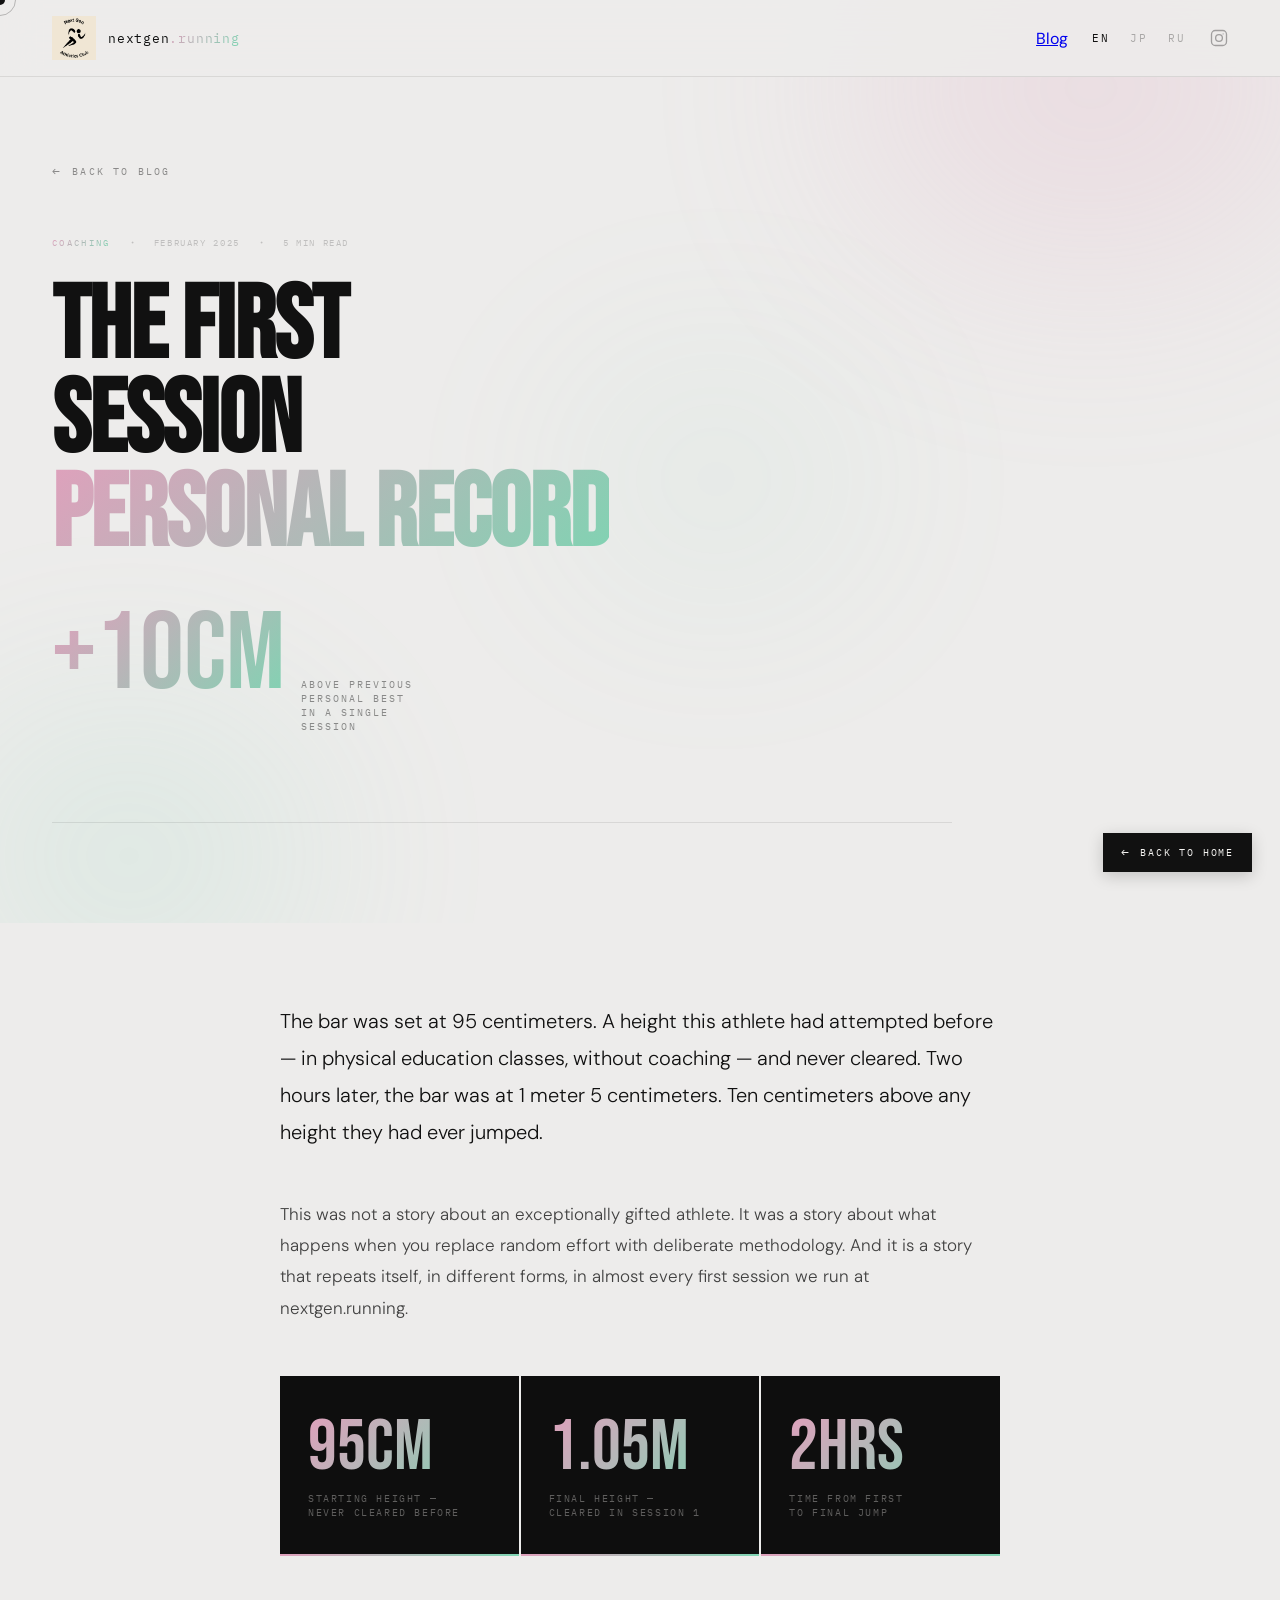
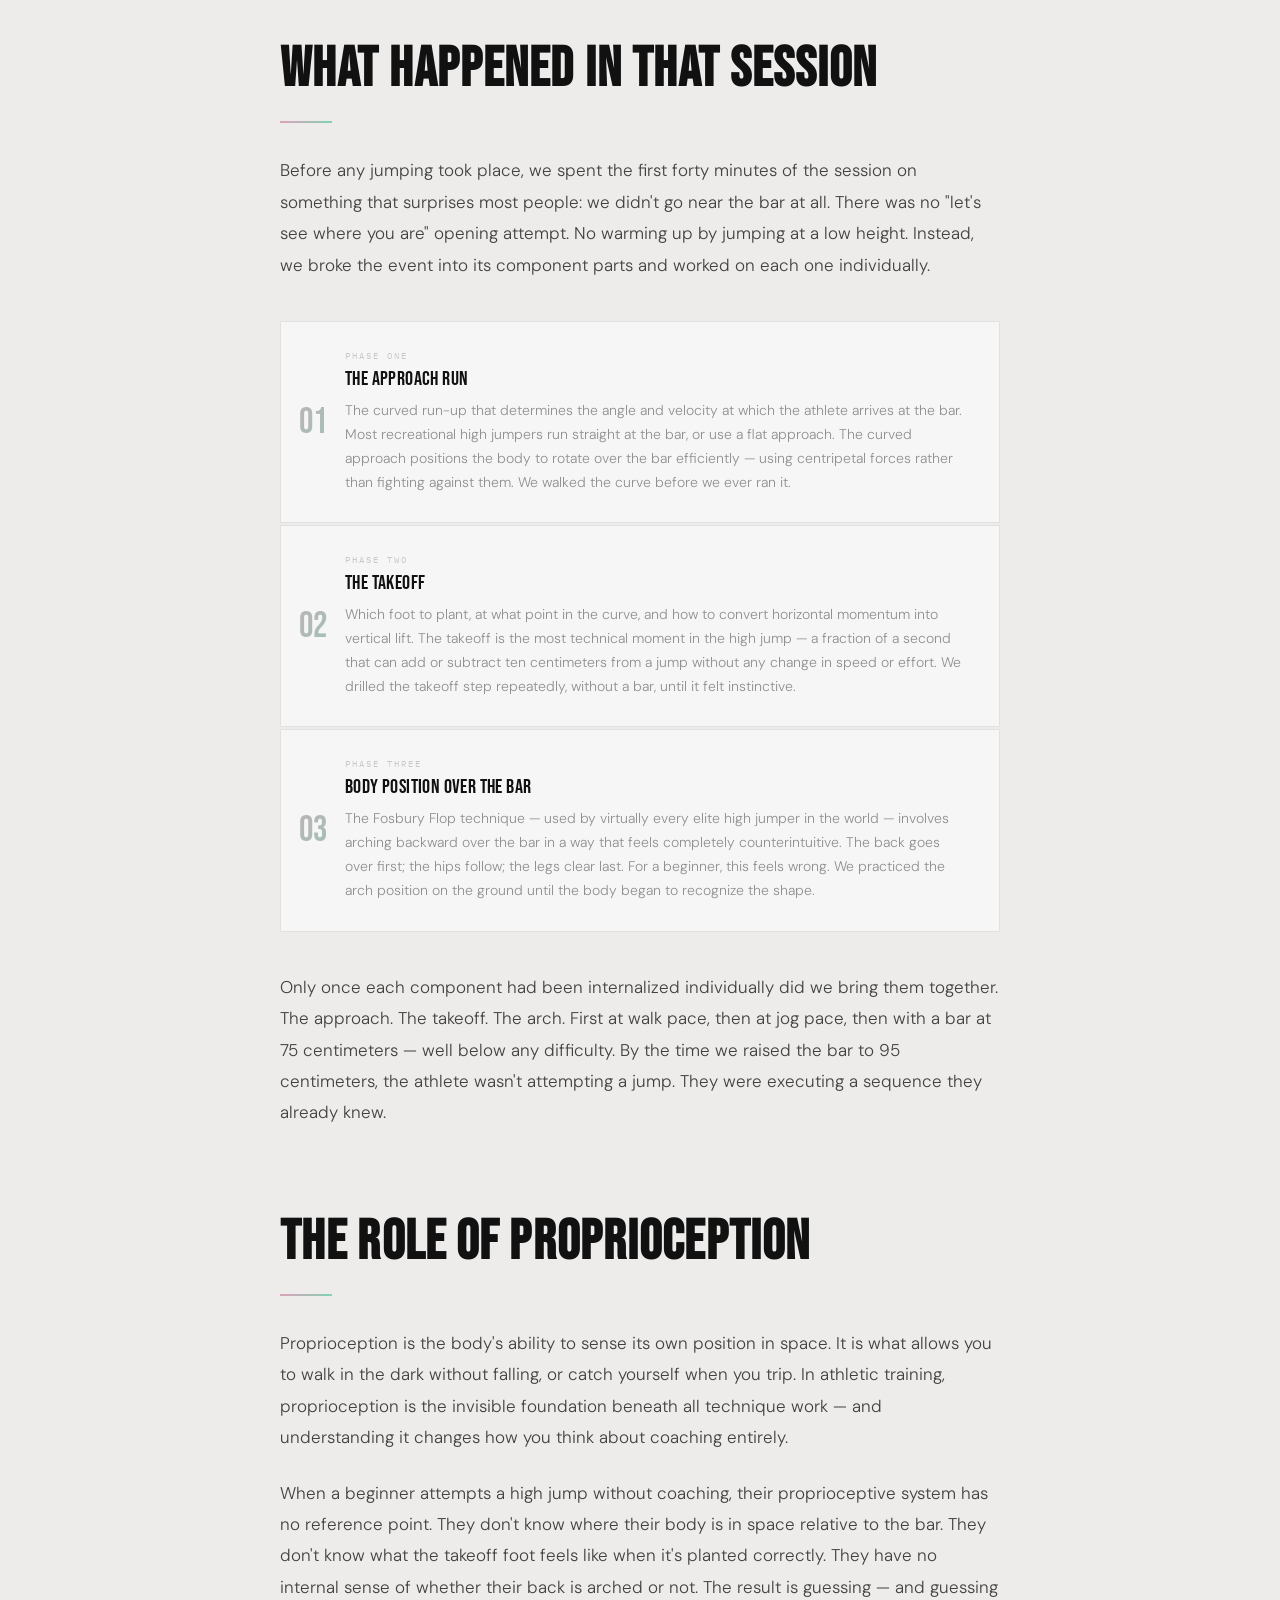
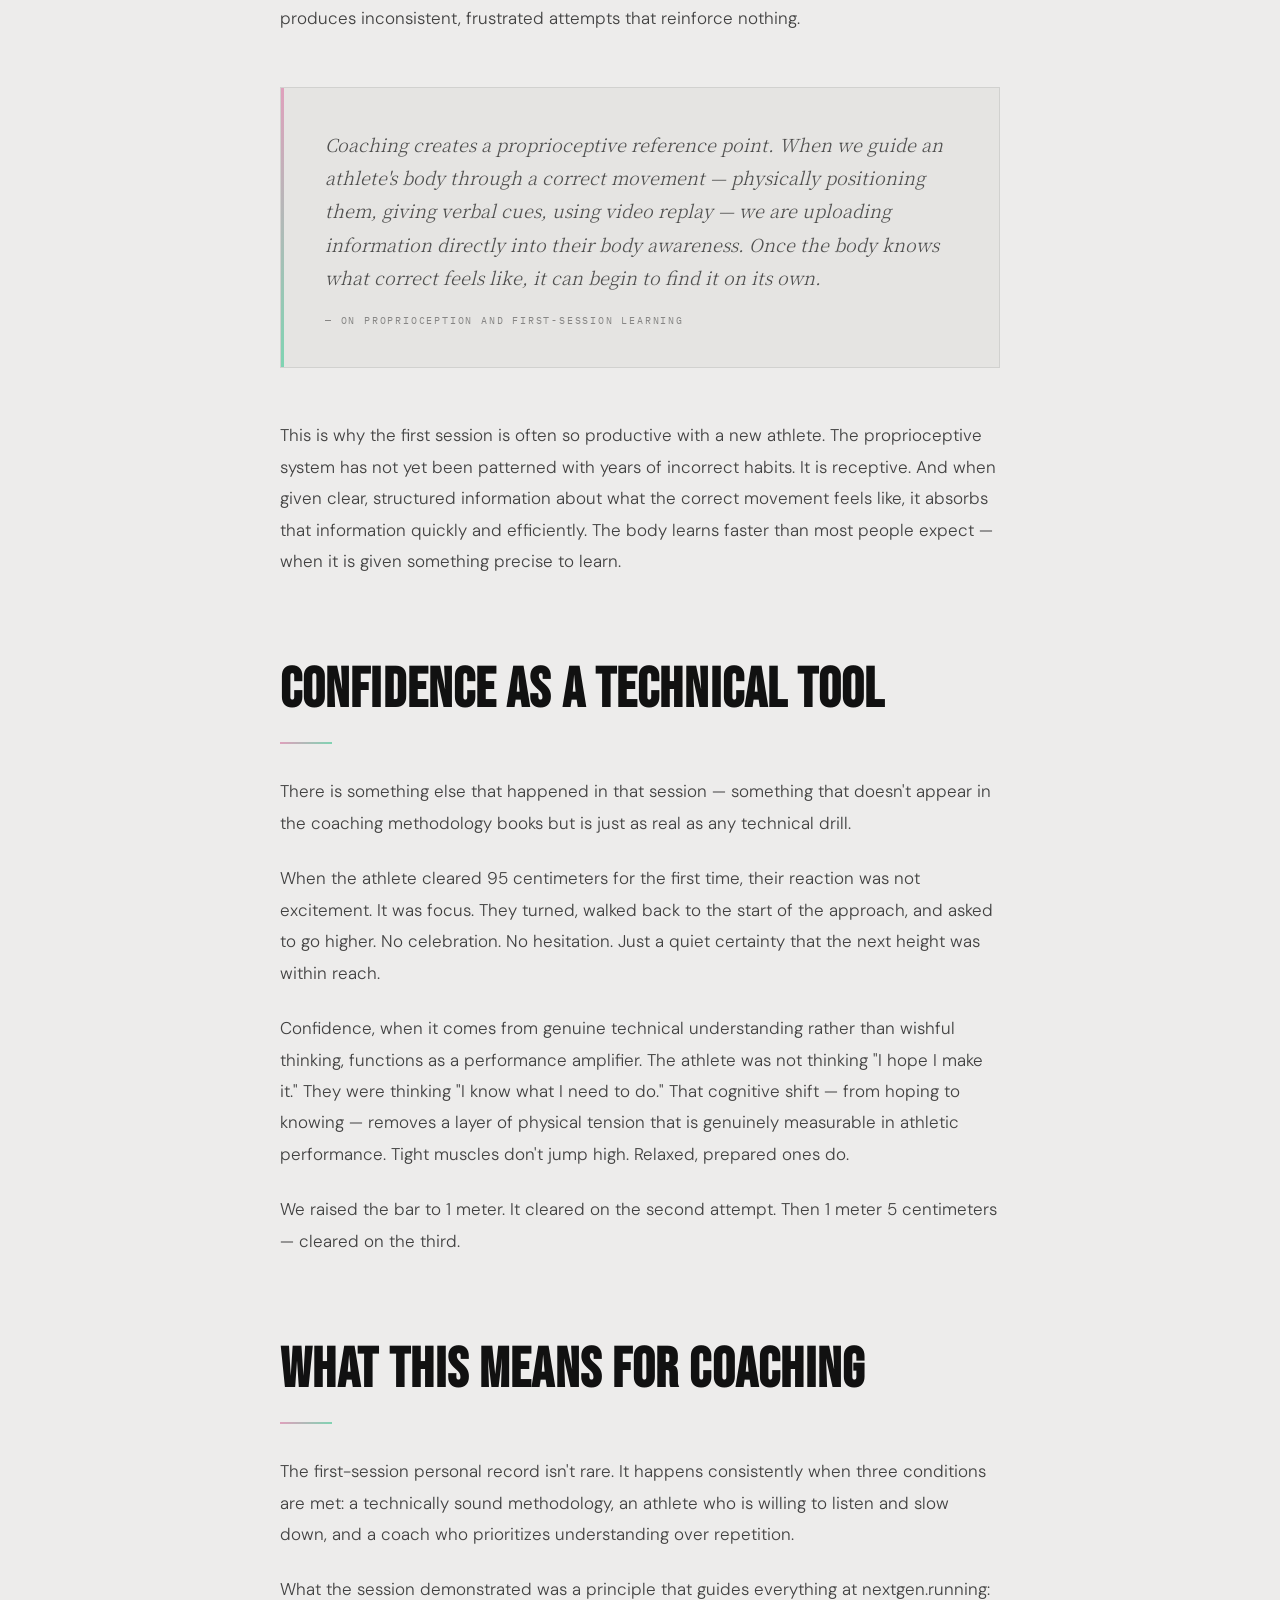
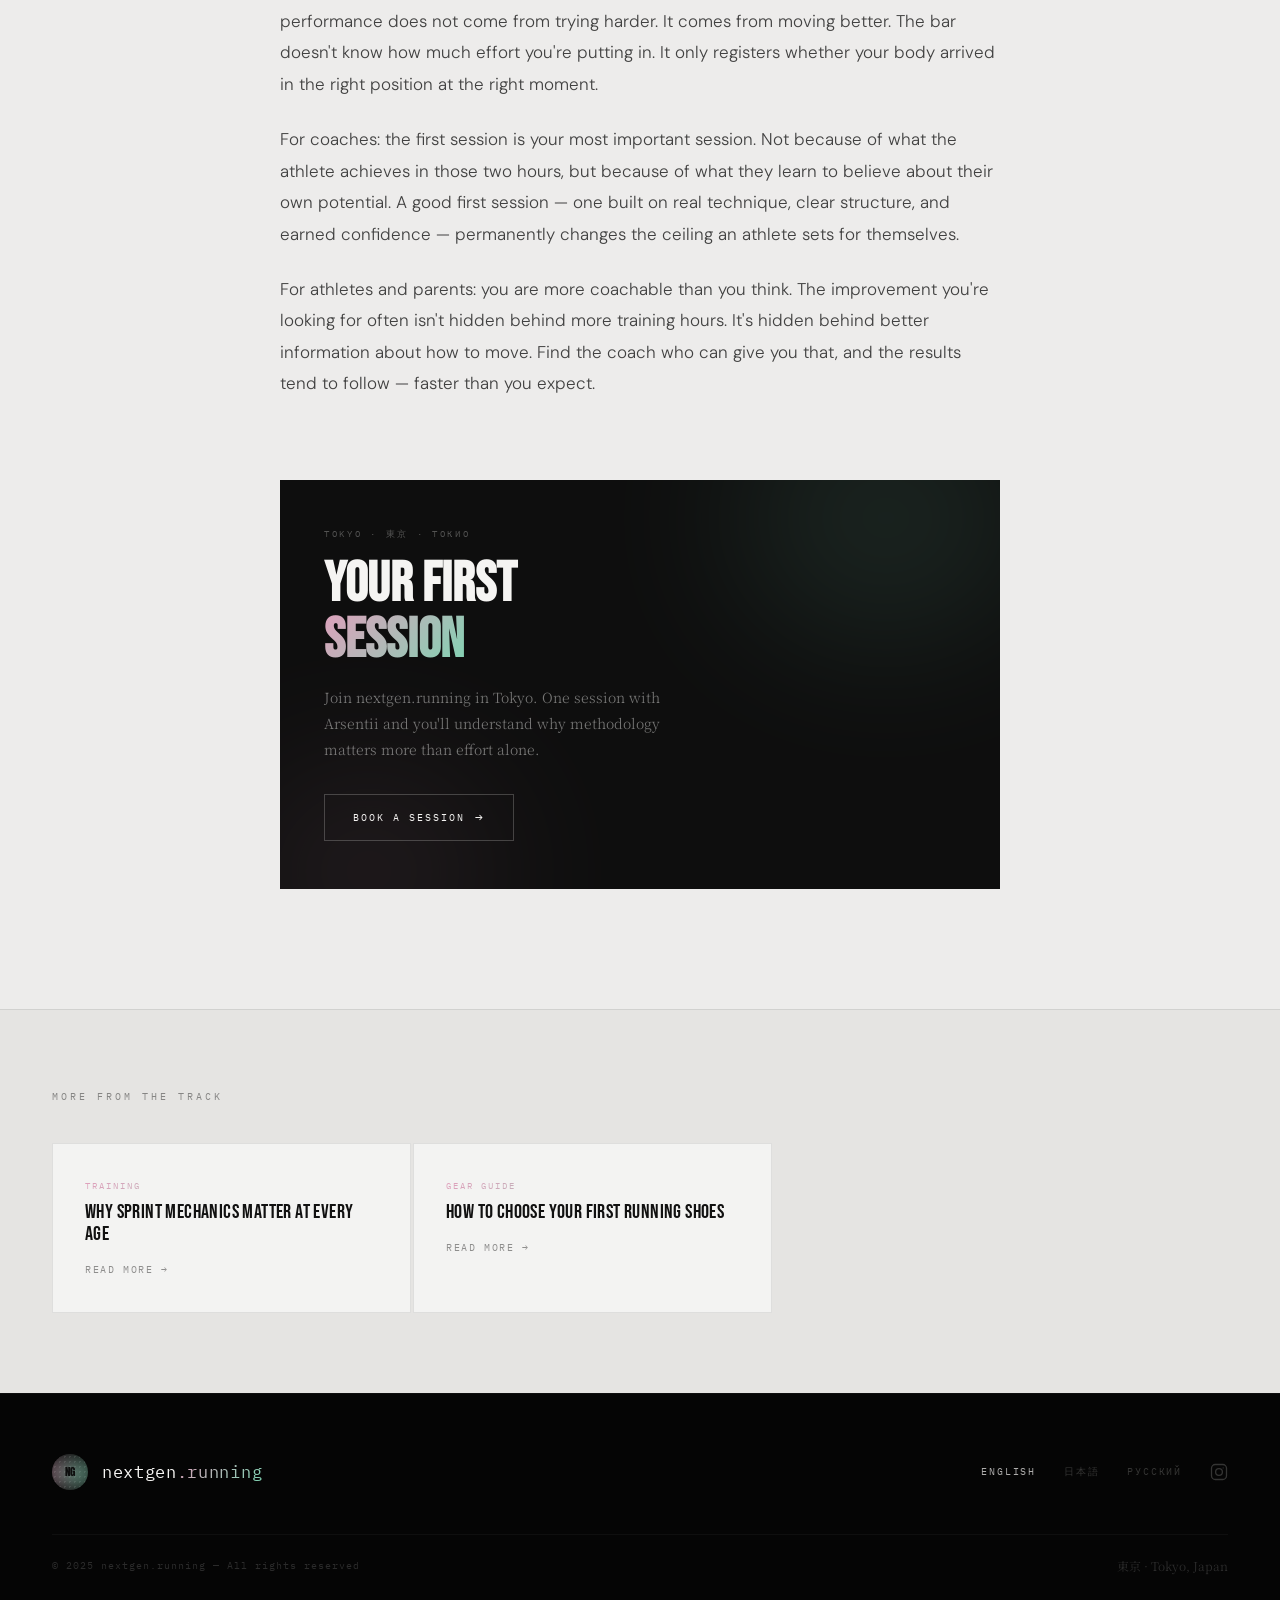
<file: blog/first-session-record.html>
<!DOCTYPE html>
<html lang="en">
<head>
    <meta charset="UTF-8">
    <meta name="viewport" content="width=device-width, initial-scale=1.0">
    <title>The First Session Personal Record — nextgen.running</title>
    <meta name="description" content="How a nextgen.running athlete achieved a high jump personal record in their very first coached session — and what this reveals about the power of methodology, proprioception, and deliberate technique over mere effort.">
    <link rel="preconnect" href="https://fonts.googleapis.com">
    <link rel="preconnect" href="https://fonts.gstatic.com" crossorigin>
    <link href="https://fonts.googleapis.com/css2?family=Bebas+Neue&family=Anton&family=Noto+Serif+JP:wght@300;400;700&family=IBM+Plex+Mono:wght@400;500&family=DM+Sans:ital,wght@0,300;0,400;0,500;1,300&display=swap" rel="stylesheet">
    <link rel="stylesheet" href="../styles.css">
    <style>
        .lang-block { display: none; }
        .lang-block.active { display: block; }

        /* ─── POST HERO ─── */
        .post-hero {
            padding: 160px 52px 100px;
            background: var(--bg);
            position: relative; overflow: hidden;
            min-height: 70vh;
            display: flex; align-items: flex-end;
        }
        .post-hero-blobs { position: absolute; inset: 0; overflow: hidden; pointer-events: none; }
        .post-blob { position: absolute; border-radius: 50%; filter: blur(110px); }
        .post-blob-1 { width: 480px; height: 360px; background: var(--pink); opacity: 0.2; top: -10%; right: -4%; animation: blobA 11s ease-in-out infinite; }
        .post-blob-2 { width: 360px; height: 280px; background: var(--mint); opacity: 0.16; bottom: -8%; left: -4%; animation: blobB 14s ease-in-out infinite; }
        .post-blob-3 { width: 280px; height: 220px; background: var(--mint); opacity: 0.1; top: 40%; left: 45%; animation: blobA 17s ease-in-out infinite reverse; }
        @keyframes blobA { 0%,100%{transform:translate(0,0) scale(1)} 50%{transform:translate(20px,-14px) scale(1.04)} }
        @keyframes blobB { 0%,100%{transform:translate(0,0) scale(1)} 50%{transform:translate(-14px,18px) scale(1.03)} }

        .post-hero-inner { position: relative; z-index: 2; width: 100%; max-width: 900px; }
        .post-back {
            display: inline-flex; align-items: center; gap: 10px;
            font-family: 'IBM Plex Mono', monospace; font-size: 10px;
            letter-spacing: 0.22em; text-transform: uppercase;
            color: var(--muted); text-decoration: none; margin-bottom: 52px;
            opacity: 0; animation: fadeUp 0.6s ease 0.2s forwards; transition: color 0.2s;
        }
        .post-back:hover { color: var(--black); }
        .post-back::before { content: '←'; font-size: 13px; }
        .post-meta { display: flex; align-items: center; gap: 20px; margin-bottom: 28px; opacity: 0; animation: fadeUp 0.6s ease 0.4s forwards; }
        .post-tag { font-family: 'IBM Plex Mono', monospace; font-size: 9px; letter-spacing: 0.26em; text-transform: uppercase; background: var(--iri); -webkit-background-clip: text; background-clip: text; -webkit-text-fill-color: transparent; color: transparent; }
        .post-dot { color: var(--faint); }
        .post-date { font-family: 'IBM Plex Mono', monospace; font-size: 9px; letter-spacing: 0.18em; text-transform: uppercase; color: var(--faint); }
        .post-read-time { font-family: 'IBM Plex Mono', monospace; font-size: 9px; letter-spacing: 0.18em; text-transform: uppercase; color: var(--faint); }
        .post-title { font-family: 'Bebas Neue', sans-serif; font-size: clamp(52px, 8vw, 112px); line-height: 0.92; letter-spacing: -0.01em; color: var(--black); margin-bottom: 36px; opacity: 0; animation: fadeUp 0.9s cubic-bezier(0.16,1,0.3,1) 0.55s forwards; }
        .post-title .iri { background: var(--iri); -webkit-background-clip: text; background-clip: text; -webkit-text-fill-color: transparent; color: transparent; }

        /* Hero stat callout */
        .post-hero-stat { display: inline-flex; align-items: baseline; gap: 16px; margin-bottom: 40px; opacity: 0; animation: fadeUp 0.7s ease 0.75s forwards; }
        .post-hero-stat-num { font-family: 'Bebas Neue', sans-serif; font-size: clamp(64px, 9vw, 110px); line-height: 1; background: var(--iri); -webkit-background-clip: text; background-clip: text; -webkit-text-fill-color: transparent; color: transparent; }
        .post-hero-stat-label { font-family: 'IBM Plex Mono', monospace; font-size: 10px; letter-spacing: 0.2em; text-transform: uppercase; color: var(--muted); line-height: 1.4; max-width: 140px; }
        .post-divider { width: 100%; height: 1px; background: var(--border); margin-top: 48px; }

        /* ─── ARTICLE BODY ─── */
        .post-body { background: var(--bg); padding: 80px 52px 120px; }
        .post-content { max-width: 720px; margin: 0 auto; }
        .post-lead { font-family: 'DM Sans', sans-serif; font-size: 20px; font-weight: 300; line-height: 1.85; color: var(--black); margin-bottom: 48px; opacity: 0; animation: fadeUp 0.8s ease 0.9s forwards; }
        .post-h2 { font-family: 'Bebas Neue', sans-serif; font-size: clamp(34px, 5vw, 56px); letter-spacing: 0.02em; color: var(--black); margin: 80px 0 32px; padding-bottom: 20px; position: relative; }
        .post-h2::after { content: ''; position: absolute; bottom: 0; left: 0; width: 52px; height: 2px; background: var(--iri); }
        .post-h3 { font-family: 'DM Sans', sans-serif; font-size: 17px; font-weight: 500; color: var(--black); margin: 40px 0 14px; letter-spacing: 0.01em; }
        .post-p { font-family: 'DM Sans', sans-serif; font-size: 17px; font-weight: 300; line-height: 1.85; color: rgba(17,17,17,0.78); margin-bottom: 24px; }

        .post-quote { margin: 52px 0; padding: 40px 44px; background: var(--bg-alt); border: 1px solid var(--border); position: relative; }
        .post-quote::before { content: ''; position: absolute; left: 0; top: 0; bottom: 0; width: 3px; background: var(--iri); }
        .post-quote-text { font-family: 'Noto Serif JP', serif; font-weight: 300; font-size: 18px; line-height: 1.85; font-style: italic; color: rgba(17,17,17,0.7); }
        .post-quote-attr { font-family: 'IBM Plex Mono', monospace; font-size: 10px; letter-spacing: 0.18em; text-transform: uppercase; color: var(--muted); margin-top: 20px; display: block; }

        /* Session breakdown steps */
        .post-session-steps { margin: 40px 0; display: flex; flex-direction: column; gap: 2px; }
        .post-session-step { display: flex; gap: 0; background: rgba(255,255,255,0.55); border: 1px solid var(--border); overflow: hidden; position: relative; transition: background 0.3s; }
        .post-session-step:hover { background: rgba(255,255,255,0.9); }
        .post-session-step::after { content: ''; position: absolute; bottom: 0; left: 0; width: 0; height: 2px; background: var(--iri); transition: width 0.4s ease; }
        .post-session-step:hover::after { width: 100%; }
        .post-session-num { width: 64px; flex-shrink: 0; display: flex; align-items: center; justify-content: center; font-family: 'Bebas Neue', sans-serif; font-size: 36px; background: var(--iri); -webkit-background-clip: text; background-clip: text; -webkit-text-fill-color: transparent; color: transparent; padding: 28px 0; }
        .post-session-body { padding: 28px 28px 28px 0; flex: 1; }
        .post-session-label { font-family: 'IBM Plex Mono', monospace; font-size: 9px; letter-spacing: 0.22em; text-transform: uppercase; color: var(--faint); margin-bottom: 6px; }
        .post-session-title { font-family: 'Bebas Neue', sans-serif; font-size: 20px; letter-spacing: 0.02em; color: var(--black); margin-bottom: 8px; }
        .post-session-desc { font-family: 'DM Sans', sans-serif; font-size: 14px; font-weight: 300; line-height: 1.7; color: var(--muted); }

        /* Result stat strip */
        .post-result-strip { margin: 52px 0; display: grid; grid-template-columns: repeat(3, 1fr); gap: 2px; }
        .post-result-cell { padding: 36px 28px; background: var(--dark); position: relative; overflow: hidden; }
        .post-result-cell::after { content: ''; position: absolute; bottom: 0; left: 0; width: 100%; height: 2px; background: var(--iri); }
        .post-result-num { font-family: 'Bebas Neue', sans-serif; font-size: clamp(44px, 6vw, 72px); line-height: 1; background: var(--iri); -webkit-background-clip: text; background-clip: text; -webkit-text-fill-color: transparent; color: transparent; margin-bottom: 8px; }
        .post-result-label { font-family: 'IBM Plex Mono', monospace; font-size: 10px; letter-spacing: 0.16em; text-transform: uppercase; color: rgba(245,244,242,0.35); line-height: 1.4; }

        /* ─── CLOSING CTA ─── */
        .post-closing { margin-top: 80px; padding: 48px 44px; background: var(--dark); position: relative; overflow: hidden; }
        .post-closing-blobs { position: absolute; inset: 0; pointer-events: none; overflow: hidden; }
        .post-closing-blob-1 { position: absolute; width: 300px; height: 240px; background: var(--mint); opacity: 0.12; border-radius: 50%; filter: blur(80px); top: -20%; right: -5%; }
        .post-closing-blob-2 { position: absolute; width: 250px; height: 200px; background: var(--pink); opacity: 0.1; border-radius: 50%; filter: blur(80px); bottom: -20%; left: -5%; }
        .post-closing-inner { position: relative; z-index: 2; }
        .post-closing-eyebrow { font-family: 'IBM Plex Mono', monospace; font-size: 9px; letter-spacing: 0.3em; text-transform: uppercase; color: rgba(245,244,242,0.3); margin-bottom: 16px; }
        .post-closing-title { font-family: 'Bebas Neue', sans-serif; font-size: clamp(36px, 5vw, 56px); color: var(--white); margin-bottom: 16px; line-height: 1; }
        .post-closing-title span { background: var(--iri); -webkit-background-clip: text; background-clip: text; -webkit-text-fill-color: transparent; color: transparent; }
        .post-closing-sub { font-family: 'Noto Serif JP', serif; font-weight: 300; font-size: 14px; line-height: 1.85; color: rgba(245,244,242,0.45); margin-bottom: 32px; max-width: 380px; }
        .post-closing-btn { display: inline-flex; align-items: center; gap: 10px; font-family: 'IBM Plex Mono', monospace; font-size: 10px; letter-spacing: 0.2em; text-transform: uppercase; color: var(--white); text-decoration: none; padding: 14px 28px; border: 1px solid rgba(245,244,242,0.22); transition: border-color 0.2s, background 0.2s; }
        .post-closing-btn:hover { border-color: rgba(245,244,242,0.6); background: rgba(245,244,242,0.05); }
        .post-closing-btn::after { content: '→'; font-size: 13px; }
        .back-home { position: fixed; bottom: 28px; right: 28px; z-index: 90; }
        .back-home-link { display: inline-flex; align-items: center; gap: 10px; font-family: 'IBM Plex Mono', monospace; font-size: 10px; letter-spacing: 0.18em; text-transform: uppercase; color: var(--white); background: var(--black); text-decoration: none; padding: 11px 18px; transition: background 0.2s, opacity 0.2s; box-shadow: 0 4px 16px rgba(0,0,0,0.18); }
        .back-home-link:hover { background: #333; }
        .back-home-arrow { font-size: 13px; transition: transform 0.2s; }
        .back-home-link:hover .back-home-arrow { transform: translateX(-3px); }

        /* ─── RELATED POSTS ─── */
        .post-related { padding: 80px 52px; background: var(--bg-alt); border-top: 1px solid var(--border); }
        .post-related-label { font-family: 'IBM Plex Mono', monospace; font-size: 10px; letter-spacing: 0.3em; text-transform: uppercase; color: var(--muted); margin-bottom: 40px; }
        .post-related-grid { display: grid; grid-template-columns: 1fr 1fr; gap: 2px; max-width: 720px; }
        .post-related-card { background: rgba(255,255,255,0.55); padding: 36px 32px; border: 1px solid var(--border); text-decoration: none; display: flex; flex-direction: column; gap: 10px; position: relative; overflow: hidden; transition: background 0.3s; }
        .post-related-card:hover { background: rgba(255,255,255,0.9); }
        .post-related-card::after { content: ''; position: absolute; bottom: 0; left: 0; width: 0; height: 2px; background: var(--iri); transition: width 0.4s ease; }
        .post-related-card:hover::after { width: 100%; }
        .post-related-tag { font-family: 'IBM Plex Mono', monospace; font-size: 9px; letter-spacing: 0.22em; text-transform: uppercase; background: var(--iri); -webkit-background-clip: text; background-clip: text; -webkit-text-fill-color: transparent; color: transparent; }
        .post-related-title { font-family: 'Bebas Neue', sans-serif; font-size: 20px; letter-spacing: 0.02em; color: var(--black); line-height: 1.1; }
        .post-related-arrow { font-family: 'IBM Plex Mono', monospace; font-size: 10px; letter-spacing: 0.16em; text-transform: uppercase; color: var(--muted); margin-top: 8px; display: inline-flex; align-items: center; gap: 8px; transition: color 0.2s; }
        .post-related-card:hover .post-related-arrow { color: var(--black); }
        .post-related-arrow::after { content: '→'; }

        /* ─── RESPONSIVE ─── */
        @media (max-width: 900px) {
            .post-hero { padding: 130px 24px 72px; min-height: auto; }
            .post-body { padding: 56px 24px 80px; }
            .post-result-strip { grid-template-columns: 1fr 1fr; }
            .post-related { padding: 56px 24px; }
            .post-related-grid { grid-template-columns: 1fr; }
        }
        @media (max-width: 520px) {
            .post-result-strip { grid-template-columns: 1fr; }
        }
    </style>
</head>
<body>

    <div class="cursor" id="cursor"></div>
    <div class="cursor-ring" id="cursorRing"></div>
    <div class="progress-bar" id="progressBar"></div>

    <!-- NAV -->
    <nav>
        <div class="nav-left">
            <img src="../Next%20Gen.png" alt="Next Gen" class="nav-logo-img">
            <a href="../index.html" class="nav-brand">nextgen<span>.running</span></a>
        </div>
        <div class="nav-right">
            <a href="../index.html#blog" class="nav-blog" data-i18n="nav_blog">Blog</a>
            <div class="nav-lang">
                <a href="#" data-lang="en" class="active">EN</a>
                <a href="#" data-lang="jp">JP</a>
                <a href="#" data-lang="ru">RU</a>
            </div>
            <a href="https://www.instagram.com/nextgen.running?igsh=OHNoODNnbjV0Znk4" target="_blank" rel="noopener" class="nav-instagram" aria-label="Instagram">
                <svg width="18" height="18" viewBox="0 0 24 24" fill="none" stroke="currentColor" stroke-width="1.75" stroke-linecap="round" stroke-linejoin="round"><rect x="2" y="2" width="20" height="20" rx="5" ry="5"/><circle cx="12" cy="12" r="4.5"/><circle cx="17.5" cy="6.5" r="0.75" fill="currentColor" stroke="none"/></svg>
            </a>
        </div>
    </nav>

    <!-- BLOG POST HERO (light) -->
    <section class="post-hero">
        <div class="post-hero-blobs">
            <div class="post-blob post-blob-1"></div>
            <div class="post-blob post-blob-2"></div>
            <div class="post-blob post-blob-3"></div>
        </div>
        <div class="post-hero-inner">
            <a href="../index.html#blog" class="post-back" data-i18n="post_back">Back to Blog</a>
            <div class="post-meta">
                <span class="post-tag" data-i18n="post_tag">Coaching</span>
                <span class="post-dot">·</span>
                <span class="post-date" data-i18n="post_date">February 2025</span>
                <span class="post-dot">·</span>
                <span class="post-read-time" data-i18n="post_readtime">5 min read</span>
            </div>
            <h1 class="post-title" data-i18n="post_title">THE FIRST<br>SESSION<br><span class="iri">PERSONAL RECORD</span></h1>
            <div class="post-hero-stat">
                <span class="post-hero-stat-num">+10cm</span>
                <span class="post-hero-stat-label" data-i18n="post_stat_label">above previous personal best in a single session</span>
            </div>
            <div class="post-divider"></div>
        </div>
    </section>

    <!-- ARTICLE BODY -->
    <article class="post-body">
        <div class="post-content">

            <!-- ENGLISH -->
            <div class="lang-block lang-en">
                <p class="post-lead">The bar was set at 95 centimeters. A height this athlete had attempted before — in physical education classes, without coaching — and never cleared. Two hours later, the bar was at 1 meter 5 centimeters. Ten centimeters above any height they had ever jumped.</p>
                <p class="post-p">This was not a story about an exceptionally gifted athlete. It was a story about what happens when you replace random effort with deliberate methodology. And it is a story that repeats itself, in different forms, in almost every first session we run at nextgen.running.</p>

                <!-- RESULT STRIP -->
                <div class="post-result-strip reveal">
                    <div class="post-result-cell">
                        <div class="post-result-num">95cm</div>
                        <div class="post-result-label">Starting height —<br>never cleared before</div>
                    </div>
                    <div class="post-result-cell">
                        <div class="post-result-num">1.05m</div>
                        <div class="post-result-label">Final height —<br>cleared in session 1</div>
                    </div>
                    <div class="post-result-cell">
                        <div class="post-result-num">2hrs</div>
                        <div class="post-result-label">Time from first<br>to final jump</div>
                    </div>
                </div>

                <h2 class="post-h2 reveal">WHAT HAPPENED IN THAT SESSION</h2>
                <p class="post-p">Before any jumping took place, we spent the first forty minutes of the session on something that surprises most people: we didn't go near the bar at all. There was no "let's see where you are" opening attempt. No warming up by jumping at a low height. Instead, we broke the event into its component parts and worked on each one individually.</p>
                <div class="post-session-steps reveal">
                    <div class="post-session-step">
                        <div class="post-session-num">01</div>
                        <div class="post-session-body">
                            <div class="post-session-label">Phase One</div>
                            <div class="post-session-title">THE APPROACH RUN</div>
                            <p class="post-session-desc">The curved run-up that determines the angle and velocity at which the athlete arrives at the bar. Most recreational high jumpers run straight at the bar, or use a flat approach. The curved approach positions the body to rotate over the bar efficiently — using centripetal forces rather than fighting against them. We walked the curve before we ever ran it.</p>
                        </div>
                    </div>
                    <div class="post-session-step">
                        <div class="post-session-num">02</div>
                        <div class="post-session-body">
                            <div class="post-session-label">Phase Two</div>
                            <div class="post-session-title">THE TAKEOFF</div>
                            <p class="post-session-desc">Which foot to plant, at what point in the curve, and how to convert horizontal momentum into vertical lift. The takeoff is the most technical moment in the high jump — a fraction of a second that can add or subtract ten centimeters from a jump without any change in speed or effort. We drilled the takeoff step repeatedly, without a bar, until it felt instinctive.</p>
                        </div>
                    </div>
                    <div class="post-session-step">
                        <div class="post-session-num">03</div>
                        <div class="post-session-body">
                            <div class="post-session-label">Phase Three</div>
                            <div class="post-session-title">BODY POSITION OVER THE BAR</div>
                            <p class="post-session-desc">The Fosbury Flop technique — used by virtually every elite high jumper in the world — involves arching backward over the bar in a way that feels completely counterintuitive. The back goes over first; the hips follow; the legs clear last. For a beginner, this feels wrong. We practiced the arch position on the ground until the body began to recognize the shape.</p>
                        </div>
                    </div>
                </div>
                <p class="post-p">Only once each component had been internalized individually did we bring them together. The approach. The takeoff. The arch. First at walk pace, then at jog pace, then with a bar at 75 centimeters — well below any difficulty. By the time we raised the bar to 95 centimeters, the athlete wasn't attempting a jump. They were executing a sequence they already knew.</p>

                <h2 class="post-h2 reveal">THE ROLE OF PROPRIOCEPTION</h2>
                <p class="post-p">Proprioception is the body's ability to sense its own position in space. It is what allows you to walk in the dark without falling, or catch yourself when you trip. In athletic training, proprioception is the invisible foundation beneath all technique work — and understanding it changes how you think about coaching entirely.</p>
                <p class="post-p">When a beginner attempts a high jump without coaching, their proprioceptive system has no reference point. They don't know where their body is in space relative to the bar. They don't know what the takeoff foot feels like when it's planted correctly. They have no internal sense of whether their back is arched or not. The result is guessing — and guessing produces inconsistent, frustrated attempts that reinforce nothing.</p>
                <div class="post-quote">
                    <p class="post-quote-text">Coaching creates a proprioceptive reference point. When we guide an athlete's body through a correct movement — physically positioning them, giving verbal cues, using video replay — we are uploading information directly into their body awareness. Once the body knows what correct feels like, it can begin to find it on its own.</p>
                    <p class="post-quote-attr">— on proprioception and first-session learning</p>
                </div>
                <p class="post-p">This is why the first session is often so productive with a new athlete. The proprioceptive system has not yet been patterned with years of incorrect habits. It is receptive. And when given clear, structured information about what the correct movement feels like, it absorbs that information quickly and efficiently. The body learns faster than most people expect — when it is given something precise to learn.</p>

                <h2 class="post-h2 reveal">CONFIDENCE AS A TECHNICAL TOOL</h2>
                <p class="post-p">There is something else that happened in that session — something that doesn't appear in the coaching methodology books but is just as real as any technical drill.</p>
                <p class="post-p">When the athlete cleared 95 centimeters for the first time, their reaction was not excitement. It was focus. They turned, walked back to the start of the approach, and asked to go higher. No celebration. No hesitation. Just a quiet certainty that the next height was within reach.</p>
                <p class="post-p">Confidence, when it comes from genuine technical understanding rather than wishful thinking, functions as a performance amplifier. The athlete was not thinking "I hope I make it." They were thinking "I know what I need to do." That cognitive shift — from hoping to knowing — removes a layer of physical tension that is genuinely measurable in athletic performance. Tight muscles don't jump high. Relaxed, prepared ones do.</p>
                <p class="post-p">We raised the bar to 1 meter. It cleared on the second attempt. Then 1 meter 5 centimeters — cleared on the third.</p>

                <h2 class="post-h2 reveal">WHAT THIS MEANS FOR COACHING</h2>
                <p class="post-p">The first-session personal record isn't rare. It happens consistently when three conditions are met: a technically sound methodology, an athlete who is willing to listen and slow down, and a coach who prioritizes understanding over repetition.</p>
                <p class="post-p">What the session demonstrated was a principle that guides everything at nextgen.running: performance does not come from trying harder. It comes from moving better. The bar doesn't know how much effort you're putting in. It only registers whether your body arrived in the right position at the right moment.</p>
                <p class="post-p">For coaches: the first session is your most important session. Not because of what the athlete achieves in those two hours, but because of what they learn to believe about their own potential. A good first session — one built on real technique, clear structure, and earned confidence — permanently changes the ceiling an athlete sets for themselves.</p>
                <p class="post-p">For athletes and parents: you are more coachable than you think. The improvement you're looking for often isn't hidden behind more training hours. It's hidden behind better information about how to move. Find the coach who can give you that, and the results tend to follow — faster than you expect.</p>

                <div class="post-closing reveal">
                    <div class="post-closing-blobs"><div class="post-closing-blob-1"></div><div class="post-closing-blob-2"></div></div>
                    <div class="post-closing-inner">
                        <p class="post-closing-eyebrow">Tokyo · 東京 · Токио</p>
                        <h3 class="post-closing-title">YOUR FIRST<br><span>SESSION</span></h3>
                        <p class="post-closing-sub">Join nextgen.running in Tokyo. One session with Arsentii and you'll understand why methodology matters more than effort alone.</p>
                        <a href="../index.html#cta" class="post-closing-btn">Book a Session</a>
                    </div>
                </div>
            </div>

            <!-- RUSSIAN -->
            <div class="lang-block lang-ru">
                <p class="post-lead">Планка стояла на отметке 95 сантиметров. Высота, которую этот атлет уже пробовал — на уроках физкультуры, без тренера, — и никогда не брал. Два часа спустя планка была на 1 метре 5 сантиметрах. На десять сантиметров выше любой высоты, которую он когда-либо прыгал.</p>
                <p class="post-p">Это не история о невероятно одарённом атлете. Это история о том, что происходит, когда случайные усилия заменяются осознанной методологией. И это история, которая повторяется — в разных формах — почти на каждой первой тренировке в nextgen.running.</p>

                <!-- RESULT STRIP -->
                <div class="post-result-strip reveal">
                    <div class="post-result-cell">
                        <div class="post-result-num">95см</div>
                        <div class="post-result-label">Начальная высота —<br>никогда не бралась</div>
                    </div>
                    <div class="post-result-cell">
                        <div class="post-result-num">1.05м</div>
                        <div class="post-result-label">Финальная высота —<br>взята на первой тренировке</div>
                    </div>
                    <div class="post-result-cell">
                        <div class="post-result-num">2ч</div>
                        <div class="post-result-label">Время от первого<br>до последнего прыжка</div>
                    </div>
                </div>

                <h2 class="post-h2 reveal">ЧТО ПРОИЗОШЛО НА ТОЙ ТРЕНИРОВКЕ</h2>
                <p class="post-p">Прежде чем начались прыжки, мы провели первые сорок минут на чём-то, что удивляет большинство людей: к планке мы вообще не подходили. Никаких «давайте посмотрим, где ты сейчас». Никакого разминочного прыжка с малой высоты. Вместо этого мы разложили упражнение на составляющие и проработали каждую в отдельности.</p>
                <div class="post-session-steps reveal">
                    <div class="post-session-step">
                        <div class="post-session-num">01</div>
                        <div class="post-session-body">
                            <div class="post-session-label">Фаза первая</div>
                            <div class="post-session-title">РАЗБЕГ</div>
                            <p class="post-session-desc">Дугообразный разбег, который определяет угол и скорость, с которой атлет подходит к планке. Большинство любителей бегут прямо на планку или с плоского захода. Дугообразный разбег позиционирует тело для эффективного перехода через планку — используя центростремительные силы, а не борясь с ними. Сначала мы шагали по дуге, прежде чем побежали.</p>
                        </div>
                    </div>
                    <div class="post-session-step">
                        <div class="post-session-num">02</div>
                        <div class="post-session-body">
                            <div class="post-session-label">Фаза вторая</div>
                            <div class="post-session-title">ТОЛЧОК</div>
                            <p class="post-session-desc">Какую ногу ставить, в какой точке дуги, и как преобразовать горизонтальный импульс в вертикальный подъём. Толчок — самый технически сложный момент в прыжках в высоту: доля секунды, которая может прибавить или отнять десять сантиметров без изменения скорости или усилий. Мы многократно отрабатывали шаг толчка без планки, пока он не стал инстинктивным.</p>
                        </div>
                    </div>
                    <div class="post-session-step">
                        <div class="post-session-num">03</div>
                        <div class="post-session-body">
                            <div class="post-session-label">Фаза третья</div>
                            <div class="post-session-title">ПОЛОЖЕНИЕ НАД ПЛАНКОЙ</div>
                            <p class="post-session-desc">Техника Фосбери-Флоп — которую используют практически все элитные прыгуны в высоту в мире — предполагает прогиб назад через планку способом, который ощущается совершенно неинтуитивным. Сначала проходит спина, затем бёдра, последними — ноги. Для новичка это кажется неправильным. Мы отрабатывали положение прогиба на земле, пока тело не стало узнавать эту форму.</p>
                        </div>
                    </div>
                </div>
                <p class="post-p">Только когда каждый компонент был освоен отдельно, мы собрали их вместе. Разбег. Толчок. Прогиб. Сначала в темпе ходьбы, потом трусцой, затем с планкой на 75 сантиметрах — значительно ниже любой сложности. К моменту, когда мы подняли планку на 95 сантиметров, атлет не пытался прыгнуть — он выполнял последовательность, которую уже знал.</p>

                <h2 class="post-h2 reveal">РОЛЬ ПРОПРИОЦЕПЦИИ</h2>
                <p class="post-p">Проприоцепция — способность тела ощущать своё положение в пространстве. Именно благодаря ей вы можете ходить в темноте не падая или поймать равновесие, когда споткнулись. В спортивной тренировке проприоцепция — это невидимый фундамент под всей технической работой. И понимание этого полностью меняет подход к тренерству.</p>
                <p class="post-p">Когда новичок без тренера пытается прыгнуть в высоту, его проприоцептивная система не имеет точки отсчёта. Он не знает, где его тело находится относительно планки. Не знает, как ощущается правильно поставленная толчковая нога. Не имеет внутреннего ощущения — прогнут он или нет. Результат — угадывание. А угадывание порождает непоследовательные, фрустрирующие попытки, которые ничего не закрепляют.</p>
                <div class="post-quote">
                    <p class="post-quote-text">Тренинг создаёт проприоцептивную точку отсчёта. Когда мы проводим тело атлета через правильное движение — физически его позиционируя, давая словесные подсказки, используя видеоразбор — мы загружаем информацию непосредственно в его телесное восприятие. Как только тело знает, каким ощущается правильное движение, оно начинает находить его самостоятельно.</p>
                    <p class="post-quote-attr">— о проприоцепции и обучении на первой тренировке</p>
                </div>
                <p class="post-p">Именно поэтому первая тренировка с новым атлетом часто столь продуктивна. Проприоцептивная система ещё не закрепила годами неправильные привычки. Она восприимчива. И когда ей предоставляется чёткая, структурированная информация о том, каким ощущается правильное движение, она усваивает эту информацию быстро и эффективно. Тело учится быстрее, чем ожидает большинство людей — когда получает что-то точное для освоения.</p>

                <h2 class="post-h2 reveal">УВЕРЕННОСТЬ КАК ТЕХНИЧЕСКИЙ ИНСТРУМЕНТ</h2>
                <p class="post-p">В той тренировке произошло ещё кое-что — что не попадает в методические книги, но столь же реально, как любое упражнение.</p>
                <p class="post-p">Когда атлет взял 95 сантиметров впервые, его реакция была не радостью. Это была сосредоточенность. Он повернулся, вернулся к началу разбега и попросил поднять выше. Никаких праздновий. Никаких колебаний. Только тихая уверенность, что следующая высота ему по силам.</p>
                <p class="post-p">Уверенность, которая исходит из подлинного технического понимания, а не из желаемого мышления, работает как усилитель результата. Атлет думал не «надеюсь, получится», а «я знаю, что нужно сделать». Это когнитивное смещение — от надежды к знанию — снимает уровень физического напряжения, которое реально измеримо в спортивном выступлении. Напряжённые мышцы не прыгают высоко. Расслабленные, подготовленные — прыгают.</p>
                <p class="post-p">Мы подняли планку на 1 метр. Взято со второй попытки. Затем 1 метр 5 сантиметров — взято с третьей.</p>

                <h2 class="post-h2 reveal">ЧТО ЭТО ЗНАЧИТ ДЛЯ ТРЕНЕРСТВА</h2>
                <p class="post-p">Личный рекорд на первой тренировке — не редкость. Это происходит стабильно при выполнении трёх условий: технически обоснованная методология, атлет, готовый слушать и замедлиться, и тренер, который ставит понимание выше повторения.</p>
                <p class="post-p">То, что показала тренировка, — это принцип, который направляет всё в nextgen.running: результат приходит не от того, что ты сильнее стараешься. Он приходит от того, что ты лучше двигаешься. Планке безразлично, сколько усилий ты вкладываешь. Она регистрирует только одно: оказалось ли твоё тело в правильном положении в нужный момент.</p>
                <p class="post-p">Для тренеров: первая тренировка — ваша самая важная тренировка. Не из-за того, чего атлет достигает за эти два часа, а из-за того, во что он начинает верить относительно своего потенциала. Хорошая первая тренировка — выстроенная на реальной технике, чёткой структуре и заслуженной уверенности — навсегда меняет потолок, который атлет устанавливает для себя.</p>
                <p class="post-p">Для атлетов и родителей: вы более обучаемы, чем думаете. Прогресс, который вы ищете, часто скрыт не за большим количеством тренировочных часов, а за лучшей информацией о том, как двигаться. Найдите тренера, который может дать вам это, — и результаты, как правило, приходят быстрее, чем вы ожидаете.</p>

                <div class="post-closing reveal">
                    <div class="post-closing-blobs"><div class="post-closing-blob-1"></div><div class="post-closing-blob-2"></div></div>
                    <div class="post-closing-inner">
                        <p class="post-closing-eyebrow">Tokyo · 東京 · Токио</p>
                        <h3 class="post-closing-title">ТВОЯ ПЕРВАЯ<br><span>ТРЕНИРОВКА</span></h3>
                        <p class="post-closing-sub">Присоединяйтесь к nextgen.running в Токио. Одно занятие с Арсентием — и вы поймёте, почему методология важнее одних лишь усилий.</p>
                        <a href="../index.html#cta" class="post-closing-btn">Записаться</a>
                    </div>
                </div>
            </div>

            <!-- JAPANESE -->
            <div class="lang-block lang-jp">
                <p class="post-lead">バーは95センチに設定されていました。このアスリートが以前、体育の授業でコーチなしに挑戦したことがある高さ——でも、一度もクリアできなかった高さです。2時間後、バーは1メートル5センチに上がっていました。これまで跳んだことのある最高記録より10センチ高い記録です。</p>
                <p class="post-p">これは例外的に才能のある選手の話ではありません。これは、無計画な努力を意図的な方法論に置き換えたときに何が起こるかという話です。そして、これはnextgen.runningのほぼすべての初回セッションで、異なる形で繰り返される話です。</p>

                <!-- RESULT STRIP -->
                <div class="post-result-strip reveal">
                    <div class="post-result-cell">
                        <div class="post-result-num">95cm</div>
                        <div class="post-result-label">開始時の高さ——<br>これまで越えられなかった</div>
                    </div>
                    <div class="post-result-cell">
                        <div class="post-result-num">1.05m</div>
                        <div class="post-result-label">最終的な高さ——<br>初回セッションで達成</div>
                    </div>
                    <div class="post-result-cell">
                        <div class="post-result-num">2時間</div>
                        <div class="post-result-label">最初から<br>最後の跳躍までの時間</div>
                    </div>
                </div>

                <h2 class="post-h2 reveal">そのセッションで何が起きたか</h2>
                <p class="post-p">跳躍が始まる前に、私たちはセッションの最初の40分間を、多くの人が驚くことに費やしました：バーには近づきもしませんでした。「今どこまでできるか見てみよう」という最初の試みもありませんでした。低い高さからウォームアップする跳躍もありませんでした。代わりに、その競技を構成要素に分解し、それぞれを個別に練習しました。</p>
                <div class="post-session-steps reveal">
                    <div class="post-session-step">
                        <div class="post-session-num">01</div>
                        <div class="post-session-body">
                            <div class="post-session-label">フェーズ1</div>
                            <div class="post-session-title">助走</div>
                            <p class="post-session-desc">アスリートがバーに到達する角度と速度を決める曲線の助走。多くのアマチュア高跳び選手はバーに向かって直線で走るか、フラットなアプローチを使います。曲線アプローチは遠心力を利用してバーを効率的に超えるよう体を位置づけます。走る前に曲線を歩きました。</p>
                        </div>
                    </div>
                    <div class="post-session-step">
                        <div class="post-session-num">02</div>
                        <div class="post-session-body">
                            <div class="post-session-label">フェーズ2</div>
                            <div class="post-session-title">踏み切り</div>
                            <p class="post-session-desc">どちらの足を踏み切るか、カーブのどの地点で、そして水平方向の勢いをどのように垂直方向の跳躍に変換するか。踏み切りは高跳びで最も技術的な瞬間です——速度や努力を変えることなく、10センチを加えたり引いたりできる一瞬です。バーなしで踏み切りステップを何度も繰り返し、本能的に感じるまで練習しました。</p>
                        </div>
                    </div>
                    <div class="post-session-step">
                        <div class="post-session-num">03</div>
                        <div class="post-session-body">
                            <div class="post-session-label">フェーズ3</div>
                            <div class="post-session-title">バー上の体の姿勢</div>
                            <p class="post-session-desc">フォスベリーフロップ技術——世界のほぼすべてのエリート高跳び選手が使用する——は、全く直感に反するように感じる方法でバーの上を後ろ向きにアーチを描くことを含みます。最初に背中が通り、次に腰が続き、最後に脚がクリアします。初心者にとって、これは間違いに感じます。体がその形を認識するまで、地面でアーチ姿勢を練習しました。</p>
                        </div>
                    </div>
                </div>
                <p class="post-p">各コンポーネントが個別に習得されてから初めて、それらを組み合わせました。助走。踏み切り。アーチ。最初はゆっくり歩いて、次にジョグのペースで、そして75センチのバーで——どんな困難さも十分に下回る高さで。バーが95センチに上がったとき、アスリートは跳躍を試みていませんでした。すでに知っているシーケンスを実行していたのです。</p>

                <h2 class="post-h2 reveal">固有感覚の役割</h2>
                <p class="post-p">固有感覚とは、体が空間における自分の位置を感知する能力です。暗闇の中でも転ばずに歩けるのも、つまずいたときに体を立て直せるのも、この能力によるものです。スポーツトレーニングにおいて、固有感覚はすべての技術作業の下にある見えない基盤です——そしてそれを理解することで、コーチングについての考え方が根本的に変わります。</p>
                <p class="post-p">初心者がコーチングなしで高跳びを試みるとき、彼らの固有感覚系には基準点がありません。バーに対して体がどこにあるのかがわかりません。踏み切り足が正しく植えられたときの感覚がわかりません。自分が弓なりになっているかどうかの内的感覚がありません。結果は推測——推測は一貫性なく、フラストレーションの溜まる試みを生み出し、何も固定しません。</p>
                <div class="post-quote">
                    <p class="post-quote-text">コーチングは固有感覚の基準点を作ります。アスリートの体を正しい動きに導くとき——物理的に位置づけ、言葉でキューを与え、映像を使って——私たちは体の意識に直接情報をアップロードしています。体が正しい感覚を知ると、独自にそれを見つけ始めます。</p>
                    <p class="post-quote-attr">— 固有感覚と初回セッションの学習について</p>
                </div>
                <p class="post-p">これが、新しいアスリートとの初回セッションがしばしば非常に生産的な理由です。固有感覚系はまだ何年もの誤った習慣でパターン化されていません。受容的です。そして正しい動きがどう感じるかについて明確で構造化された情報を与えられると、その情報を素早く効率的に吸収します。体は多くの人が期待するよりも速く学習します——学ぶべき精密なものが与えられたとき。</p>

                <h2 class="post-h2 reveal">技術的ツールとしての自信</h2>
                <p class="post-p">そのセッションには他に何かが起きました——コーチング方法論の本には載っていませんが、あらゆる技術的なドリルと同じくらいリアルなことが。</p>
                <p class="post-p">アスリートが初めて95センチをクリアしたとき、彼の反応は喜びではありませんでした。集中力でした。彼は振り返り、助走の始まりまで歩き戻り、バーを上げるよう求めました。祝福なし。ためらいなし。ただ次の高さが手の届く範囲にあるという静かな確信。</p>
                <p class="post-p">自信は、楽観的な思い込みからではなく本物の技術的理解から来るとき、パフォーマンスを増幅させる機能を持ちます。アスリートは「うまくいくといいな」ではなく「何をすべきか知っている」と考えていました。その認知的な変化——希望から知識へ——は、スポーツパフォーマンスで実際に測定可能な身体的緊張の層を取り除きます。緊張した筋肉は高く跳びません。リラックスした準備済みの筋肉が跳びます。</p>
                <p class="post-p">バーを1メートルに上げました。2回目の試みでクリア。そして1メートル5センチ——3回目でクリア。</p>

                <h2 class="post-h2 reveal">コーチングへの示唆</h2>
                <p class="post-p">初回セッションでの自己記録は珍しくありません。三つの条件が満たされたとき一貫して起こります：技術的に健全な方法論、聞いて落ち着くことができるアスリート、そして繰り返しより理解を優先するコーチ。</p>
                <p class="post-p">そのセッションが示したのは、nextgen.runningでのすべてのことを導く原則です：パフォーマンスはより懸命に努力することからは来ません。より良く動くことから来ます。バーはあなたがどれほど努力しているかを知りません。それが登録するのは一つだけ：体が正しい瞬間に正しい位置に到達したかどうか。</p>
                <p class="post-p">コーチの皆さんへ：初回セッションはあなたの最も重要なセッションです。アスリートがその2時間で何を達成するかではなく、自分の可能性について何を信じるようになるかのために。本物の技術、明確な構造、そして本物の確信に基づいた良い初回セッションは、アスリートが自分のために設定する天井を永遠に変えます。</p>
                <p class="post-p">アスリートと保護者の方へ：あなたは思っているより教わりやすいのです。あなたが探している改善は、多くの場合、より多くのトレーニング時間の背後に隠れているのではありません。どのように動くかについてのより良い情報の背後に隠れています。それを与えられるコーチを見つければ、結果は予想より早くついてくる傾向があります。</p>

                <div class="post-closing reveal">
                    <div class="post-closing-blobs"><div class="post-closing-blob-1"></div><div class="post-closing-blob-2"></div></div>
                    <div class="post-closing-inner">
                        <p class="post-closing-eyebrow">Tokyo · 東京 · Токио</p>
                        <h3 class="post-closing-title">あなたの<br><span>初回セッション</span></h3>
                        <p class="post-closing-sub">東京のnextgen.runningに参加してください。アルセンティとの1回のセッションで、なぜ方法論が努力だけより重要かを理解できます。</p>
                        <a href="../index.html#cta" class="post-closing-btn">参加する</a>
                    </div>
                </div>
            </div>

        </div>
    </article>

    <!-- RELATED POSTS -->
    <section class="post-related">
        <p class="post-related-label" data-i18n="related_label">More from the Track</p>
        <div class="post-related-grid">
            <a href="sprint-mechanics.html" class="post-related-card reveal">
                <span class="post-related-tag" data-i18n="related1_tag">Training</span>
                <span class="post-related-title" data-i18n="related1_title">WHY SPRINT MECHANICS MATTER AT EVERY AGE</span>
                <span class="post-related-arrow" data-i18n="related_read">Read more</span>
            </a>
            <a href="running-shoes.html" class="post-related-card reveal">
                <span class="post-related-tag" data-i18n="related2_tag">Gear Guide</span>
                <span class="post-related-title" data-i18n="related2_title">HOW TO CHOOSE YOUR FIRST RUNNING SHOES</span>
                <span class="post-related-arrow" data-i18n="related_read">Read more</span>
            </a>
        </div>
    </section>

    <!-- FOOTER -->
    <div class="back-home">
        <a href="../index.html" class="back-home-link">
            <span class="back-home-arrow">←</span> <span data-i18n="back_home">Back to Home</span>
        </a>
    </div>

    <footer>
        <div class="footer-inner">
            <div class="footer-left">
                <div class="badge badge--foot"><div class="badge-dots"></div><div class="badge-glow"></div><div class="badge-text">NG</div></div>
                <div class="footer-brand">nextgen<span>.running</span></div>
            </div>
            <div class="footer-right">
                <div class="footer-langs">
                    <a href="#" class="footer-lang active" data-lang="en">ENGLISH</a>
                    <a href="#" class="footer-lang" data-lang="jp">日本語</a>
                    <a href="#" class="footer-lang" data-lang="ru">РУССКИЙ</a>
                </div>
                <a href="https://www.instagram.com/nextgen.running?igsh=OHNoODNnbjV0Znk4" target="_blank" rel="noopener" class="footer-instagram" aria-label="Instagram">
                    <svg width="18" height="18" viewBox="0 0 24 24" fill="none" stroke="currentColor" stroke-width="1.75" stroke-linecap="round" stroke-linejoin="round"><rect x="2" y="2" width="20" height="20" rx="5" ry="5"/><circle cx="12" cy="12" r="4.5"/><circle cx="17.5" cy="6.5" r="0.75" fill="currentColor" stroke="none"/></svg>
                </a>
            </div>
        </div>
        <div class="footer-bottom">
            <p class="footer-copy">© 2025 nextgen.running — All rights reserved</p>
            <p class="footer-location">東京 · Tokyo, Japan</p>
        </div>
    </footer>

    <script>
    const T = {
        en: {
            nav_blog: 'Blog', post_back: 'Back to Blog', back_home: 'Back to Home', post_tag: 'Coaching',
            post_date: 'February 2025', post_readtime: '5 min read',
            post_stat_label: 'above previous personal best<br>in a single session',
            post_title: 'THE FIRST<br>SESSION<br><span class="iri">PERSONAL RECORD</span>',
            related_label: 'More from the Track', related_read: 'Read more',
            related1_tag: 'Training', related1_title: 'WHY SPRINT MECHANICS MATTER AT EVERY AGE',
            related2_tag: 'Gear Guide', related2_title: 'HOW TO CHOOSE YOUR FIRST RUNNING SHOES',
        },
        ru: {
            nav_blog: 'Блог', post_back: 'Назад к блогу', back_home: 'На главную', post_tag: 'Методология',
            post_date: 'Февраль 2025', post_readtime: '5 мин чтения',
            post_stat_label: 'выше предыдущего личного рекорда<br>за одну тренировку',
            post_title: 'ЛИЧНЫЙ РЕКОРД<br>НА ПЕРВОЙ<br><span class="iri">ТРЕНИРОВКЕ</span>',
            related_label: 'Ещё с дорожки', related_read: 'Читать далее',
            related1_tag: 'Тренировки', related1_title: 'ПОЧЕМУ ТЕХНИКА СПРИНТА ВАЖНА В ЛЮБОМ ВОЗРАСТЕ',
            related2_tag: 'Экипировка', related2_title: 'КАК ВЫБРАТЬ ПЕРВЫЕ КРОССОВКИ ДЛЯ БЕГА',
        },
        jp: {
            nav_blog: 'ブログ', post_back: 'ブログへ戻る', back_home: 'ホームへ戻る', post_tag: 'コーチング',
            post_date: '2025年2月', post_readtime: '5分',
            post_stat_label: 'たった1回のセッションで<br>前の自己記録を上回った',
            post_title: '初回セッションで<br><span class="iri">自己記録を更新</span>',
            related_label: 'トラックからもっと読む', related_read: '続きを読む',
            related1_tag: 'トレーニング', related1_title: 'スプリント技術はなぜどの年齢でも重要なのか',
            related2_tag: 'ギアガイド', related2_title: '初めてのランニングシューズの選び方',
        }
    };

    function applyLang(lang) {
        const t = T[lang];
        document.querySelectorAll('[data-i18n]').forEach(el => {
            const key = el.getAttribute('data-i18n');
            if (t[key] !== undefined) el.innerHTML = t[key];
        });
        document.querySelectorAll('.lang-block').forEach(el => el.classList.remove('active'));
        document.querySelectorAll('.lang-' + lang).forEach(el => el.classList.add('active'));
        document.querySelectorAll('[data-lang]').forEach(el => {
            el.classList.toggle('active', el.getAttribute('data-lang') === lang);
        });
        document.documentElement.lang = lang === 'jp' ? 'ja' : lang;
        localStorage.setItem('ng-lang', lang);
    }

    document.querySelectorAll('[data-lang]').forEach(el => {
        el.addEventListener('click', e => { e.preventDefault(); applyLang(el.getAttribute('data-lang')); });
    });

    const initLang = localStorage.getItem('ng-lang') || 'en';
    applyLang(initLang);

    const cursor = document.getElementById('cursor');
    const ring   = document.getElementById('cursorRing');
    let mx = 0, my = 0, rx = 0, ry = 0;
    document.addEventListener('mousemove', e => { mx = e.clientX; my = e.clientY; cursor.style.left = mx+'px'; cursor.style.top = my+'px'; });
    (function animRing() { rx += (mx-rx)*0.11; ry += (my-ry)*0.11; ring.style.left = rx+'px'; ring.style.top = ry+'px'; requestAnimationFrame(animRing); })();
    document.querySelectorAll('a, button').forEach(el => {
        el.addEventListener('mouseenter', () => { cursor.classList.add('hover'); ring.classList.add('hover'); });
        el.addEventListener('mouseleave', () => { cursor.classList.remove('hover'); ring.classList.remove('hover'); });
    });

    const bar = document.getElementById('progressBar');
    window.addEventListener('scroll', () => { bar.style.width = (window.scrollY/(document.documentElement.scrollHeight-innerHeight)*100)+'%'; }, { passive: true });

    const revealObs = new IntersectionObserver(entries => { entries.forEach(e => { if (e.isIntersecting) e.target.classList.add('visible'); }); }, { threshold: 0.1 });
    document.querySelectorAll('.reveal').forEach(el => revealObs.observe(el));
    </script>
</body>
</html>
</file>
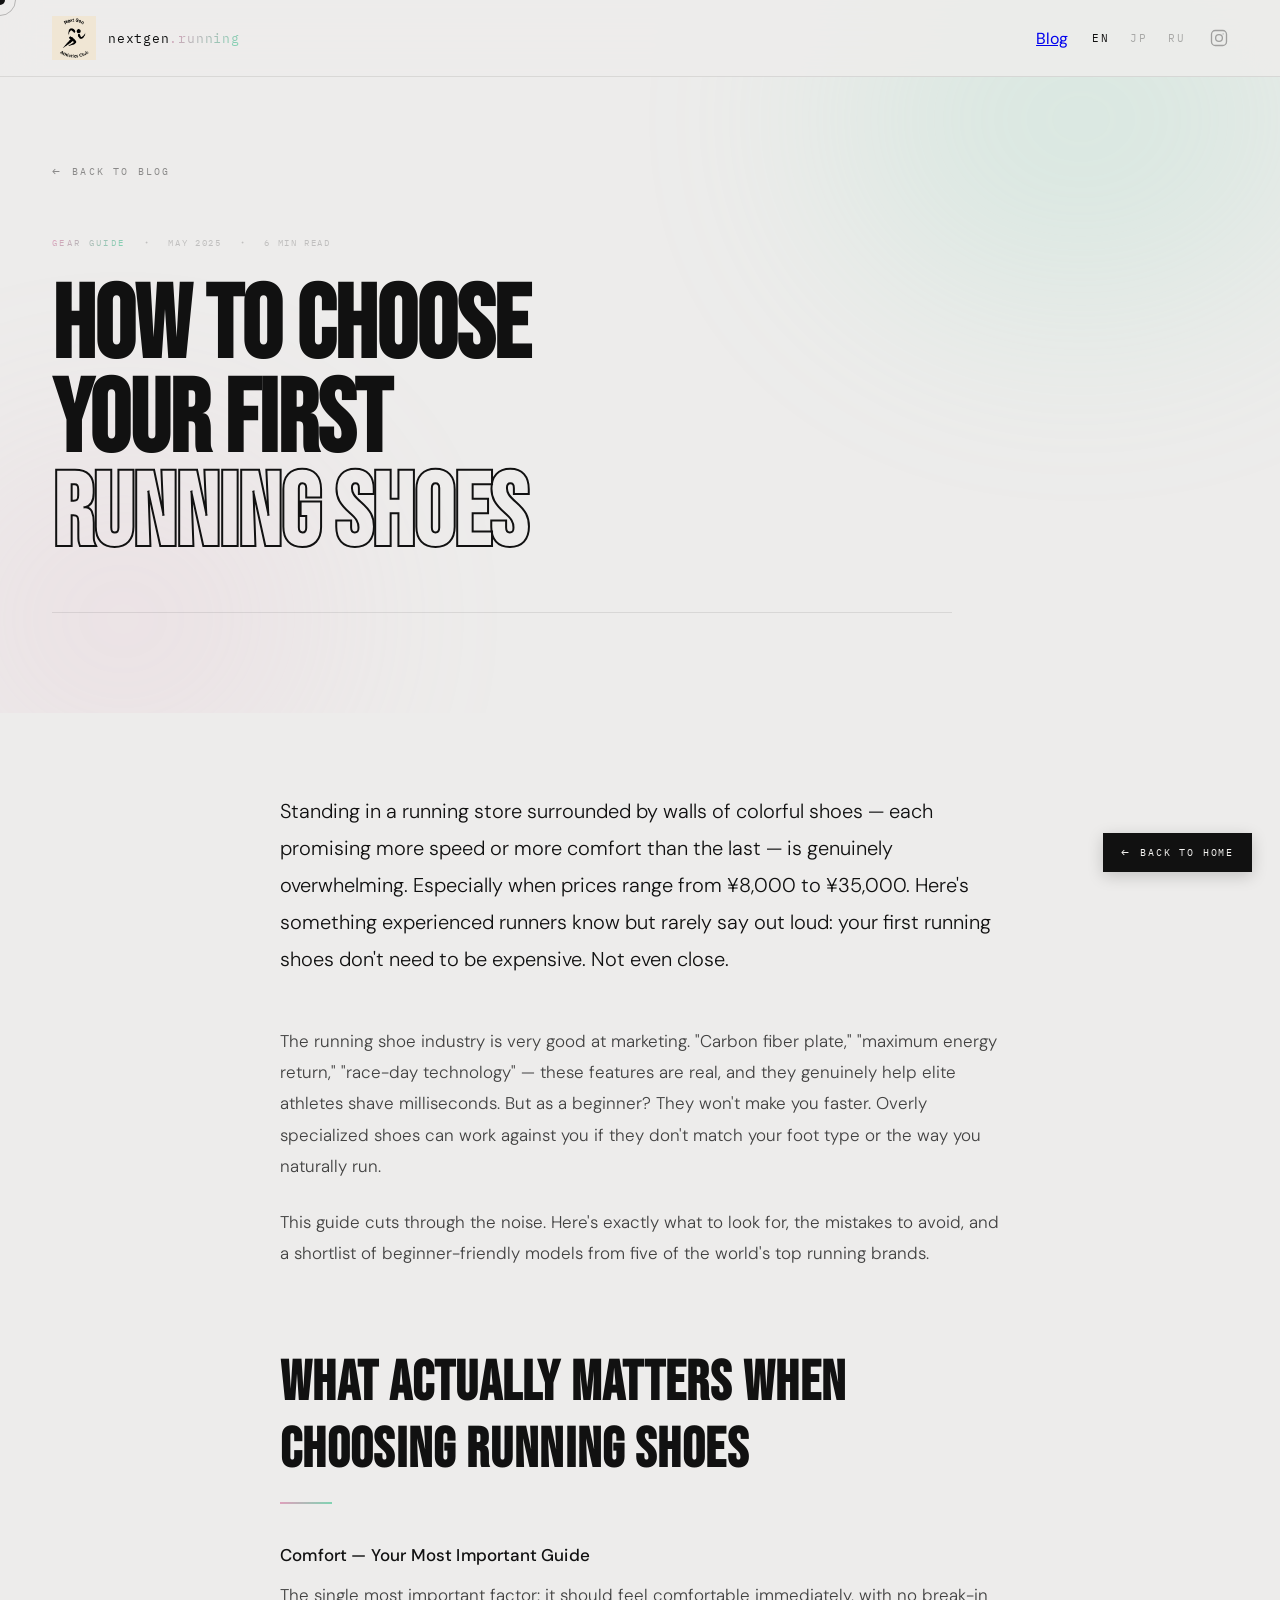
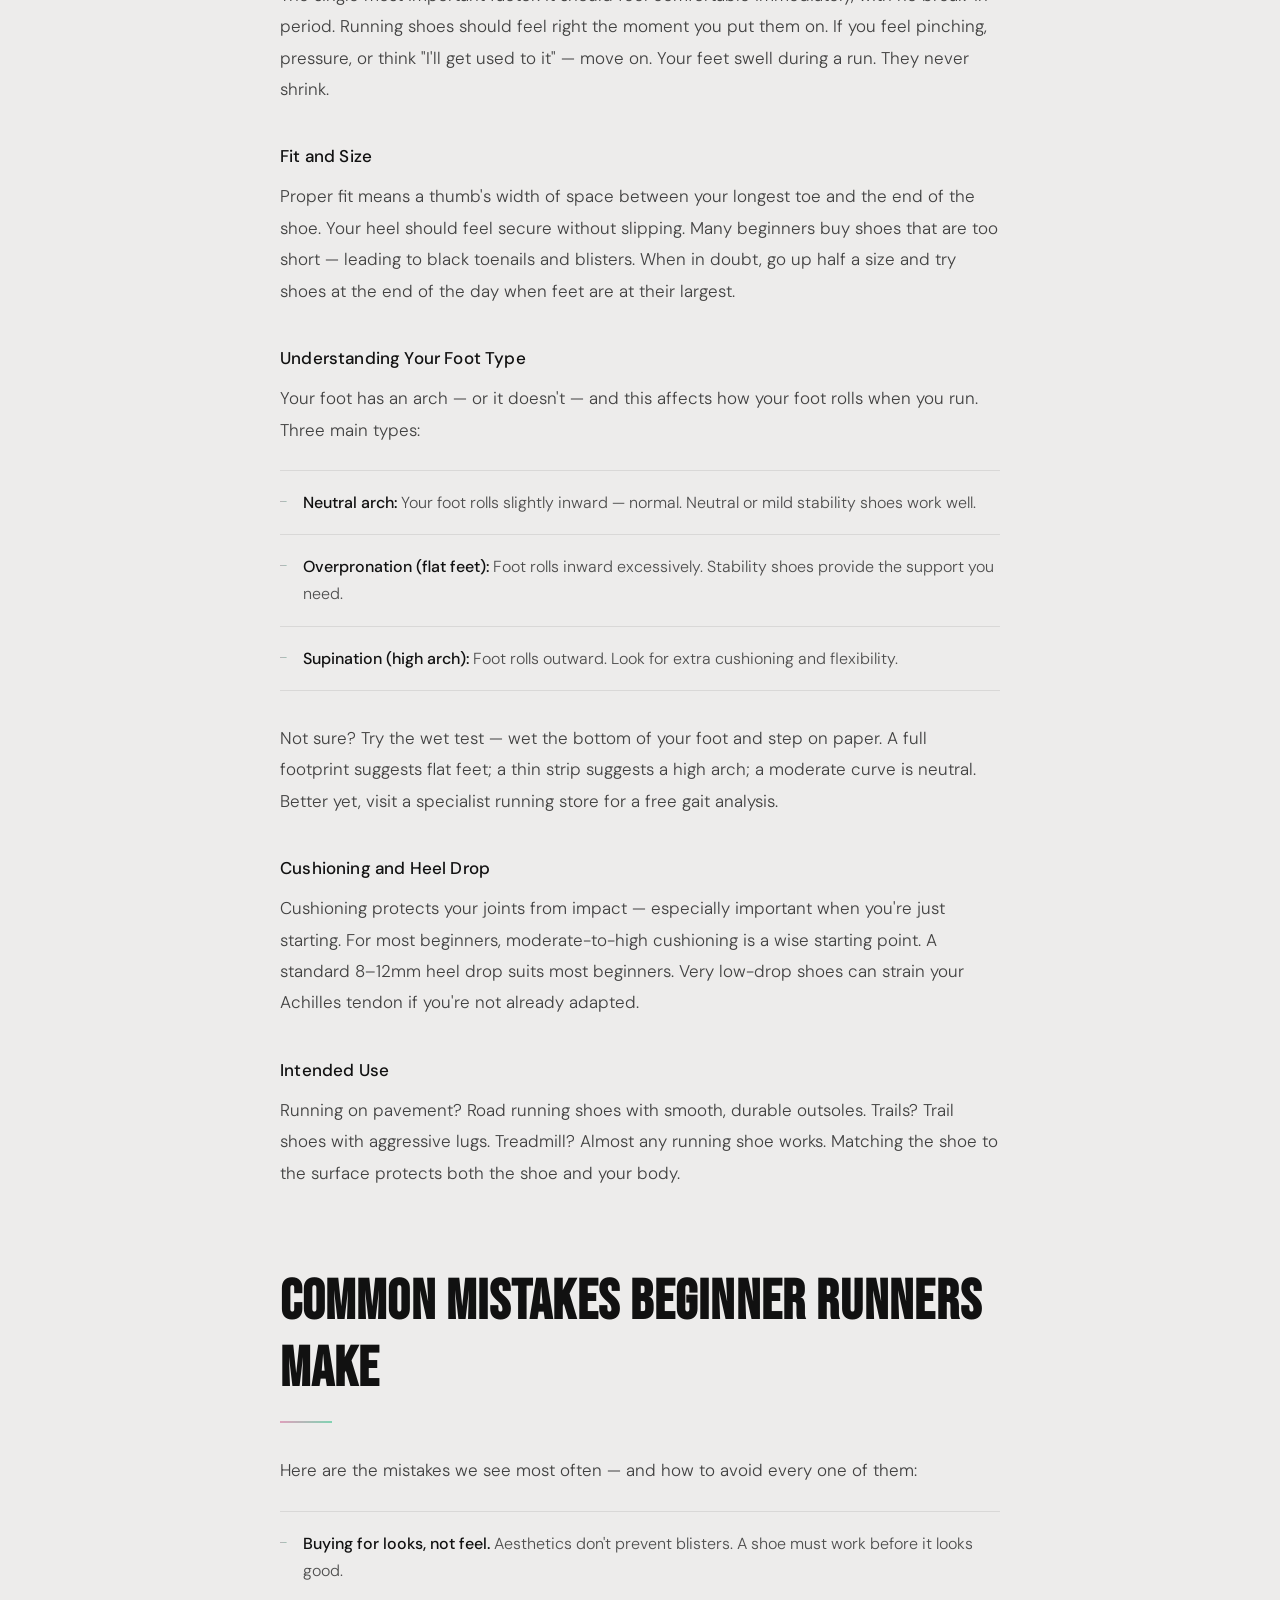
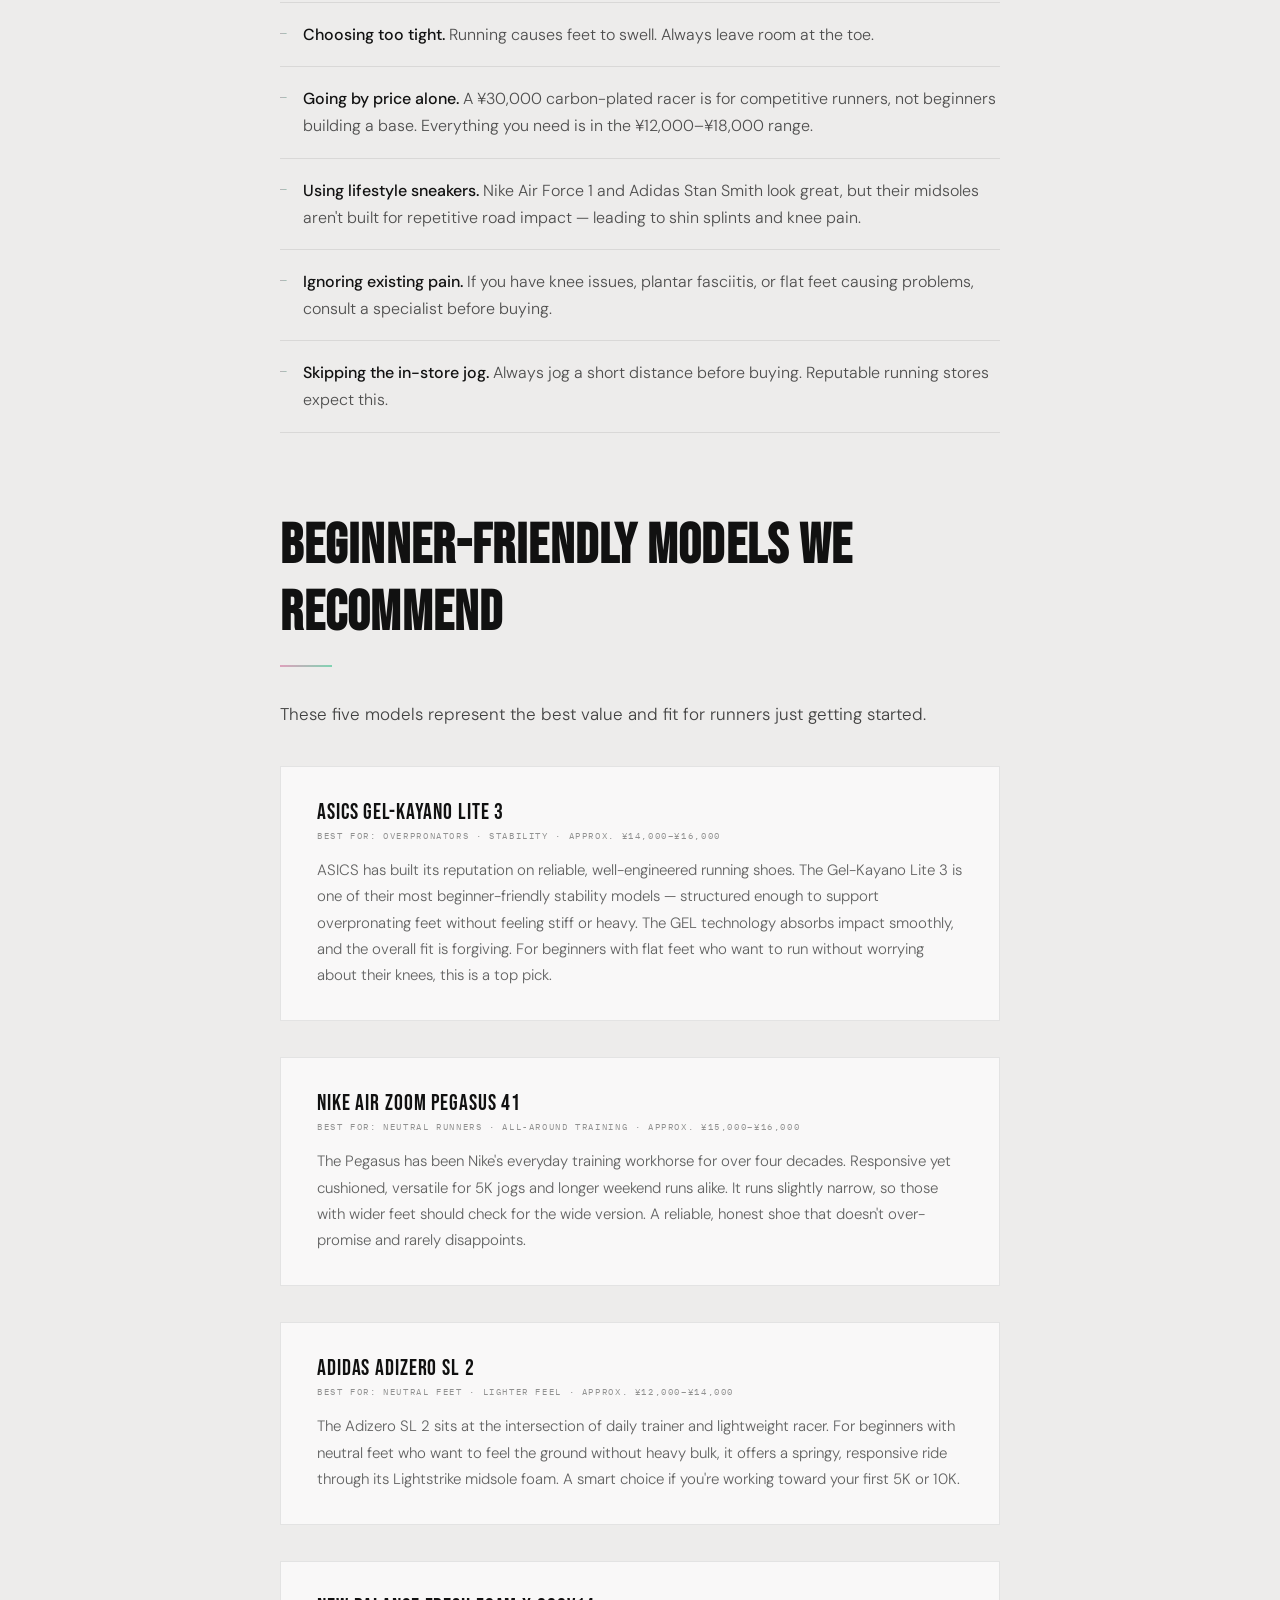
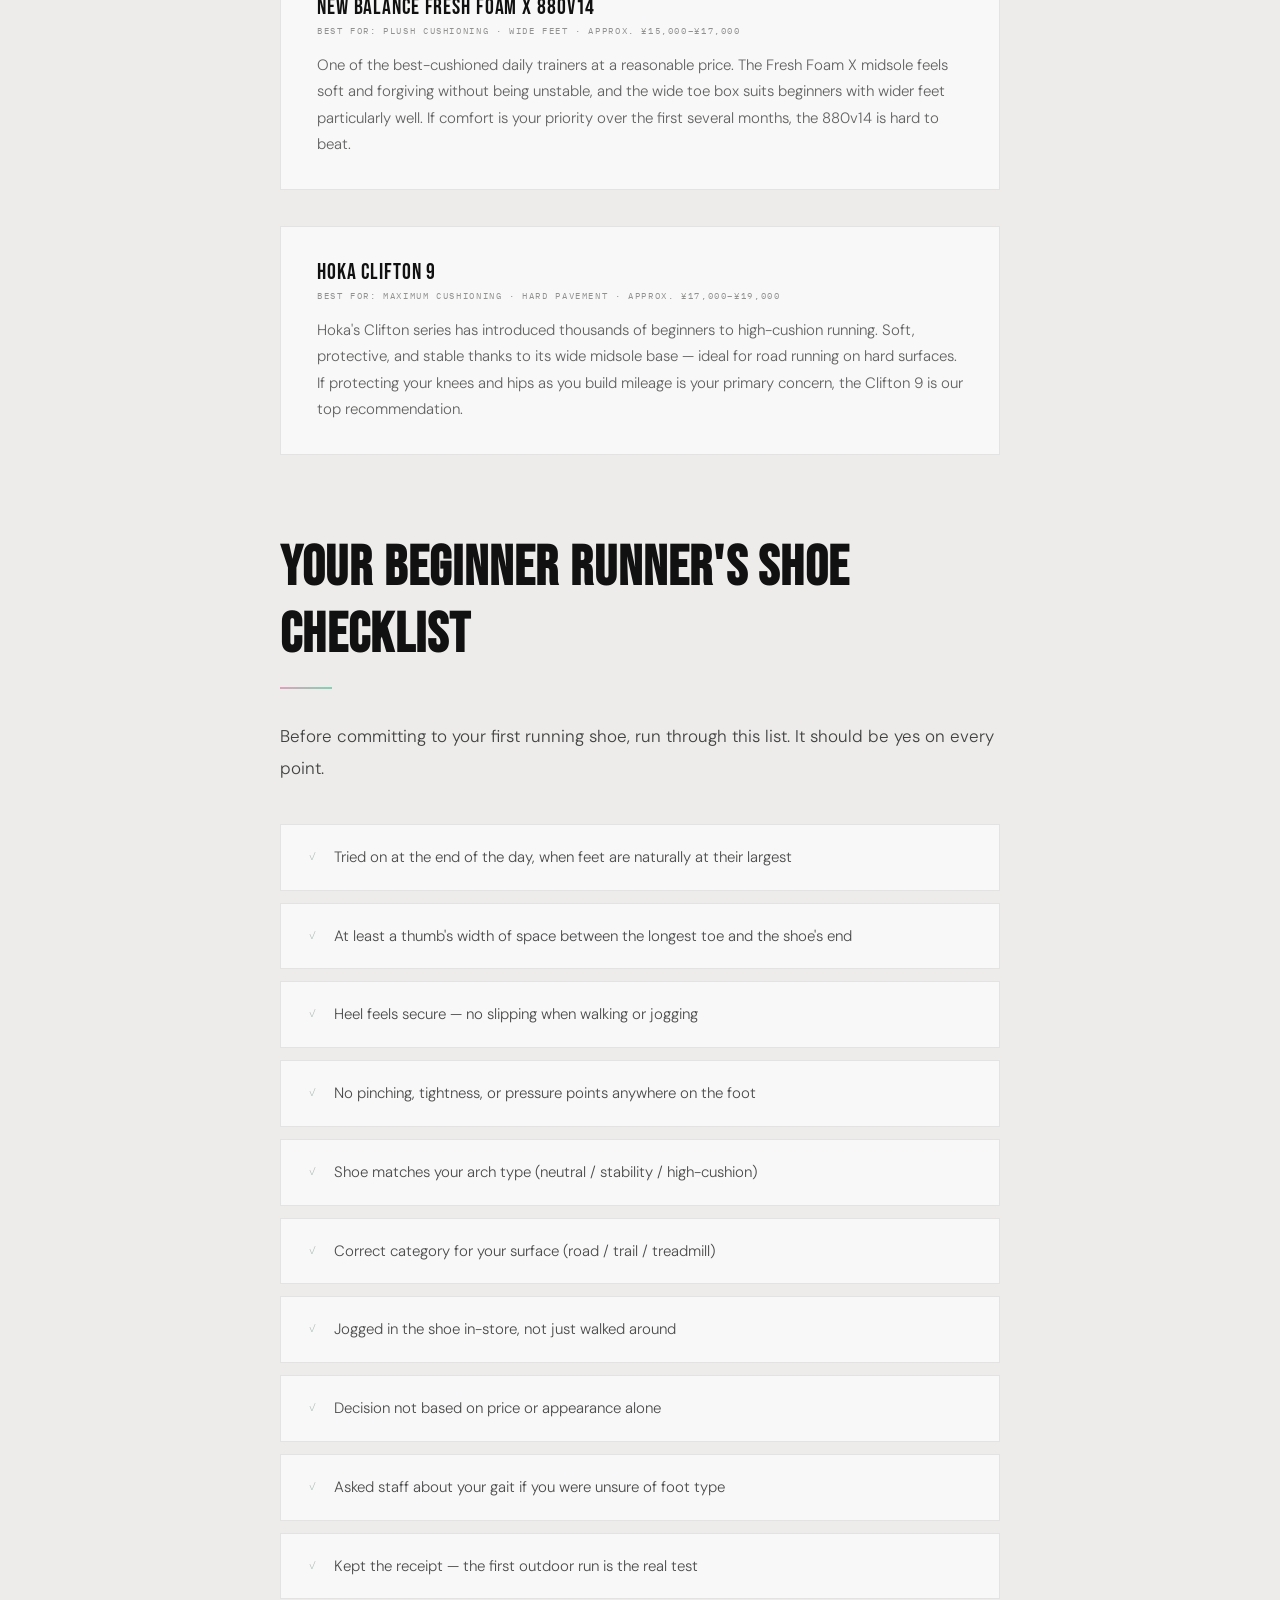
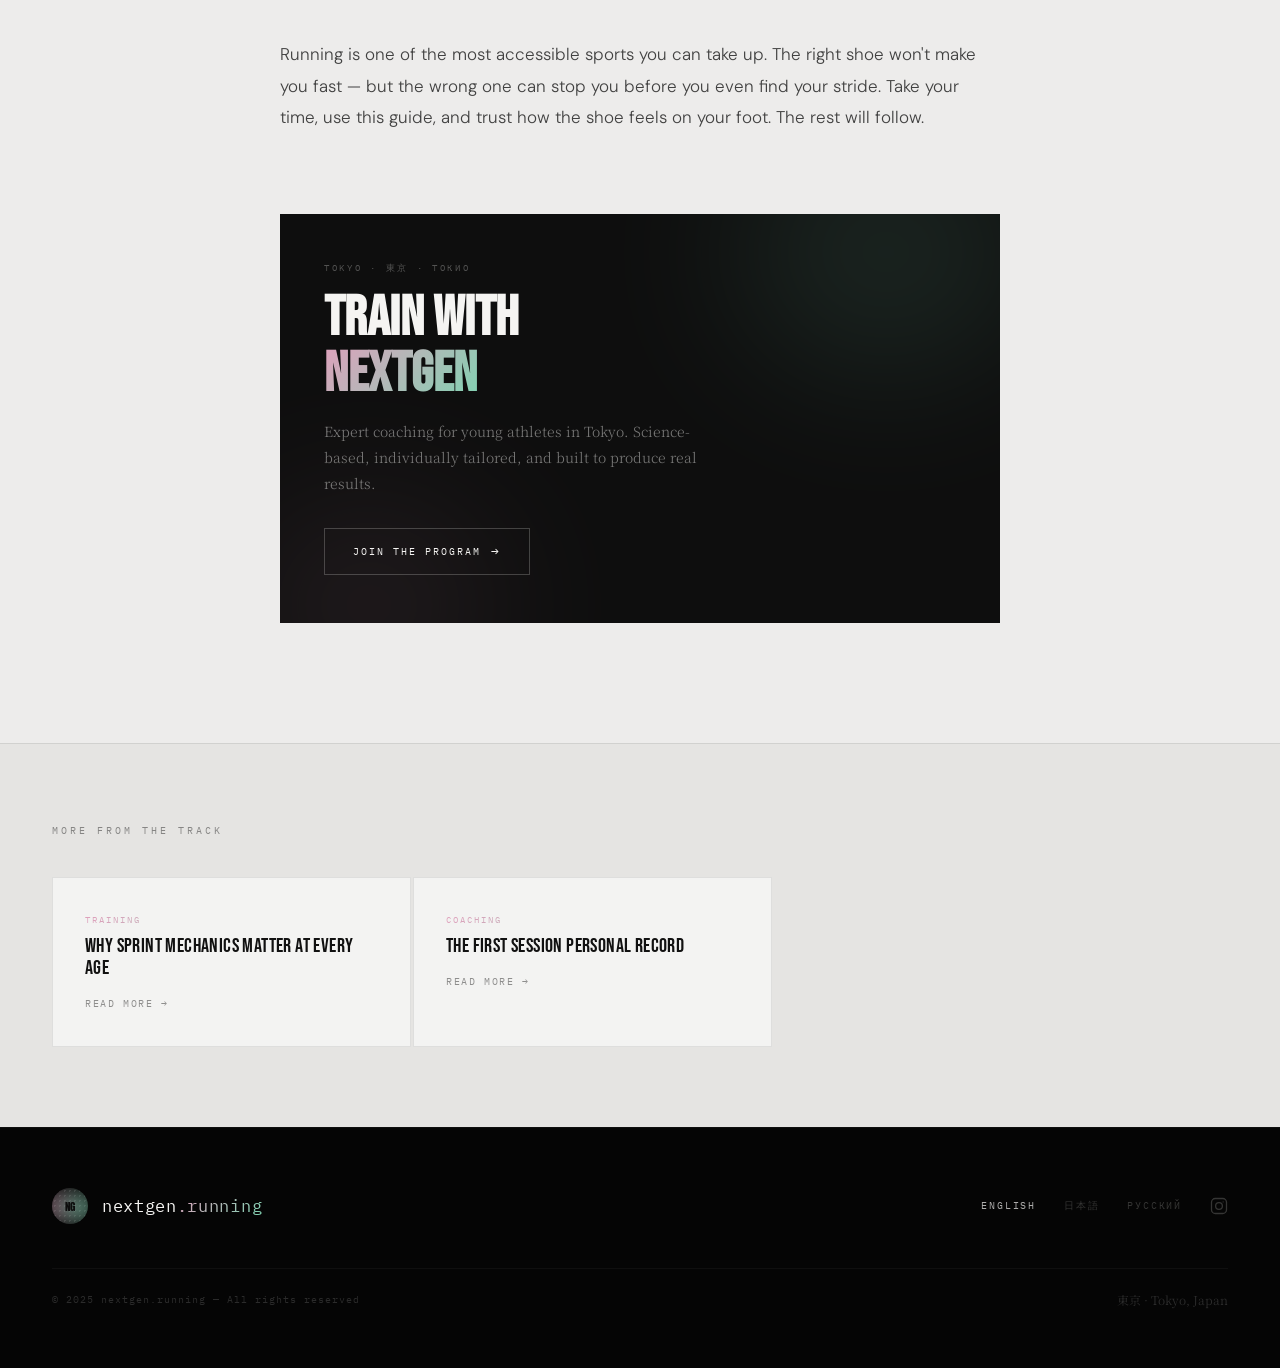
<file: blog/running-shoes.html>
<!DOCTYPE html>
<html lang="en">
<head>
    <meta charset="UTF-8">
    <meta name="viewport" content="width=device-width, initial-scale=1.0">
    <title>How to Choose Your First Running Shoes — nextgen.running</title>
    <meta name="description" content="A beginner's guide to choosing the right running shoes. Learn what factors matter most — comfort, fit, foot type, cushioning — and discover beginner-friendly models from Asics, Nike, Adidas, New Balance, and Hoka.">
    <link rel="preconnect" href="https://fonts.googleapis.com">
    <link rel="preconnect" href="https://fonts.gstatic.com" crossorigin>
    <link href="https://fonts.googleapis.com/css2?family=Bebas+Neue&family=Anton&family=Noto+Serif+JP:wght@300;400;700&family=IBM+Plex+Mono:wght@400;500&family=DM+Sans:ital,wght@0,300;0,400;0,500;1,300&display=swap" rel="stylesheet">
    <link rel="stylesheet" href="../styles.css">
    <style>
        .lang-block { display: none; }
        .lang-block.active { display: block; }

        .post-hero {
            padding: 160px 52px 100px; background: var(--bg);
            position: relative; overflow: hidden; min-height: 70vh; display: flex; align-items: flex-end;
        }
        .post-hero-blobs { position: absolute; inset: 0; overflow: hidden; pointer-events: none; }
        .post-blob { position: absolute; border-radius: 50%; filter: blur(110px); }
        .post-blob-1 { width: 500px; height: 380px; background: var(--mint); opacity: 0.18; top: -10%; right: -4%; animation: blobA 10s ease-in-out infinite; }
        .post-blob-2 { width: 400px; height: 330px; background: var(--pink); opacity: 0.15; bottom: -10%; left: -6%; animation: blobB 12s ease-in-out infinite; }
        @keyframes blobA { 0%,100%{transform:translate(0,0) scale(1)} 50%{transform:translate(24px,-16px) scale(1.04)} }
        @keyframes blobB { 0%,100%{transform:translate(0,0) scale(1)} 50%{transform:translate(-16px,22px) scale(1.03)} }
        .post-hero-inner { position: relative; z-index: 2; width: 100%; max-width: 900px; }
        .post-back {
            display: inline-flex; align-items: center; gap: 10px;
            font-family: 'IBM Plex Mono', monospace; font-size: 10px;
            letter-spacing: 0.22em; text-transform: uppercase;
            color: var(--muted); text-decoration: none; margin-bottom: 52px;
            opacity: 0; animation: fadeUp 0.6s ease 0.2s forwards; transition: color 0.2s;
        }
        .post-back:hover { color: var(--black); }
        .post-back::before { content: '←'; font-size: 13px; }
        .post-meta { display: flex; align-items: center; gap: 20px; margin-bottom: 28px; opacity: 0; animation: fadeUp 0.6s ease 0.4s forwards; }
        .post-tag { font-family: 'IBM Plex Mono', monospace; font-size: 9px; letter-spacing: 0.26em; text-transform: uppercase; background: var(--iri); -webkit-background-clip: text; background-clip: text; -webkit-text-fill-color: transparent; color: transparent; }
        .post-dot { color: var(--faint); }
        .post-date { font-family: 'IBM Plex Mono', monospace; font-size: 9px; letter-spacing: 0.18em; text-transform: uppercase; color: var(--faint); }
        .post-read-time { font-family: 'IBM Plex Mono', monospace; font-size: 9px; letter-spacing: 0.18em; text-transform: uppercase; color: var(--faint); }
        .post-title { font-family: 'Bebas Neue', sans-serif; font-size: clamp(52px, 8vw, 112px); line-height: 0.92; letter-spacing: -0.01em; color: var(--black); margin-bottom: 36px; opacity: 0; animation: fadeUp 0.9s cubic-bezier(0.16,1,0.3,1) 0.55s forwards; }
        .post-title .outline { -webkit-text-stroke: 2px var(--black); color: transparent; }
        .post-divider { width: 100%; height: 1px; background: var(--border); margin-top: 48px; }

        .post-body { background: var(--bg); padding: 80px 52px 120px; }
        .post-content { max-width: 720px; margin: 0 auto; }
        .post-lead { font-family: 'DM Sans', sans-serif; font-size: 20px; font-weight: 300; line-height: 1.85; color: var(--black); margin-bottom: 48px; opacity: 0; animation: fadeUp 0.8s ease 0.9s forwards; }
        .post-h2 { font-family: 'Bebas Neue', sans-serif; font-size: clamp(34px, 5vw, 56px); letter-spacing: 0.02em; color: var(--black); margin: 80px 0 32px; padding-bottom: 20px; position: relative; }
        .post-h2::after { content: ''; position: absolute; bottom: 0; left: 0; width: 52px; height: 2px; background: var(--iri); }
        .post-h3 { font-family: 'DM Sans', sans-serif; font-size: 17px; font-weight: 500; color: var(--black); margin: 40px 0 14px; letter-spacing: 0.01em; }
        .post-p { font-family: 'DM Sans', sans-serif; font-size: 17px; font-weight: 300; line-height: 1.85; color: rgba(17,17,17,0.78); margin-bottom: 24px; }
        .post-brand-block { margin: 36px 0; padding: 32px 36px; background: rgba(255,255,255,0.65); border: 1px solid var(--border); position: relative; overflow: hidden; transition: background 0.3s; }
        .post-brand-block:hover { background: rgba(255,255,255,0.95); }
        .post-brand-block::after { content: ''; position: absolute; bottom: 0; left: 0; width: 0; height: 2px; background: var(--iri); transition: width 0.4s ease; }
        .post-brand-block:hover::after { width: 100%; }
        .post-brand-name { font-family: 'Bebas Neue', sans-serif; font-size: 22px; letter-spacing: 0.04em; color: var(--black); margin-bottom: 4px; }
        .post-brand-sub { font-family: 'IBM Plex Mono', monospace; font-size: 9px; letter-spacing: 0.18em; text-transform: uppercase; color: var(--muted); margin-bottom: 16px; }
        .post-brand-desc { font-family: 'DM Sans', sans-serif; font-size: 15px; font-weight: 300; line-height: 1.75; color: rgba(17,17,17,0.65); }
        .post-checklist { list-style: none; margin: 40px 0; display: flex; flex-direction: column; gap: 12px; }
        .post-checklist li { display: flex; gap: 18px; align-items: flex-start; padding: 20px 28px; background: rgba(255,255,255,0.65); border: 1px solid var(--border); font-family: 'DM Sans', sans-serif; font-size: 15px; font-weight: 300; line-height: 1.65; color: rgba(17,17,17,0.75); transition: background 0.2s; }
        .post-checklist li:hover { background: rgba(255,255,255,0.95); }
        .post-checklist li::before { content: '✓'; font-family: 'IBM Plex Mono', monospace; font-size: 11px; background: var(--iri); -webkit-background-clip: text; background-clip: text; -webkit-text-fill-color: transparent; color: transparent; flex-shrink: 0; margin-top: 2px; }
        .post-mistake-list { list-style: none; margin: 16px 0 32px; display: flex; flex-direction: column; }
        .post-mistake-list li { padding: 18px 0; border-bottom: 1px solid var(--border); font-family: 'DM Sans', sans-serif; font-size: 16px; font-weight: 300; line-height: 1.7; color: rgba(17,17,17,0.72); display: flex; gap: 16px; align-items: flex-start; }
        .post-mistake-list li:first-child { border-top: 1px solid var(--border); }
        .post-mistake-list li::before { content: '—'; font-family: 'IBM Plex Mono', monospace; font-size: 11px; background: var(--iri); -webkit-background-clip: text; background-clip: text; -webkit-text-fill-color: transparent; color: transparent; flex-shrink: 0; margin-top: 3px; }
        .post-mistake-strong { font-weight: 500; color: var(--black); }
        .post-closing { margin-top: 80px; padding: 48px 44px; background: var(--dark); position: relative; overflow: hidden; }
        .post-closing-blobs { position: absolute; inset: 0; pointer-events: none; overflow: hidden; }
        .post-closing-blob-1 { position: absolute; width: 300px; height: 240px; background: var(--mint); opacity: 0.12; border-radius: 50%; filter: blur(80px); top: -20%; right: -5%; }
        .post-closing-blob-2 { position: absolute; width: 250px; height: 200px; background: var(--pink); opacity: 0.1; border-radius: 50%; filter: blur(80px); bottom: -20%; left: -5%; }
        .post-closing-inner { position: relative; z-index: 2; }
        .post-closing-eyebrow { font-family: 'IBM Plex Mono', monospace; font-size: 9px; letter-spacing: 0.3em; text-transform: uppercase; color: rgba(245,244,242,0.3); margin-bottom: 16px; }
        .post-closing-title { font-family: 'Bebas Neue', sans-serif; font-size: clamp(36px, 5vw, 56px); color: var(--white); margin-bottom: 16px; line-height: 1; }
        .post-closing-title span { background: var(--iri); -webkit-background-clip: text; background-clip: text; -webkit-text-fill-color: transparent; color: transparent; }
        .post-closing-sub { font-family: 'Noto Serif JP', serif; font-weight: 300; font-size: 14px; line-height: 1.85; color: rgba(245,244,242,0.45); margin-bottom: 32px; max-width: 380px; }
        .post-closing-btn { display: inline-flex; align-items: center; gap: 10px; font-family: 'IBM Plex Mono', monospace; font-size: 10px; letter-spacing: 0.2em; text-transform: uppercase; color: var(--white); text-decoration: none; padding: 14px 28px; border: 1px solid rgba(245,244,242,0.22); transition: border-color 0.2s, background 0.2s; }
        .post-closing-btn:hover { border-color: rgba(245,244,242,0.6); background: rgba(245,244,242,0.05); }
        .post-closing-btn::after { content: '→'; font-size: 13px; }
        .back-home { position: fixed; bottom: 28px; right: 28px; z-index: 90; }
        .back-home-link { display: inline-flex; align-items: center; gap: 10px; font-family: 'IBM Plex Mono', monospace; font-size: 10px; letter-spacing: 0.18em; text-transform: uppercase; color: var(--white); background: var(--black); text-decoration: none; padding: 11px 18px; transition: background 0.2s, opacity 0.2s; box-shadow: 0 4px 16px rgba(0,0,0,0.18); }
        .back-home-link:hover { background: #333; }
        .back-home-arrow { font-size: 13px; transition: transform 0.2s; }
        .back-home-link:hover .back-home-arrow { transform: translateX(-3px); }
        .post-related { padding: 80px 52px; background: var(--bg-alt); border-top: 1px solid var(--border); }
        .post-related-label { font-family: 'IBM Plex Mono', monospace; font-size: 10px; letter-spacing: 0.3em; text-transform: uppercase; color: var(--muted); margin-bottom: 40px; }
        .post-related-grid { display: grid; grid-template-columns: 1fr 1fr; gap: 2px; max-width: 720px; }
        .post-related-card { background: rgba(255,255,255,0.55); padding: 36px 32px; border: 1px solid var(--border); text-decoration: none; display: flex; flex-direction: column; gap: 10px; position: relative; overflow: hidden; transition: background 0.3s; }
        .post-related-card:hover { background: rgba(255,255,255,0.9); }
        .post-related-card::after { content: ''; position: absolute; bottom: 0; left: 0; width: 0; height: 2px; background: var(--iri); transition: width 0.4s ease; }
        .post-related-card:hover::after { width: 100%; }
        .post-related-tag { font-family: 'IBM Plex Mono', monospace; font-size: 9px; letter-spacing: 0.22em; text-transform: uppercase; background: var(--iri); -webkit-background-clip: text; background-clip: text; -webkit-text-fill-color: transparent; color: transparent; }
        .post-related-title { font-family: 'Bebas Neue', sans-serif; font-size: 20px; letter-spacing: 0.02em; color: var(--black); line-height: 1.1; }
        .post-related-arrow { font-family: 'IBM Plex Mono', monospace; font-size: 10px; letter-spacing: 0.16em; text-transform: uppercase; color: var(--muted); margin-top: 8px; display: inline-flex; align-items: center; gap: 8px; transition: color 0.2s; }
        .post-related-card:hover .post-related-arrow { color: var(--black); }
        .post-related-arrow::after { content: '→'; }
        @media (max-width: 900px) {
            .post-hero { padding: 130px 24px 72px; min-height: auto; }
            .post-body { padding: 56px 24px 80px; }
            .post-related { padding: 56px 24px; }
            .post-related-grid { grid-template-columns: 1fr; }
        }
    </style>
</head>
<body>

    <div class="cursor" id="cursor"></div>
    <div class="cursor-ring" id="cursorRing"></div>
    <div class="progress-bar" id="progressBar"></div>

    <nav>
        <div class="nav-left">
            <img src="../Next%20Gen.png" alt="Next Gen" class="nav-logo-img">
            <a href="../index.html" class="nav-brand">nextgen<span>.running</span></a>
        </div>
        <div class="nav-right">
            <a href="../index.html#blog" class="nav-blog" data-i18n="nav_blog">Blog</a>
            <div class="nav-lang">
                <a href="#" data-lang="en" class="active">EN</a>
                <a href="#" data-lang="jp">JP</a>
                <a href="#" data-lang="ru">RU</a>
            </div>
            <a href="https://www.instagram.com/nextgen.running?igsh=OHNoODNnbjV0Znk4" target="_blank" rel="noopener" class="nav-instagram" aria-label="Instagram">
                <svg width="18" height="18" viewBox="0 0 24 24" fill="none" stroke="currentColor" stroke-width="1.75" stroke-linecap="round" stroke-linejoin="round"><rect x="2" y="2" width="20" height="20" rx="5" ry="5"/><circle cx="12" cy="12" r="4.5"/><circle cx="17.5" cy="6.5" r="0.75" fill="currentColor" stroke="none"/></svg>
            </a>
        </div>
    </nav>

    <section class="post-hero">
        <div class="post-hero-blobs">
            <div class="post-blob post-blob-1"></div>
            <div class="post-blob post-blob-2"></div>
        </div>
        <div class="post-hero-inner">
            <a href="../index.html#blog" class="post-back" data-i18n="post_back">Back to Blog</a>
            <div class="post-meta">
                <span class="post-tag" data-i18n="post_tag">Gear Guide</span>
                <span class="post-dot">·</span>
                <span class="post-date" data-i18n="post_date">May 2025</span>
                <span class="post-dot">·</span>
                <span class="post-read-time" data-i18n="post_readtime">6 min read</span>
            </div>
            <h1 class="post-title" data-i18n="post_title">HOW TO CHOOSE<br>YOUR FIRST<br><span class="outline">RUNNING SHOES</span></h1>
            <div class="post-divider"></div>
        </div>
    </section>

    <article class="post-body">
        <div class="post-content">

            <!-- ENGLISH -->
            <div class="lang-block lang-en">
                <p class="post-lead">Standing in a running store surrounded by walls of colorful shoes — each promising more speed or more comfort than the last — is genuinely overwhelming. Especially when prices range from ¥8,000 to ¥35,000. Here's something experienced runners know but rarely say out loud: your first running shoes don't need to be expensive. Not even close.</p>
                <p class="post-p">The running shoe industry is very good at marketing. "Carbon fiber plate," "maximum energy return," "race-day technology" — these features are real, and they genuinely help elite athletes shave milliseconds. But as a beginner? They won't make you faster. Overly specialized shoes can work against you if they don't match your foot type or the way you naturally run.</p>
                <p class="post-p">This guide cuts through the noise. Here's exactly what to look for, the mistakes to avoid, and a shortlist of beginner-friendly models from five of the world's top running brands.</p>

                <h2 class="post-h2 reveal">WHAT ACTUALLY MATTERS WHEN CHOOSING RUNNING SHOES</h2>
                <h3 class="post-h3">Comfort — Your Most Important Guide</h3>
                <p class="post-p">The single most important factor: it should feel comfortable immediately, with no break-in period. Running shoes should feel right the moment you put them on. If you feel pinching, pressure, or think "I'll get used to it" — move on. Your feet swell during a run. They never shrink.</p>
                <h3 class="post-h3">Fit and Size</h3>
                <p class="post-p">Proper fit means a thumb's width of space between your longest toe and the end of the shoe. Your heel should feel secure without slipping. Many beginners buy shoes that are too short — leading to black toenails and blisters. When in doubt, go up half a size and try shoes at the end of the day when feet are at their largest.</p>
                <h3 class="post-h3">Understanding Your Foot Type</h3>
                <p class="post-p">Your foot has an arch — or it doesn't — and this affects how your foot rolls when you run. Three main types:</p>
                <ul class="post-mistake-list">
                    <li><span><span class="post-mistake-strong">Neutral arch:</span> Your foot rolls slightly inward — normal. Neutral or mild stability shoes work well.</span></li>
                    <li><span><span class="post-mistake-strong">Overpronation (flat feet):</span> Foot rolls inward excessively. Stability shoes provide the support you need.</span></li>
                    <li><span><span class="post-mistake-strong">Supination (high arch):</span> Foot rolls outward. Look for extra cushioning and flexibility.</span></li>
                </ul>
                <p class="post-p">Not sure? Try the wet test — wet the bottom of your foot and step on paper. A full footprint suggests flat feet; a thin strip suggests a high arch; a moderate curve is neutral. Better yet, visit a specialist running store for a free gait analysis.</p>
                <h3 class="post-h3">Cushioning and Heel Drop</h3>
                <p class="post-p">Cushioning protects your joints from impact — especially important when you're just starting. For most beginners, moderate-to-high cushioning is a wise starting point. A standard 8–12mm heel drop suits most beginners. Very low-drop shoes can strain your Achilles tendon if you're not already adapted.</p>
                <h3 class="post-h3">Intended Use</h3>
                <p class="post-p">Running on pavement? Road running shoes with smooth, durable outsoles. Trails? Trail shoes with aggressive lugs. Treadmill? Almost any running shoe works. Matching the shoe to the surface protects both the shoe and your body.</p>

                <h2 class="post-h2 reveal">COMMON MISTAKES BEGINNER RUNNERS MAKE</h2>
                <p class="post-p">Here are the mistakes we see most often — and how to avoid every one of them:</p>
                <ul class="post-mistake-list">
                    <li><span><span class="post-mistake-strong">Buying for looks, not feel.</span> Aesthetics don't prevent blisters. A shoe must work before it looks good.</span></li>
                    <li><span><span class="post-mistake-strong">Choosing too tight.</span> Running causes feet to swell. Always leave room at the toe.</span></li>
                    <li><span><span class="post-mistake-strong">Going by price alone.</span> A ¥30,000 carbon-plated racer is for competitive runners, not beginners building a base. Everything you need is in the ¥12,000–¥18,000 range.</span></li>
                    <li><span><span class="post-mistake-strong">Using lifestyle sneakers.</span> Nike Air Force 1 and Adidas Stan Smith look great, but their midsoles aren't built for repetitive road impact — leading to shin splints and knee pain.</span></li>
                    <li><span><span class="post-mistake-strong">Ignoring existing pain.</span> If you have knee issues, plantar fasciitis, or flat feet causing problems, consult a specialist before buying.</span></li>
                    <li><span><span class="post-mistake-strong">Skipping the in-store jog.</span> Always jog a short distance before buying. Reputable running stores expect this.</span></li>
                </ul>

                <h2 class="post-h2 reveal">BEGINNER-FRIENDLY MODELS WE RECOMMEND</h2>
                <p class="post-p">These five models represent the best value and fit for runners just getting started.</p>
                <div class="post-brand-block reveal">
                    <div class="post-brand-name">ASICS GEL-KAYANO LITE 3</div>
                    <div class="post-brand-sub">Best for: Overpronators · Stability · approx. ¥14,000–¥16,000</div>
                    <p class="post-brand-desc">ASICS has built its reputation on reliable, well-engineered running shoes. The Gel-Kayano Lite 3 is one of their most beginner-friendly stability models — structured enough to support overpronating feet without feeling stiff or heavy. The GEL technology absorbs impact smoothly, and the overall fit is forgiving. For beginners with flat feet who want to run without worrying about their knees, this is a top pick.</p>
                </div>
                <div class="post-brand-block reveal">
                    <div class="post-brand-name">NIKE AIR ZOOM PEGASUS 41</div>
                    <div class="post-brand-sub">Best for: Neutral runners · All-around training · approx. ¥15,000–¥16,000</div>
                    <p class="post-brand-desc">The Pegasus has been Nike's everyday training workhorse for over four decades. Responsive yet cushioned, versatile for 5K jogs and longer weekend runs alike. It runs slightly narrow, so those with wider feet should check for the wide version. A reliable, honest shoe that doesn't over-promise and rarely disappoints.</p>
                </div>
                <div class="post-brand-block reveal">
                    <div class="post-brand-name">ADIDAS ADIZERO SL 2</div>
                    <div class="post-brand-sub">Best for: Neutral feet · Lighter feel · approx. ¥12,000–¥14,000</div>
                    <p class="post-brand-desc">The Adizero SL 2 sits at the intersection of daily trainer and lightweight racer. For beginners with neutral feet who want to feel the ground without heavy bulk, it offers a springy, responsive ride through its Lightstrike midsole foam. A smart choice if you're working toward your first 5K or 10K.</p>
                </div>
                <div class="post-brand-block reveal">
                    <div class="post-brand-name">NEW BALANCE FRESH FOAM X 880V14</div>
                    <div class="post-brand-sub">Best for: Plush cushioning · Wide feet · approx. ¥15,000–¥17,000</div>
                    <p class="post-brand-desc">One of the best-cushioned daily trainers at a reasonable price. The Fresh Foam X midsole feels soft and forgiving without being unstable, and the wide toe box suits beginners with wider feet particularly well. If comfort is your priority over the first several months, the 880v14 is hard to beat.</p>
                </div>
                <div class="post-brand-block reveal">
                    <div class="post-brand-name">HOKA CLIFTON 9</div>
                    <div class="post-brand-sub">Best for: Maximum cushioning · Hard pavement · approx. ¥17,000–¥19,000</div>
                    <p class="post-brand-desc">Hoka's Clifton series has introduced thousands of beginners to high-cushion running. Soft, protective, and stable thanks to its wide midsole base — ideal for road running on hard surfaces. If protecting your knees and hips as you build mileage is your primary concern, the Clifton 9 is our top recommendation.</p>
                </div>

                <h2 class="post-h2 reveal">YOUR BEGINNER RUNNER'S SHOE CHECKLIST</h2>
                <p class="post-p">Before committing to your first running shoe, run through this list. It should be yes on every point.</p>
                <ul class="post-checklist reveal">
                    <li>Tried on at the end of the day, when feet are naturally at their largest</li>
                    <li>At least a thumb's width of space between the longest toe and the shoe's end</li>
                    <li>Heel feels secure — no slipping when walking or jogging</li>
                    <li>No pinching, tightness, or pressure points anywhere on the foot</li>
                    <li>Shoe matches your arch type (neutral / stability / high-cushion)</li>
                    <li>Correct category for your surface (road / trail / treadmill)</li>
                    <li>Jogged in the shoe in-store, not just walked around</li>
                    <li>Decision not based on price or appearance alone</li>
                    <li>Asked staff about your gait if you were unsure of foot type</li>
                    <li>Kept the receipt — the first outdoor run is the real test</li>
                </ul>
                <p class="post-p">Running is one of the most accessible sports you can take up. The right shoe won't make you fast — but the wrong one can stop you before you even find your stride. Take your time, use this guide, and trust how the shoe feels on your foot. The rest will follow.</p>

                <div class="post-closing reveal">
                    <div class="post-closing-blobs"><div class="post-closing-blob-1"></div><div class="post-closing-blob-2"></div></div>
                    <div class="post-closing-inner">
                        <p class="post-closing-eyebrow">Tokyo · 東京 · Токио</p>
                        <h3 class="post-closing-title">TRAIN WITH<br><span>NEXTGEN</span></h3>
                        <p class="post-closing-sub">Expert coaching for young athletes in Tokyo. Science-based, individually tailored, and built to produce real results.</p>
                        <a href="../index.html#cta" class="post-closing-btn">Join the Program</a>
                    </div>
                </div>
            </div>

            <!-- RUSSIAN -->
            <div class="lang-block lang-ru">
                <p class="post-lead">Стоять в беговом магазине среди сотен разноцветных кроссовок, каждая из которых обещает ещё больше скорости или комфорта, — это настоящий стресс. Особенно когда ценник варьируется от 8 до 35 тысяч иен. Но вот что опытные бегуны знают и редко говорят вслух: первые беговые кроссовки не обязательно должны быть дорогими. Совсем.</p>
                <p class="post-p">Беговая индустрия очень хорошо умеет продавать. «Карбоновая пластина», «максимальный возврат энергии», «технологии уровня соревнований» — это реальные характеристики, которые помогают профессионалам. Но для новичка? Они не сделают вас быстрее. Более того, чрезмерно специализированная обувь может навредить, если не подходит для вашего типа стопы.</p>
                <p class="post-p">Этот гид расставит всё по местам. Что именно важно при выборе, каких ошибок избегать — и список дружественных новичку моделей от пяти ведущих брендов.</p>

                <h2 class="post-h2 reveal">ЧТО ДЕЙСТВИТЕЛЬНО ВАЖНО ПРИ ВЫБОРЕ БЕГОВЫХ КРОССОВОК</h2>
                <h3 class="post-h3">Комфорт — ваш главный критерий</h3>
                <p class="post-p">Самый главный параметр прост: кроссовки должны быть удобными сразу, без «притирки». Если в магазине вы чувствуете жжение, давление или думаете «привыкну» — уходите. Во время бега стопа увеличивается — она никогда не уменьшается.</p>
                <h3 class="post-h3">Посадка и размер</h3>
                <p class="post-p">Правильная посадка — это расстояние шириной большого пальца между кончиком самого длинного пальца и носком. Пятка должна сидеть плотно. Многие новички берут слишком маленькие кроссовки — отсюда чёрные ногти и мозоли. Если сомневаетесь — берите на полразмера больше и примеряйте вечером.</p>
                <h3 class="post-h3">Понимание типа стопы</h3>
                <p class="post-p">Высота подъёма стопы влияет на то, как она «заваливается» при беге. Три основных типа:</p>
                <ul class="post-mistake-list">
                    <li><span><span class="post-mistake-strong">Нейтральный свод:</span> нога слегка заваливается внутрь — норма. Подойдут нейтральные кроссовки.</span></li>
                    <li><span><span class="post-mistake-strong">Гиперпронация (плоскостопие):</span> нога сильно заваливается внутрь. Нужны стабилизирующие кроссовки.</span></li>
                    <li><span><span class="post-mistake-strong">Супинация (высокий подъём):</span> нога заваливается наружу. Ищите максимальную амортизацию.</span></li>
                </ul>
                <p class="post-p">Не знаете свой тип? Попробуйте «мокрый тест» — намочите подошву и встаньте на лист бумаги. Полный отпечаток — плоскостопие; тонкая полоска — высокий подъём; умеренная кривая — нейтральная стопа. Ещё лучше — зайдите в специализированный магазин: большинство предлагают бесплатный анализ походки.</p>
                <h3 class="post-h3">Амортизация и перепад высот</h3>
                <p class="post-p">Амортизация защищает суставы от ударных нагрузок — особенно важно на старте. Для большинства начинающих оптимален умеренный или высокий уровень амортизации. Стандартный перепад 8–12 мм — хороший выбор. Минималистичный перепад может нагружать ахиллово сухожилие.</p>
                <h3 class="post-h3">Назначение</h3>
                <p class="post-p">Бежите по асфальту? Выбирайте дорожные кроссовки. Планируете бегать по тропам? Нужны трейловые с агрессивным протектором. На беговой дорожке? Подойдут почти любые.</p>

                <h2 class="post-h2 reveal">ТИПИЧНЫЕ ОШИБКИ НАЧИНАЮЩИХ БЕГУНОВ</h2>
                <p class="post-p">Вот ошибки, которые мы видим чаще всего — и как их избежать:</p>
                <ul class="post-mistake-list">
                    <li><span><span class="post-mistake-strong">Выбор ради внешнего вида.</span> Эстетика не спасёт от мозолей. Сначала — функция, потом — дизайн.</span></li>
                    <li><span><span class="post-mistake-strong">Слишком маленький размер.</span> При беге стопа увеличивается. Всегда оставляйте место у носка.</span></li>
                    <li><span><span class="post-mistake-strong">Ориентир на цену.</span> Кроссовки за 30 000 иен созданы для профи. Всё необходимое для начала найдёте в диапазоне 12 000–18 000 иен.</span></li>
                    <li><span><span class="post-mistake-strong">Повседневные кроссовки.</span> Nike Air Force 1 и Stan Smith выглядят отлично, но их подошва не рассчитана на ударные нагрузки при беге — отсюда боли в голени и коленях.</span></li>
                    <li><span><span class="post-mistake-strong">Игнорирование болей.</span> Если у вас проблемы с коленями или плоскостопие — сначала проконсультируйтесь со специалистом.</span></li>
                    <li><span><span class="post-mistake-strong">Пропуск «пробежки в магазине».</span> Всегда немного пробегитесь перед покупкой. В хорошем магазине это норма.</span></li>
                </ul>

                <h2 class="post-h2 reveal">МОДЕЛИ, КОТОРЫЕ МЫ РЕКОМЕНДУЕМ НОВИЧКАМ</h2>
                <p class="post-p">Пять моделей с лучшим соотношением цены и качества для тех, кто только начинает.</p>
                <div class="post-brand-block reveal">
                    <div class="post-brand-name">ASICS GEL-KAYANO LITE 3</div>
                    <div class="post-brand-sub">Лучше всего для: гиперпронаторов · Стабилизация · ~14 000–16 000 иен</div>
                    <p class="post-brand-desc">ASICS заслужила репутацию надёжного производителя. Gel-Kayano Lite 3 — одна из самых дружественных новичку стабилизирующих моделей: структурированная, но не жёсткая и не тяжёлая. Технология GEL плавно поглощает удары. Для начинающих с плоскостопием, которые хотят бегать без беспокойства о коленях, — лучший выбор.</p>
                </div>
                <div class="post-brand-block reveal">
                    <div class="post-brand-name">NIKE AIR ZOOM PEGASUS 41</div>
                    <div class="post-brand-sub">Лучше всего для: нейтральной стопы · Универсальные тренировки · ~15 000–16 000 иен</div>
                    <p class="post-brand-desc">Pegasus — тренировочная рабочая лошадка Nike уже более сорока лет. Отзывчивые и амортизирующие, достаточно универсальные для коротких пробежек и длинных кроссов. Модель немного узкая — при широкой стопе стоит проверить версию Wide. Надёжные и честные кроссовки, которые не разочаровывают.</p>
                </div>
                <div class="post-brand-block reveal">
                    <div class="post-brand-name">ADIDAS ADIZERO SL 2</div>
                    <div class="post-brand-sub">Лучше всего для: нейтральной стопы · Лёгкость · ~12 000–14 000 иен</div>
                    <p class="post-brand-desc">Adizero SL 2 — на пересечении тренировочного кроссовка и лёгкого гоночного. Для новичков с нейтральной стопой, которые хотят чувствовать поверхность без лишней массы: живая и упругая посадка благодаря пене Lightstrike. Хороший выбор, если вы готовитесь к первой «пятёрке» или «десятке».</p>
                </div>
                <div class="post-brand-block reveal">
                    <div class="post-brand-name">NEW BALANCE FRESH FOAM X 880V14</div>
                    <div class="post-brand-sub">Лучше всего для: мягкой амортизации · Широкой стопы · ~15 000–17 000 иен</div>
                    <p class="post-brand-desc">Один из лучших тренировочных кроссовков с высокой амортизацией по разумной цене. Пена Fresh Foam X мягкая и прощающая, широкий носок особенно подходит начинающим с широкой стопой. Если в первые месяцы бега комфорт для вас главное — 880v14 сложно превзойти.</p>
                </div>
                <div class="post-brand-block reveal">
                    <div class="post-brand-name">HOKA CLIFTON 9</div>
                    <div class="post-brand-sub">Лучше всего для: максимальной амортизации · Твёрдых поверхностей · ~17 000–19 000 иен</div>
                    <p class="post-brand-desc">Серия Clifton от Hoka привела тысячи новичков в мир кроссовок с высокой амортизацией. Мягкий, защищающий и стабильный — идеален для бега по твёрдым дорогам. Если ваша главная цель — беречь колени при наращивании километража, Clifton 9 — наша главная рекомендация.</p>
                </div>

                <h2 class="post-h2 reveal">ЧЕКЛИСТ НАЧИНАЮЩЕГО БЕГУНА</h2>
                <p class="post-p">Перед тем как принять решение о покупке, пройдитесь по этому списку. На каждый пункт должен быть ответ «да».</p>
                <ul class="post-checklist reveal">
                    <li>Примерены вечером, когда стопа достигает максимального объёма</li>
                    <li>Расстояние шириной большого пальца между самым длинным пальцем и носком</li>
                    <li>Пятка сидит плотно — без проскальзывания</li>
                    <li>Нет жжения, давления или болевых точек нигде на стопе</li>
                    <li>Подходит для вашего типа стопы (нейтральный / стабилизирующий / высокая амортизация)</li>
                    <li>Верная категория для вашей поверхности (асфальт / тропа / беговая дорожка)</li>
                    <li>Вы пробежались в кроссовках прямо в магазине, а не только прошлись</li>
                    <li>Решение принято не только на основе цены или внешнего вида</li>
                    <li>Вы спросили продавца о типе стопы, если были сомнения</li>
                    <li>Чек сохранён — первая пробежка на улице станет настоящим тестом</li>
                </ul>
                <p class="post-p">Бег — один из самых доступных видов спорта. Правильные кроссовки не сделают вас быстрее — но неправильные могут остановить вас ещё до того, как вы найдёте свой ритм. Возьмите время, используйте этот гид и доверяйте ощущениям. Всё остальное придёт.</p>

                <div class="post-closing reveal">
                    <div class="post-closing-blobs"><div class="post-closing-blob-1"></div><div class="post-closing-blob-2"></div></div>
                    <div class="post-closing-inner">
                        <p class="post-closing-eyebrow">Tokyo · 東京 · Токио</p>
                        <h3 class="post-closing-title">ТРЕНИРУЙСЯ С<br><span>NEXTGEN</span></h3>
                        <p class="post-closing-sub">Профессиональный тренинг для юных спортсменов в Токио. Научный подход, индивидуальная работа, реальные результаты.</p>
                        <a href="../index.html#cta" class="post-closing-btn">Записаться</a>
                    </div>
                </div>
            </div>

            <!-- JAPANESE -->
            <div class="lang-block lang-jp">
                <p class="post-lead">色とりどりのシューズが所狭しと並ぶランニング専門店に立ったとき——それぞれが「これまで以上の速さ」や「最高のクッション性」を約束している——正直、圧倒されますよね。特に価格が8,000円から35,000円まで幅広いとなおさら。でも、経験豊富なランナーが知っていてあまり口にしないことがあります：最初のランニングシューズは、高価である必要はまったくない、ということ。</p>
                <p class="post-p">ランニングシューズ業界はマーケティングがとても上手です。「カーボンファイバープレート」「最大のエネルギーリターン」「レース向けテクノロジー」——これらは実際に存在する機能で、エリート選手には本当に役立っています。でも、初心者の方には？速くなりません。むしろ、あなたの足型に合っていなければ、過度に専門化されたシューズは逆効果になることも。</p>
                <p class="post-p">このガイドでは、ノイズを取り除きます。何を重視すべきか、避けるべき失敗は何か、そして世界トップ5ブランドから初心者向けモデルをご紹介します。</p>

                <h2 class="post-h2 reveal">ランニングシューズ選びで本当に大切なこと</h2>
                <h3 class="post-h3">快適性——最重要ポイント</h3>
                <p class="post-p">最も重要な基準はシンプルです：履いた瞬間から快適であること、慣らし期間は不要です。「慣れると思う」と感じたなら、そのシューズは選ばない方がいい。走っている間、足はむくみます——小さくなることはありません。</p>
                <h3 class="post-h3">フィット感とサイズ</h3>
                <p class="post-p">適切なフィット感とは、最も長い足の指から靴の先端まで親指1本分のスペースがあること。かかとがしっかりホールドされること。多くの初心者は小さすぎるサイズを選び、爪の問題や水ぶくれに悩まされます。迷ったら0.5cm大きいサイズを選び、夕方に試着しましょう。</p>
                <h3 class="post-h3">足の形を理解する</h3>
                <p class="post-p">足のアーチが走るときの足の動きに影響します。主に3つのタイプがあります：</p>
                <ul class="post-mistake-list">
                    <li><span><span class="post-mistake-strong">ニュートラルアーチ：</span> 足が内側にわずかに倒れる——正常です。ニュートラルシューズが合います。</span></li>
                    <li><span><span class="post-mistake-strong">オーバープロネーション（扁平足）：</span> 足が内側に過度に倒れます。安定性シューズが必要です。</span></li>
                    <li><span><span class="post-mistake-strong">スピネーション（ハイアーチ）：</span> 足が外側に倒れます。クッション性重視で選びましょう。</span></li>
                </ul>
                <p class="post-p">自分がどのタイプか分からない？「ウェットテスト」を試してみましょう——足の裏を濡らして紙の上に乗ります。完全な足跡なら扁平足、細い線状なら高アーチ、中程度の曲線ならニュートラルです。専門のランニングショップで無料のフットプリント解析を受けることもおすすめです。</p>
                <h3 class="post-h3">クッション性とドロップ</h3>
                <p class="post-p">クッション性は衝撃から関節を保護します——特に初心者には重要です。中〜高クッション性から始めることをおすすめします。標準的な8〜12mmのヒールドロップがほとんどの初心者に適しています。低ドロップのシューズは慣れていない場合アキレス腱に負担をかけることがあります。</p>
                <h3 class="post-h3">目的に合わせる</h3>
                <p class="post-p">舗装路を走る？ロードランニングシューズを選びましょう。トレイル？攻撃的なラグを持つトレイルシューズが必要です。トレッドミル？ほぼどんなランニングシューズでも対応できます。</p>

                <h2 class="post-h2 reveal">初心者ランナーがよくやってしまう失敗</h2>
                <p class="post-p">新しいランナーが最もよくやってしまう失敗と、その避け方をご紹介します：</p>
                <ul class="post-mistake-list">
                    <li><span><span class="post-mistake-strong">見た目で選んで感覚を無視する。</span> 見た目では水ぶくれは防げません。まず機能、次にデザインです。</span></li>
                    <li><span><span class="post-mistake-strong">サイズが小さすぎる。</span> 走ると足はむくみます。つま先には常に余裕を持たせましょう。</span></li>
                    <li><span><span class="post-mistake-strong">値段だけで判断する。</span> 3万円のカーボンプレートレーサーは競技ランナー向けです。必要なものはすべて12,000〜18,000円の範囲で手に入ります。</span></li>
                    <li><span><span class="post-mistake-strong">ファッションスニーカーを使う。</span> エアフォース1やスタンスミスのミッドソールは繰り返しの衝撃に耐えられません——シンスプリントや膝の痛みに繋がります。</span></li>
                    <li><span><span class="post-mistake-strong">既存の痛みを無視する。</span> 膝の問題や足底筋膜炎がある場合は、購入前に専門家に相談しましょう。</span></li>
                    <li><span><span class="post-mistake-strong">店内で走らない。</span> 必ず少し走ってから購入してください。評判のいいランニング専門店では当然のことです。</span></li>
                </ul>

                <h2 class="post-h2 reveal">私たちがおすすめする初心者向けモデル</h2>
                <p class="post-p">ランニングを始める方に最適な5つのモデルをご紹介します。</p>
                <div class="post-brand-block reveal">
                    <div class="post-brand-name">ASICS GEL-KAYANO LITE 3</div>
                    <div class="post-brand-sub">おすすめシーン：オーバープロネーション向け・安定性重視・約14,000〜16,000円</div>
                    <p class="post-brand-desc">ASICSは信頼性の高いランニングシューズで定評を築いてきました。Gel-Kayano Lite 3は初心者に優しい安定性モデルで、過剰な回内をサポートしながら硬すぎず重すぎない履き心地を実現。フラットフィートでも膝を気にせず走りたい初心者に特におすすめです。</p>
                </div>
                <div class="post-brand-block reveal">
                    <div class="post-brand-name">NIKE AIR ZOOM PEGASUS 41</div>
                    <div class="post-brand-sub">おすすめシーン：ニュートラルフット向け・オールラウンドトレーニング・約15,000〜16,000円</div>
                    <p class="post-brand-desc">Pegasusは40年以上にわたってNikeの毎日のトレーニングの主力モデル。レスポンシブでありながらクッション性があり、5kmから週末のロングランまで汎用性抜群。やや幅が狭いため、幅広の足の方はワイドサイズをご確認ください。</p>
                </div>
                <div class="post-brand-block reveal">
                    <div class="post-brand-name">ADIDAS ADIZERO SL 2</div>
                    <div class="post-brand-sub">おすすめシーン：ニュートラルフット向け・軽量感重視・約12,000〜14,000円</div>
                    <p class="post-brand-desc">Adizero SL 2は日常トレーナーと軽量レーサーの中間に位置します。ニュートラルフットの初心者がシューズに重さを感じずに地面を感じたい場合、Lightstrikeフォームが弾むようなレスポンシブな乗り心地を提供します。初めての5km・10kmに向けて準備している方に賢い選択です。</p>
                </div>
                <div class="post-brand-block reveal">
                    <div class="post-brand-name">NEW BALANCE FRESH FOAM X 880V14</div>
                    <div class="post-brand-sub">おすすめシーン：豊かなクッション性・幅広の足向け・約15,000〜17,000円</div>
                    <p class="post-brand-desc">手頃な価格帯で最高クラスのクッション性を誇るデイリートレーナー。Fresh Foam Xミッドソールは柔らかく安定性もあり、広いトゥボックスは幅広の足に最適。ランニング開始の最初の数ヶ月間、快適性を最優先にするなら880v14が最有力候補です。</p>
                </div>
                <div class="post-brand-block reveal">
                    <div class="post-brand-name">HOKA CLIFTON 9</div>
                    <div class="post-brand-sub">おすすめシーン：最大クッション性・硬い路面向け・約17,000〜19,000円</div>
                    <p class="post-brand-desc">HokaのCliftonシリーズは何千人もの初心者を高クッションランニングの世界に引き込んできました。柔らかく衝撃から守り、ワイドなミッドソールベースによる安定性は硬い路面でのロードランニングに理想的。走行距離を積み重ねる中で膝や股関節を守ることが最優先なら、Clifton 9が私たちの最推薦モデルです。</p>
                </div>

                <h2 class="post-h2 reveal">初心者ランナーのシューズチェックリスト</h2>
                <p class="post-p">最初のランニングシューズを購入する前に、このリストを確認してください。すべての項目が「はい」であるべきです。</p>
                <ul class="post-checklist reveal">
                    <li>足がむくむ夕方以降に試着した</li>
                    <li>最も長い指からシューズの先端まで親指1本分のスペースがある</li>
                    <li>かかとがしっかりフィット——歩いても走っても滑らない</li>
                    <li>足のどこにもきつさ、締め付け、圧迫感がない</li>
                    <li>自分の足の形に合っている（ニュートラル / 安定性重視 / 高クッション性）</li>
                    <li>使用する地面に合ったカテゴリー（ロード / トレイル / トレッドミル）</li>
                    <li>店内で走ってみた——歩いただけでなく</li>
                    <li>値段や見た目だけで決断していない</li>
                    <li>足型が不安な場合はスタッフにフットプリント解析をお願いした</li>
                    <li>レシートを保存した——最初の屋外ランが本当のテストになる</li>
                </ul>
                <p class="post-p">ランニングは始めやすいスポーツの一つです。正しいシューズがあなたを速くするわけではありませんが、間違ったシューズはリズムを掴む前にあなたを止めてしまうかもしれません。このガイドを活用し、何より足の感覚を信じてください。あとは自然についてきます。</p>

                <div class="post-closing reveal">
                    <div class="post-closing-blobs"><div class="post-closing-blob-1"></div><div class="post-closing-blob-2"></div></div>
                    <div class="post-closing-inner">
                        <p class="post-closing-eyebrow">Tokyo · 東京 · Токио</p>
                        <h3 class="post-closing-title">NEXTGEN で<br><span>トレーニング</span></h3>
                        <p class="post-closing-sub">東京の若いアスリートへの本格的なコーチング。科学的アプローチ、個別指導、そして確かな結果。</p>
                        <a href="../index.html#cta" class="post-closing-btn">参加する</a>
                    </div>
                </div>
            </div>

        </div>
    </article>

    <section class="post-related">
        <p class="post-related-label" data-i18n="related_label">More from the Track</p>
        <div class="post-related-grid">
            <a href="sprint-mechanics.html" class="post-related-card reveal">
                <span class="post-related-tag" data-i18n="related1_tag">Training</span>
                <span class="post-related-title" data-i18n="related1_title">WHY SPRINT MECHANICS MATTER AT EVERY AGE</span>
                <span class="post-related-arrow" data-i18n="related_read">Read more</span>
            </a>
            <a href="first-session-record.html" class="post-related-card reveal">
                <span class="post-related-tag" data-i18n="related2_tag">Coaching</span>
                <span class="post-related-title" data-i18n="related2_title">THE FIRST SESSION PERSONAL RECORD</span>
                <span class="post-related-arrow" data-i18n="related_read">Read more</span>
            </a>
        </div>
    </section>

    <div class="back-home">
        <a href="../index.html" class="back-home-link">
            <span class="back-home-arrow">←</span> <span data-i18n="back_home">Back to Home</span>
        </a>
    </div>

    <footer>
        <div class="footer-inner">
            <div class="footer-left">
                <div class="badge badge--foot"><div class="badge-dots"></div><div class="badge-glow"></div><div class="badge-text">NG</div></div>
                <div class="footer-brand">nextgen<span>.running</span></div>
            </div>
            <div class="footer-right">
                <div class="footer-langs">
                    <a href="#" class="footer-lang active" data-lang="en">ENGLISH</a>
                    <a href="#" class="footer-lang" data-lang="jp">日本語</a>
                    <a href="#" class="footer-lang" data-lang="ru">РУССКИЙ</a>
                </div>
                <a href="https://www.instagram.com/nextgen.running?igsh=OHNoODNnbjV0Znk4" target="_blank" rel="noopener" class="footer-instagram" aria-label="Instagram">
                    <svg width="18" height="18" viewBox="0 0 24 24" fill="none" stroke="currentColor" stroke-width="1.75" stroke-linecap="round" stroke-linejoin="round"><rect x="2" y="2" width="20" height="20" rx="5" ry="5"/><circle cx="12" cy="12" r="4.5"/><circle cx="17.5" cy="6.5" r="0.75" fill="currentColor" stroke="none"/></svg>
                </a>
            </div>
        </div>
        <div class="footer-bottom">
            <p class="footer-copy">© 2025 nextgen.running — All rights reserved</p>
            <p class="footer-location">東京 · Tokyo, Japan</p>
        </div>
    </footer>

    <script>
    const T = {
        en: {
            nav_blog: 'Blog', post_back: 'Back to Blog', back_home: 'Back to Home', post_tag: 'Gear Guide',
            post_date: 'May 2025', post_readtime: '6 min read',
            post_title: 'HOW TO CHOOSE<br>YOUR FIRST<br><span class="outline">RUNNING SHOES</span>',
            related_label: 'More from the Track', related_read: 'Read more',
            related1_tag: 'Training', related1_title: 'WHY SPRINT MECHANICS MATTER AT EVERY AGE',
            related2_tag: 'Coaching', related2_title: 'THE FIRST SESSION PERSONAL RECORD',
        },
        ru: {
            nav_blog: 'Блог', post_back: 'Назад к блогу', back_home: 'На главную', post_tag: 'Экипировка',
            post_date: 'Май 2025', post_readtime: '6 мин чтения',
            post_title: 'КАК ВЫБРАТЬ<br>ПЕРВЫЕ<br><span class="outline">КРОССОВКИ ДЛЯ БЕГА</span>',
            related_label: 'Ещё с дорожки', related_read: 'Читать далее',
            related1_tag: 'Тренировки', related1_title: 'ПОЧЕМУ ТЕХНИКА СПРИНТА ВАЖНА В ЛЮБОМ ВОЗРАСТЕ',
            related2_tag: 'Методология', related2_title: 'ЛИЧНЫЙ РЕКОРД НА ПЕРВОЙ ТРЕНИРОВКЕ',
        },
        jp: {
            nav_blog: 'ブログ', post_back: 'ブログへ戻る', back_home: 'ホームへ戻る', post_tag: 'ギアガイド',
            post_date: '2025年5月', post_readtime: '6分',
            post_title: '初めてのランニングシューズの<br><span class="outline">選び方</span>',
            related_label: 'トラックからもっと読む', related_read: '続きを読む',
            related1_tag: 'トレーニング', related1_title: 'なぜスプリント技術はどの年齢でも重要か',
            related2_tag: 'コーチング', related2_title: '初回セッションで自己記録を更新',
        }
    };

    function applyLang(lang) {
        const t = T[lang];
        document.querySelectorAll('[data-i18n]').forEach(el => {
            const key = el.getAttribute('data-i18n');
            if (t[key] !== undefined) el.innerHTML = t[key];
        });
        document.querySelectorAll('.lang-block').forEach(el => el.classList.remove('active'));
        document.querySelectorAll('.lang-' + lang).forEach(el => el.classList.add('active'));
        document.querySelectorAll('[data-lang]').forEach(el => {
            el.classList.toggle('active', el.getAttribute('data-lang') === lang);
        });
        document.documentElement.lang = lang === 'jp' ? 'ja' : lang;
        localStorage.setItem('ng-lang', lang);
    }

    document.querySelectorAll('[data-lang]').forEach(el => {
        el.addEventListener('click', e => { e.preventDefault(); applyLang(el.getAttribute('data-lang')); });
    });

    const initLang = localStorage.getItem('ng-lang') || 'en';
    applyLang(initLang);

    const cursor = document.getElementById('cursor');
    const ring   = document.getElementById('cursorRing');
    let mx = 0, my = 0, rx = 0, ry = 0;
    document.addEventListener('mousemove', e => { mx = e.clientX; my = e.clientY; cursor.style.left = mx+'px'; cursor.style.top = my+'px'; });
    (function animRing() { rx += (mx-rx)*0.11; ry += (my-ry)*0.11; ring.style.left = rx+'px'; ring.style.top = ry+'px'; requestAnimationFrame(animRing); })();
    document.querySelectorAll('a, button').forEach(el => {
        el.addEventListener('mouseenter', () => { cursor.classList.add('hover'); ring.classList.add('hover'); });
        el.addEventListener('mouseleave', () => { cursor.classList.remove('hover'); ring.classList.remove('hover'); });
    });

    const bar = document.getElementById('progressBar');
    window.addEventListener('scroll', () => { bar.style.width = (window.scrollY/(document.documentElement.scrollHeight-innerHeight)*100)+'%'; }, { passive: true });

    const revealObs = new IntersectionObserver(entries => { entries.forEach(e => { if (e.isIntersecting) e.target.classList.add('visible'); }); }, { threshold: 0.1 });
    document.querySelectorAll('.reveal').forEach(el => revealObs.observe(el));
    </script>
</body>
</html>
</file>
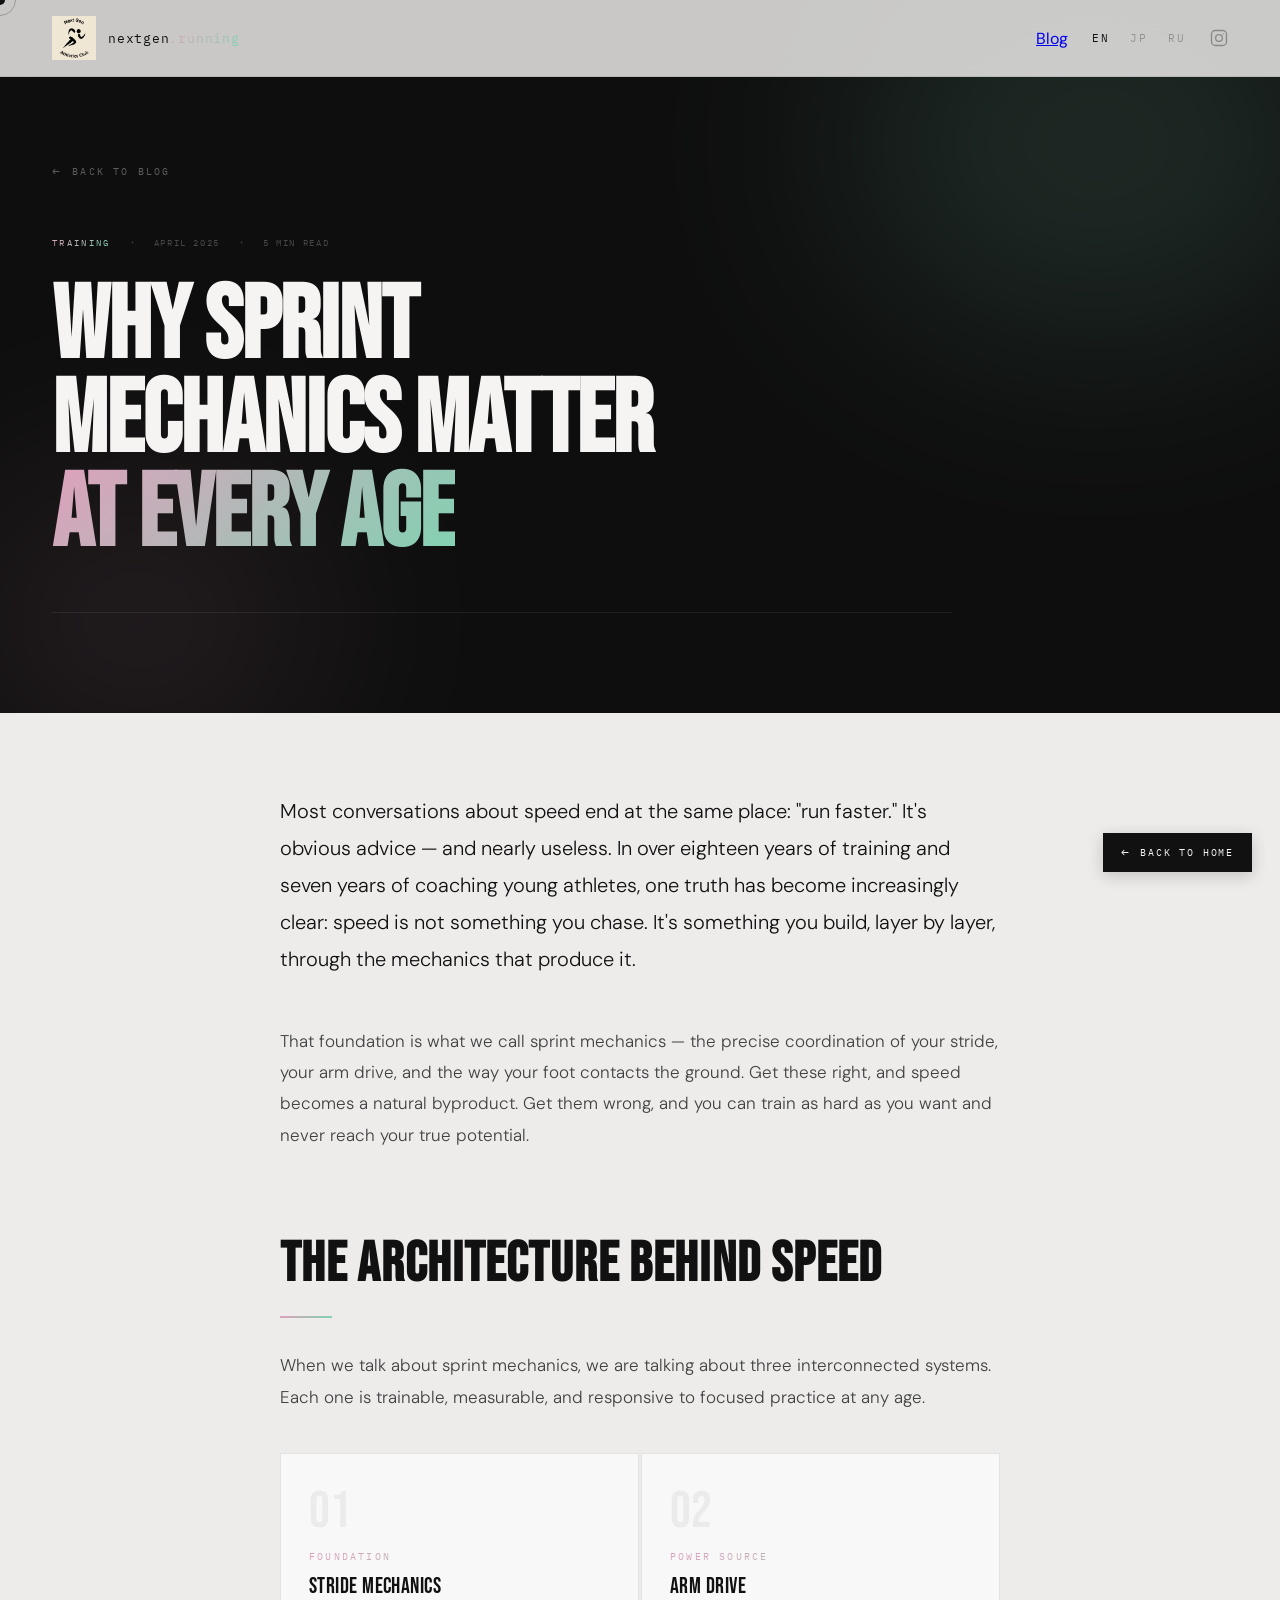
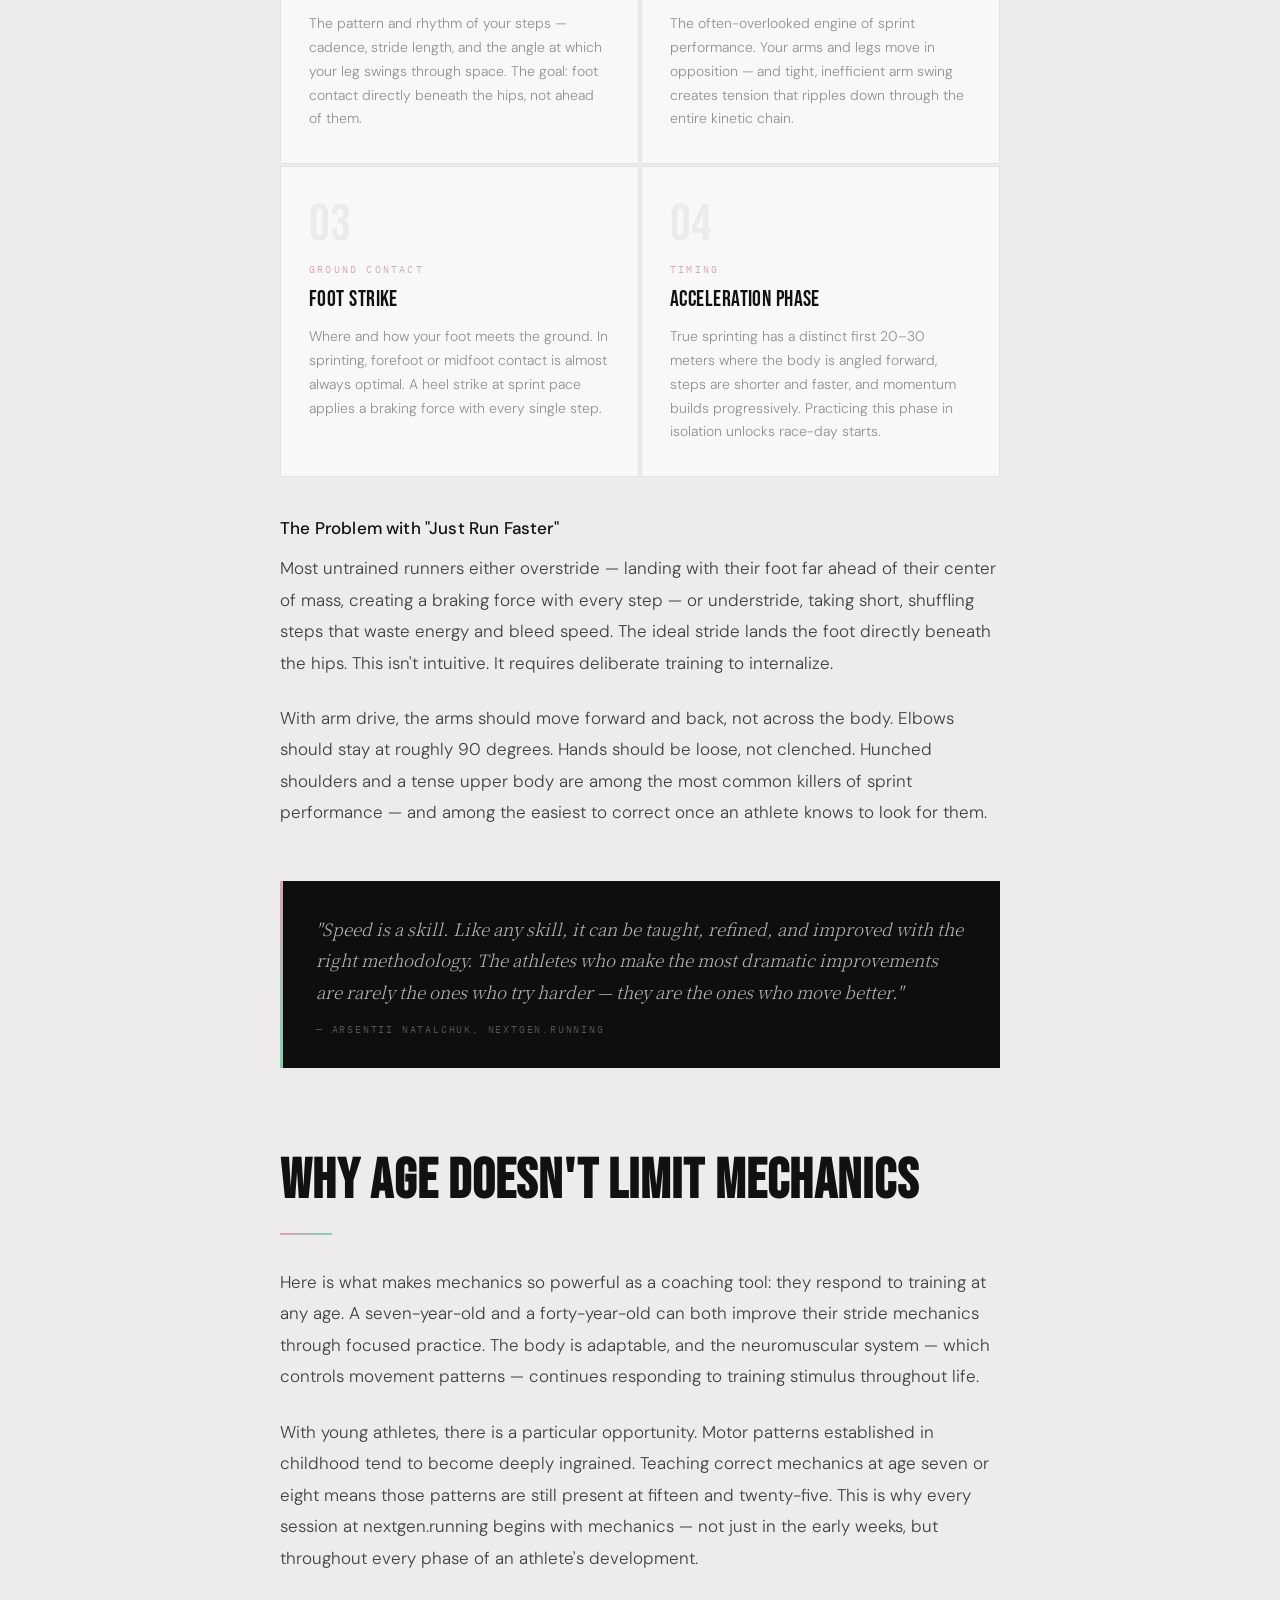
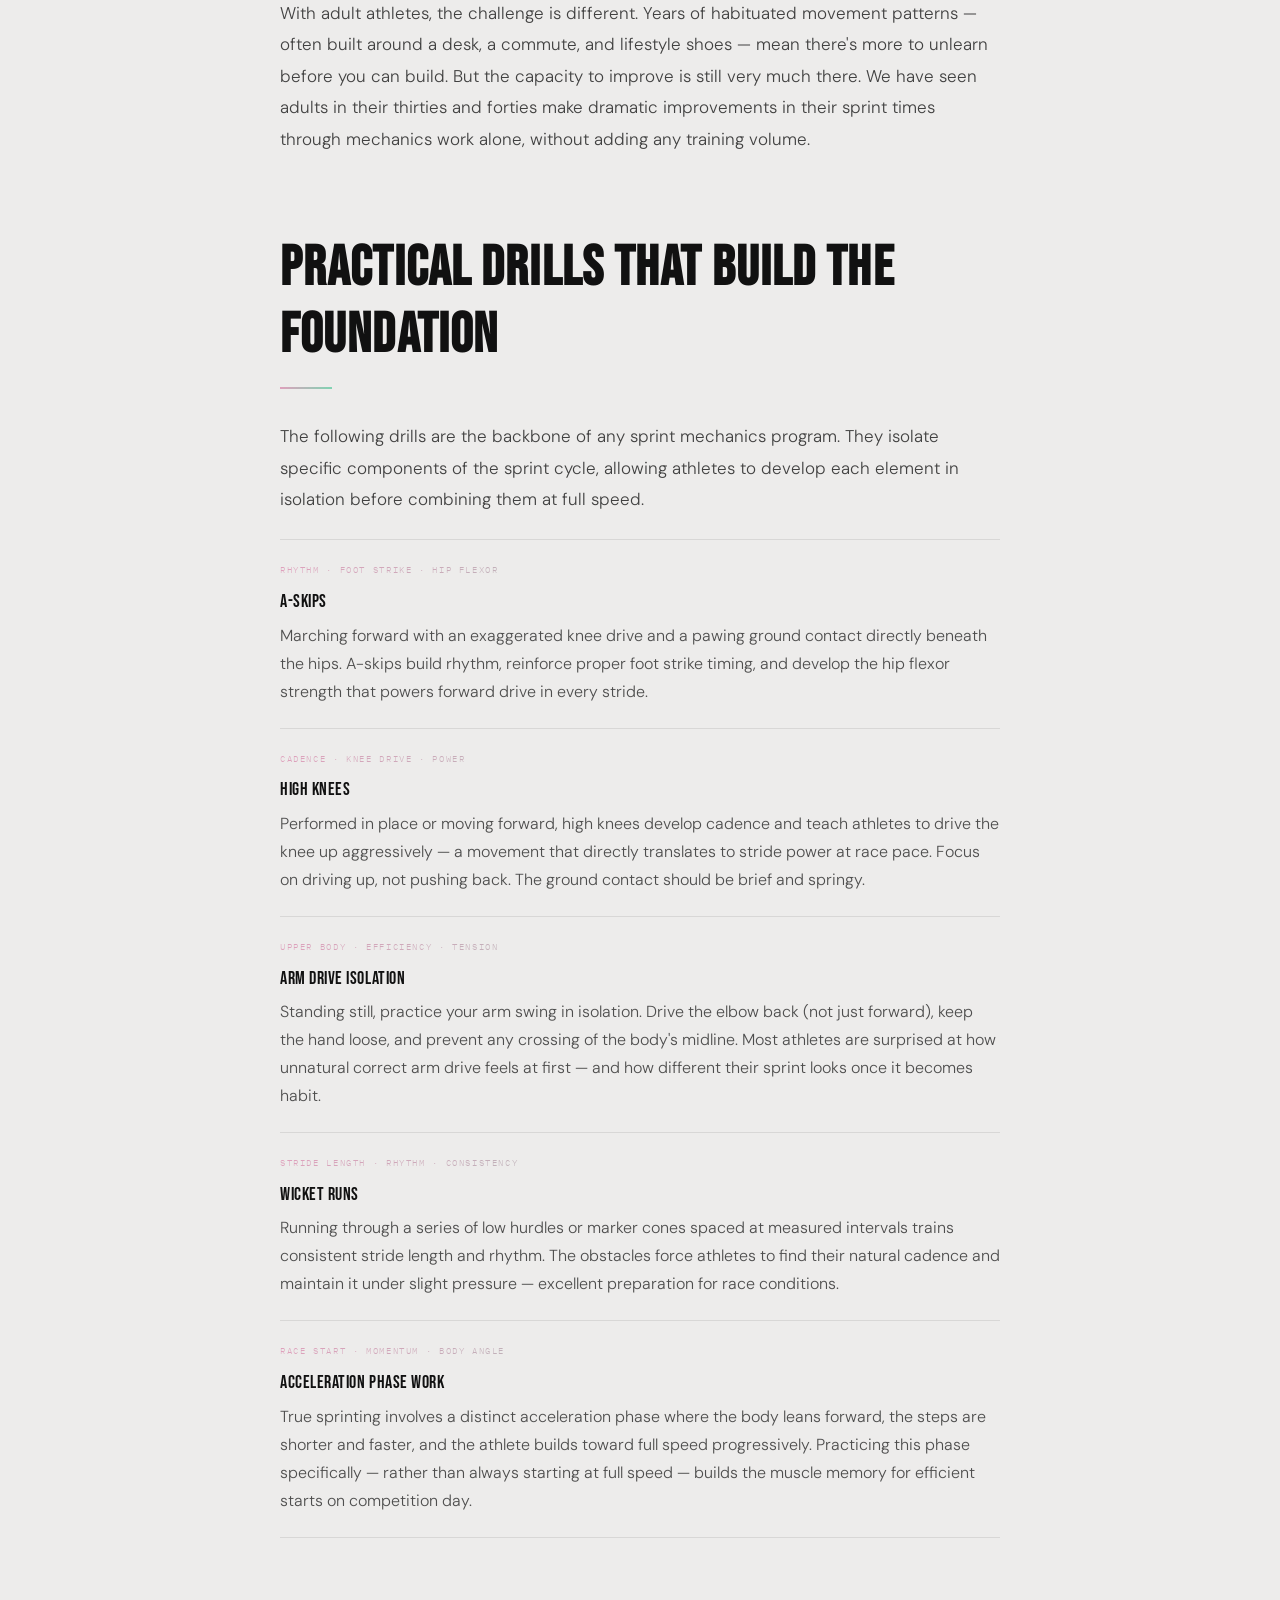
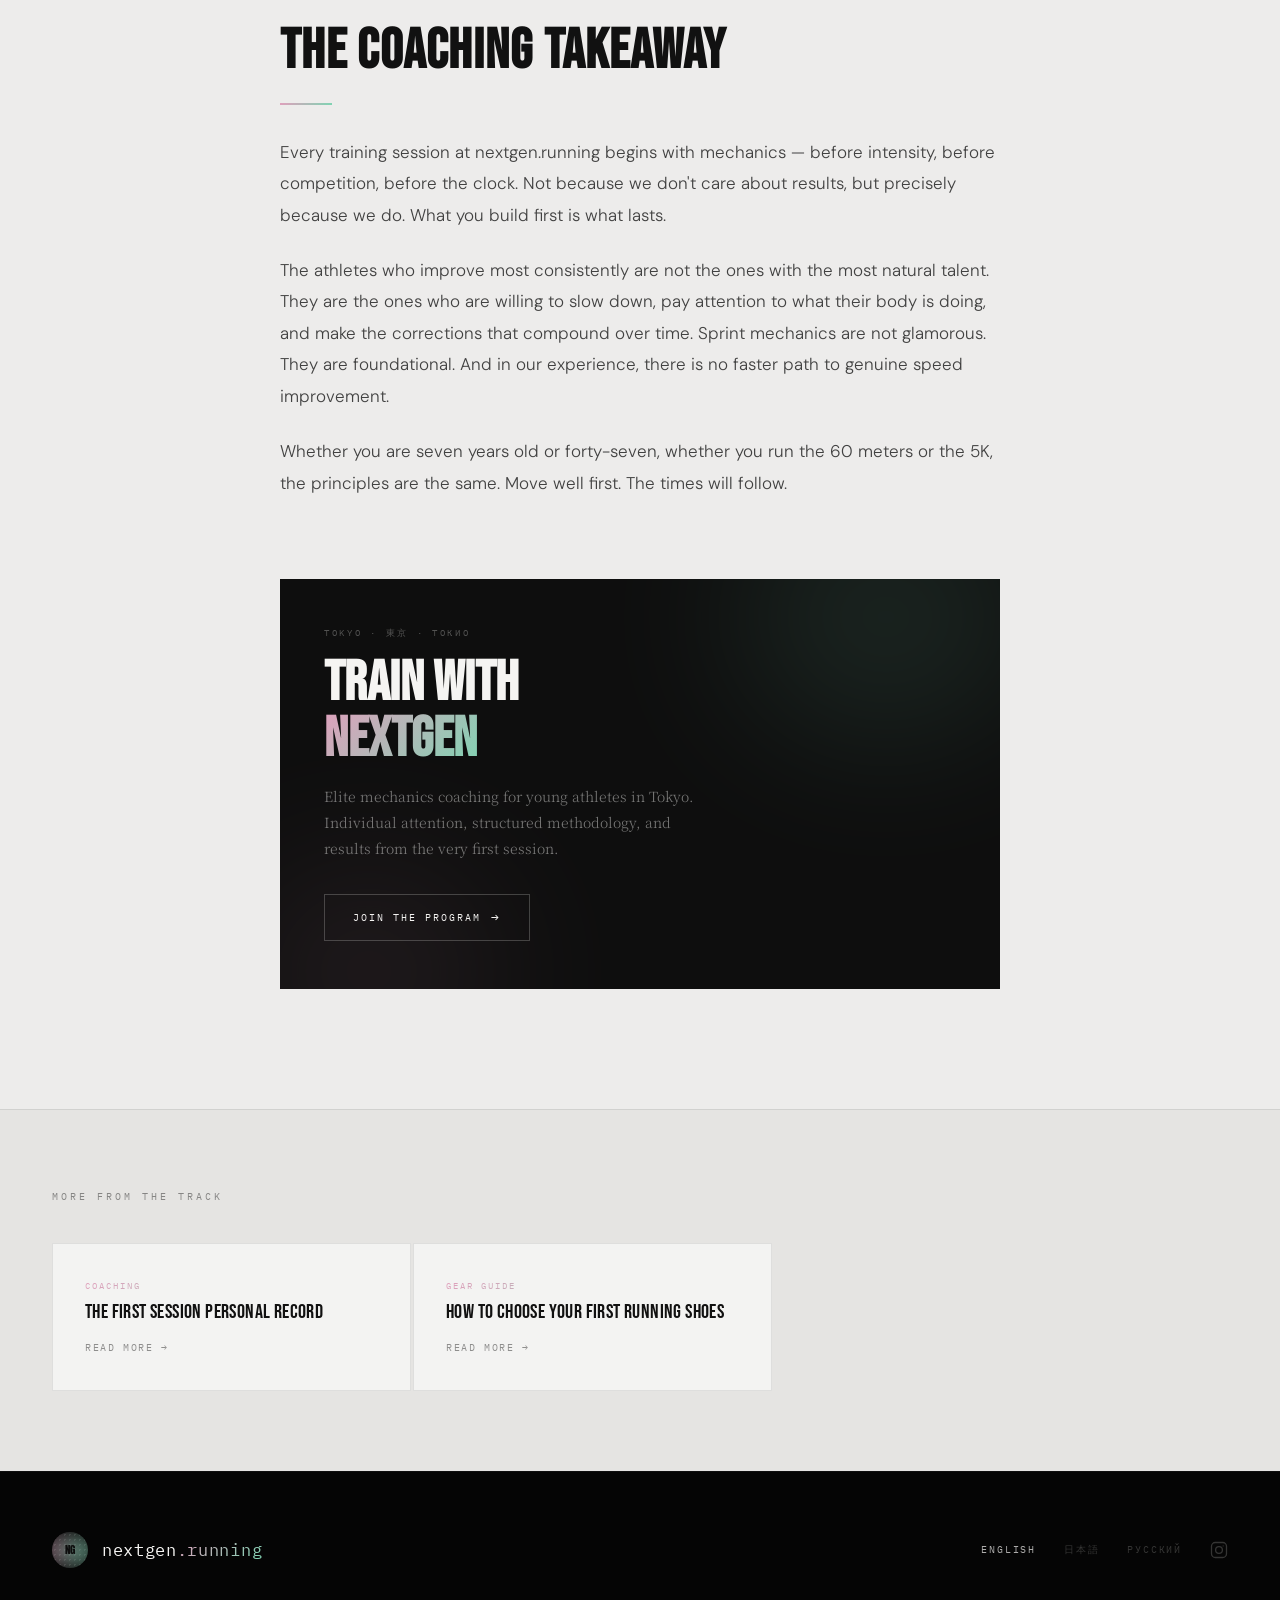
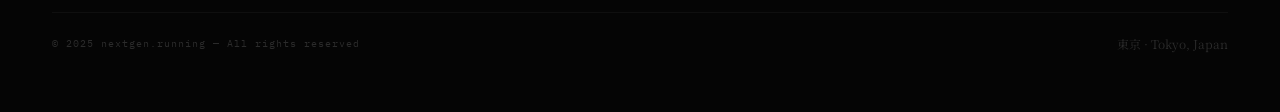
<file: blog/sprint-mechanics.html>
<!DOCTYPE html>
<html lang="en">
<head>
    <meta charset="UTF-8">
    <meta name="viewport" content="width=device-width, initial-scale=1.0">
    <title>Why Sprint Mechanics Matter at Every Age — nextgen.running</title>
    <meta name="description" content="Speed is the result, not the goal. Learn why sprint mechanics — stride patterns, arm drive, and foot strike — are the real foundation of athletic performance, and how to build them at any age.">
    <link rel="preconnect" href="https://fonts.googleapis.com">
    <link rel="preconnect" href="https://fonts.gstatic.com" crossorigin>
    <link href="https://fonts.googleapis.com/css2?family=Bebas+Neue&family=Anton&family=Noto+Serif+JP:wght@300;400;700&family=IBM+Plex+Mono:wght@400;500&family=DM+Sans:ital,wght@0,300;0,400;0,500;1,300&display=swap" rel="stylesheet">
    <link rel="stylesheet" href="../styles.css">
    <style>
        .lang-block { display: none; }
        .lang-block.active { display: block; }

        /* ─── POST HERO ─── */
        .post-hero {
            padding: 160px 52px 100px;
            background: var(--dark);
            position: relative; overflow: hidden;
            min-height: 70vh;
            display: flex; align-items: flex-end;
        }
        .post-hero-blobs { position: absolute; inset: 0; overflow: hidden; pointer-events: none; }
        .post-blob { position: absolute; border-radius: 50%; filter: blur(110px); }
        .post-blob-1 { width: 520px; height: 400px; background: var(--mint); opacity: 0.14; top: -8%; right: -6%; animation: blobA 10s ease-in-out infinite; }
        .post-blob-2 { width: 380px; height: 300px; background: var(--pink); opacity: 0.11; bottom: -8%; left: -4%; animation: blobB 13s ease-in-out infinite; }
        @keyframes blobA { 0%,100%{transform:translate(0,0) scale(1)} 50%{transform:translate(22px,-14px) scale(1.04)} }
        @keyframes blobB { 0%,100%{transform:translate(0,0) scale(1)} 50%{transform:translate(-14px,20px) scale(1.03)} }

        .post-hero-inner { position: relative; z-index: 2; width: 100%; max-width: 900px; }
        .post-back {
            display: inline-flex; align-items: center; gap: 10px;
            font-family: 'IBM Plex Mono', monospace; font-size: 10px;
            letter-spacing: 0.22em; text-transform: uppercase;
            color: rgba(245,244,242,0.35); text-decoration: none; margin-bottom: 52px;
            opacity: 0; animation: fadeUp 0.6s ease 0.2s forwards; transition: color 0.2s;
        }
        .post-back:hover { color: rgba(245,244,242,0.8); }
        .post-back::before { content: '←'; font-size: 13px; }
        .post-meta { display: flex; align-items: center; gap: 20px; margin-bottom: 28px; opacity: 0; animation: fadeUp 0.6s ease 0.4s forwards; }
        .post-tag { font-family: 'IBM Plex Mono', monospace; font-size: 9px; letter-spacing: 0.26em; text-transform: uppercase; background: var(--iri); -webkit-background-clip: text; background-clip: text; -webkit-text-fill-color: transparent; color: transparent; }
        .post-dot { color: rgba(245,244,242,0.2); }
        .post-date { font-family: 'IBM Plex Mono', monospace; font-size: 9px; letter-spacing: 0.18em; text-transform: uppercase; color: rgba(245,244,242,0.25); }
        .post-read-time { font-family: 'IBM Plex Mono', monospace; font-size: 9px; letter-spacing: 0.18em; text-transform: uppercase; color: rgba(245,244,242,0.25); }
        .post-title { font-family: 'Bebas Neue', sans-serif; font-size: clamp(52px, 8vw, 112px); line-height: 0.92; letter-spacing: -0.01em; color: var(--white); margin-bottom: 36px; opacity: 0; animation: fadeUp 0.9s cubic-bezier(0.16,1,0.3,1) 0.55s forwards; }
        .post-title .outline { -webkit-text-stroke: 2px rgba(245,244,242,0.35); color: transparent; }
        .post-title .iri { background: var(--iri); -webkit-background-clip: text; background-clip: text; -webkit-text-fill-color: transparent; color: transparent; }
        .post-divider { width: 100%; height: 1px; background: rgba(245,244,242,0.08); margin-top: 48px; }

        /* ─── ARTICLE BODY ─── */
        .post-body { background: var(--bg); padding: 80px 52px 120px; }
        .post-content { max-width: 720px; margin: 0 auto; }
        .post-lead { font-family: 'DM Sans', sans-serif; font-size: 20px; font-weight: 300; line-height: 1.85; color: var(--black); margin-bottom: 48px; opacity: 0; animation: fadeUp 0.8s ease 0.9s forwards; }
        .post-h2 { font-family: 'Bebas Neue', sans-serif; font-size: clamp(34px, 5vw, 56px); letter-spacing: 0.02em; color: var(--black); margin: 80px 0 32px; padding-bottom: 20px; position: relative; }
        .post-h2::after { content: ''; position: absolute; bottom: 0; left: 0; width: 52px; height: 2px; background: var(--iri); }
        .post-h3 { font-family: 'DM Sans', sans-serif; font-size: 17px; font-weight: 500; color: var(--black); margin: 40px 0 14px; letter-spacing: 0.01em; }
        .post-p { font-family: 'DM Sans', sans-serif; font-size: 17px; font-weight: 300; line-height: 1.85; color: rgba(17,17,17,0.78); margin-bottom: 24px; }

        .post-quote { margin: 52px 0; padding: 32px 36px; background: var(--dark); position: relative; overflow: hidden; }
        .post-quote::before { content: ''; position: absolute; left: 0; top: 0; bottom: 0; width: 3px; background: var(--iri); }
        .post-quote-text { font-family: 'Noto Serif JP', serif; font-weight: 300; font-size: 17px; line-height: 1.85; font-style: italic; color: rgba(245,244,242,0.7); position: relative; z-index: 1; }
        .post-quote-attr { font-family: 'IBM Plex Mono', monospace; font-size: 10px; letter-spacing: 0.18em; text-transform: uppercase; color: rgba(245,244,242,0.3); margin-top: 16px; position: relative; z-index: 1; }

        .post-mechanics-grid { display: grid; grid-template-columns: 1fr 1fr; gap: 2px; margin: 40px 0; }
        .post-mechanics-card { background: rgba(255,255,255,0.65); padding: 32px 28px; border: 1px solid var(--border); position: relative; overflow: hidden; }
        .post-mechanics-card::after { content: ''; position: absolute; bottom: 0; left: 0; width: 0; height: 2px; background: var(--iri); transition: width 0.4s ease; }
        .post-mechanics-card:hover::after { width: 100%; }
        .post-mechanics-num { font-family: 'Bebas Neue', sans-serif; font-size: 52px; color: rgba(17,17,17,0.06); line-height: 1; margin-bottom: 12px; }
        .post-mechanics-label { font-family: 'IBM Plex Mono', monospace; font-size: 10px; letter-spacing: 0.22em; text-transform: uppercase; background: var(--iri); -webkit-background-clip: text; background-clip: text; -webkit-text-fill-color: transparent; color: transparent; margin-bottom: 10px; }
        .post-mechanics-title { font-family: 'Bebas Neue', sans-serif; font-size: 22px; color: var(--black); margin-bottom: 12px; letter-spacing: 0.02em; }
        .post-mechanics-desc { font-family: 'DM Sans', sans-serif; font-size: 14px; font-weight: 300; line-height: 1.7; color: var(--muted); }

        .post-drill-list { list-style: none; margin: 24px 0 40px; display: flex; flex-direction: column; gap: 0; }
        .post-drill-list li { padding: 22px 0; border-bottom: 1px solid var(--border); font-family: 'DM Sans', sans-serif; font-size: 16px; font-weight: 300; line-height: 1.75; color: rgba(17,17,17,0.72); }
        .post-drill-list li:first-child { border-top: 1px solid var(--border); }
        .post-drill-name { font-family: 'Bebas Neue', sans-serif; font-size: 18px; color: var(--black); display: block; margin-bottom: 4px; letter-spacing: 0.03em; }
        .post-drill-tag { font-family: 'IBM Plex Mono', monospace; font-size: 9px; letter-spacing: 0.18em; text-transform: uppercase; background: var(--iri); -webkit-background-clip: text; background-clip: text; -webkit-text-fill-color: transparent; color: transparent; display: block; margin-bottom: 8px; }

        /* ─── CLOSING CTA ─── */
        .post-closing { margin-top: 80px; padding: 48px 44px; background: var(--dark); position: relative; overflow: hidden; }
        .post-closing-blobs { position: absolute; inset: 0; pointer-events: none; overflow: hidden; }
        .post-closing-blob-1 { position: absolute; width: 300px; height: 240px; background: var(--mint); opacity: 0.12; border-radius: 50%; filter: blur(80px); top: -20%; right: -5%; }
        .post-closing-blob-2 { position: absolute; width: 250px; height: 200px; background: var(--pink); opacity: 0.1; border-radius: 50%; filter: blur(80px); bottom: -20%; left: -5%; }
        .post-closing-inner { position: relative; z-index: 2; }
        .post-closing-eyebrow { font-family: 'IBM Plex Mono', monospace; font-size: 9px; letter-spacing: 0.3em; text-transform: uppercase; color: rgba(245,244,242,0.3); margin-bottom: 16px; }
        .post-closing-title { font-family: 'Bebas Neue', sans-serif; font-size: clamp(36px, 5vw, 56px); color: var(--white); margin-bottom: 16px; line-height: 1; }
        .post-closing-title span { background: var(--iri); -webkit-background-clip: text; background-clip: text; -webkit-text-fill-color: transparent; color: transparent; }
        .post-closing-sub { font-family: 'Noto Serif JP', serif; font-weight: 300; font-size: 14px; line-height: 1.85; color: rgba(245,244,242,0.45); margin-bottom: 32px; max-width: 380px; }
        .post-closing-btn { display: inline-flex; align-items: center; gap: 10px; font-family: 'IBM Plex Mono', monospace; font-size: 10px; letter-spacing: 0.2em; text-transform: uppercase; color: var(--white); text-decoration: none; padding: 14px 28px; border: 1px solid rgba(245,244,242,0.22); transition: border-color 0.2s, background 0.2s; }
        .post-closing-btn:hover { border-color: rgba(245,244,242,0.6); background: rgba(245,244,242,0.05); }
        .post-closing-btn::after { content: '→'; font-size: 13px; }
        .back-home { position: fixed; bottom: 28px; right: 28px; z-index: 90; }
        .back-home-link { display: inline-flex; align-items: center; gap: 10px; font-family: 'IBM Plex Mono', monospace; font-size: 10px; letter-spacing: 0.18em; text-transform: uppercase; color: var(--white); background: var(--black); text-decoration: none; padding: 11px 18px; transition: background 0.2s, opacity 0.2s; box-shadow: 0 4px 16px rgba(0,0,0,0.18); }
        .back-home-link:hover { background: #333; }
        .back-home-arrow { font-size: 13px; transition: transform 0.2s; }
        .back-home-link:hover .back-home-arrow { transform: translateX(-3px); }

        /* ─── RELATED POSTS ─── */
        .post-related { padding: 80px 52px; background: var(--bg-alt); border-top: 1px solid var(--border); }
        .post-related-label { font-family: 'IBM Plex Mono', monospace; font-size: 10px; letter-spacing: 0.3em; text-transform: uppercase; color: var(--muted); margin-bottom: 40px; }
        .post-related-grid { display: grid; grid-template-columns: 1fr 1fr; gap: 2px; max-width: 720px; }
        .post-related-card { background: rgba(255,255,255,0.55); padding: 36px 32px; border: 1px solid var(--border); text-decoration: none; display: flex; flex-direction: column; gap: 10px; position: relative; overflow: hidden; transition: background 0.3s; }
        .post-related-card:hover { background: rgba(255,255,255,0.9); }
        .post-related-card::after { content: ''; position: absolute; bottom: 0; left: 0; width: 0; height: 2px; background: var(--iri); transition: width 0.4s ease; }
        .post-related-card:hover::after { width: 100%; }
        .post-related-tag { font-family: 'IBM Plex Mono', monospace; font-size: 9px; letter-spacing: 0.22em; text-transform: uppercase; background: var(--iri); -webkit-background-clip: text; background-clip: text; -webkit-text-fill-color: transparent; color: transparent; }
        .post-related-title { font-family: 'Bebas Neue', sans-serif; font-size: 20px; letter-spacing: 0.02em; color: var(--black); line-height: 1.1; }
        .post-related-arrow { font-family: 'IBM Plex Mono', monospace; font-size: 10px; letter-spacing: 0.16em; text-transform: uppercase; color: var(--muted); margin-top: 8px; display: inline-flex; align-items: center; gap: 8px; transition: color 0.2s; }
        .post-related-card:hover .post-related-arrow { color: var(--black); }
        .post-related-arrow::after { content: '→'; }

        /* ─── RESPONSIVE ─── */
        @media (max-width: 900px) {
            .post-hero { padding: 130px 24px 72px; min-height: auto; }
            .post-body { padding: 56px 24px 80px; }
            .post-mechanics-grid { grid-template-columns: 1fr; }
            .post-related { padding: 56px 24px; }
            .post-related-grid { grid-template-columns: 1fr; }
        }
    </style>
</head>
<body>

    <div class="cursor" id="cursor"></div>
    <div class="cursor-ring" id="cursorRing"></div>
    <div class="progress-bar" id="progressBar"></div>

    <!-- NAV -->
    <nav>
        <div class="nav-left">
            <img src="../Next%20Gen.png" alt="Next Gen" class="nav-logo-img">
            <a href="../index.html" class="nav-brand">nextgen<span>.running</span></a>
        </div>
        <div class="nav-right">
            <a href="../index.html#blog" class="nav-blog" data-i18n="nav_blog">Blog</a>
            <div class="nav-lang">
                <a href="#" data-lang="en" class="active">EN</a>
                <a href="#" data-lang="jp">JP</a>
                <a href="#" data-lang="ru">RU</a>
            </div>
            <a href="https://www.instagram.com/nextgen.running?igsh=OHNoODNnbjV0Znk4" target="_blank" rel="noopener" class="nav-instagram" aria-label="Instagram">
                <svg width="18" height="18" viewBox="0 0 24 24" fill="none" stroke="currentColor" stroke-width="1.75" stroke-linecap="round" stroke-linejoin="round"><rect x="2" y="2" width="20" height="20" rx="5" ry="5"/><circle cx="12" cy="12" r="4.5"/><circle cx="17.5" cy="6.5" r="0.75" fill="currentColor" stroke="none"/></svg>
            </a>
        </div>
    </nav>

    <!-- BLOG POST HERO (dark) -->
    <section class="post-hero">
        <div class="post-hero-blobs">
            <div class="post-blob post-blob-1"></div>
            <div class="post-blob post-blob-2"></div>
        </div>
        <div class="post-hero-inner">
            <a href="../index.html#blog" class="post-back" data-i18n="post_back">Back to Blog</a>
            <div class="post-meta">
                <span class="post-tag" data-i18n="post_tag">Training</span>
                <span class="post-dot">·</span>
                <span class="post-date" data-i18n="post_date">April 2025</span>
                <span class="post-dot">·</span>
                <span class="post-read-time" data-i18n="post_readtime">5 min read</span>
            </div>
            <h1 class="post-title" data-i18n="post_title">WHY SPRINT<br>MECHANICS MATTER<br><span class="iri">AT EVERY AGE</span></h1>
            <div class="post-divider"></div>
        </div>
    </section>

    <!-- ARTICLE BODY -->
    <article class="post-body">
        <div class="post-content">

            <!-- ENGLISH -->
            <div class="lang-block lang-en">
                <p class="post-lead">Most conversations about speed end at the same place: "run faster." It's obvious advice — and nearly useless. In over eighteen years of training and seven years of coaching young athletes, one truth has become increasingly clear: speed is not something you chase. It's something you build, layer by layer, through the mechanics that produce it.</p>
                <p class="post-p">That foundation is what we call sprint mechanics — the precise coordination of your stride, your arm drive, and the way your foot contacts the ground. Get these right, and speed becomes a natural byproduct. Get them wrong, and you can train as hard as you want and never reach your true potential.</p>

                <h2 class="post-h2 reveal">THE ARCHITECTURE BEHIND SPEED</h2>
                <p class="post-p">When we talk about sprint mechanics, we are talking about three interconnected systems. Each one is trainable, measurable, and responsive to focused practice at any age.</p>
                <div class="post-mechanics-grid reveal">
                    <div class="post-mechanics-card">
                        <div class="post-mechanics-num">01</div>
                        <div class="post-mechanics-label">Foundation</div>
                        <div class="post-mechanics-title">STRIDE MECHANICS</div>
                        <p class="post-mechanics-desc">The pattern and rhythm of your steps — cadence, stride length, and the angle at which your leg swings through space. The goal: foot contact directly beneath the hips, not ahead of them.</p>
                    </div>
                    <div class="post-mechanics-card">
                        <div class="post-mechanics-num">02</div>
                        <div class="post-mechanics-label">Power Source</div>
                        <div class="post-mechanics-title">ARM DRIVE</div>
                        <p class="post-mechanics-desc">The often-overlooked engine of sprint performance. Your arms and legs move in opposition — and tight, inefficient arm swing creates tension that ripples down through the entire kinetic chain.</p>
                    </div>
                    <div class="post-mechanics-card">
                        <div class="post-mechanics-num">03</div>
                        <div class="post-mechanics-label">Ground Contact</div>
                        <div class="post-mechanics-title">FOOT STRIKE</div>
                        <p class="post-mechanics-desc">Where and how your foot meets the ground. In sprinting, forefoot or midfoot contact is almost always optimal. A heel strike at sprint pace applies a braking force with every single step.</p>
                    </div>
                    <div class="post-mechanics-card">
                        <div class="post-mechanics-num">04</div>
                        <div class="post-mechanics-label">Timing</div>
                        <div class="post-mechanics-title">ACCELERATION PHASE</div>
                        <p class="post-mechanics-desc">True sprinting has a distinct first 20–30 meters where the body is angled forward, steps are shorter and faster, and momentum builds progressively. Practicing this phase in isolation unlocks race-day starts.</p>
                    </div>
                </div>

                <h3 class="post-h3">The Problem with "Just Run Faster"</h3>
                <p class="post-p">Most untrained runners either overstride — landing with their foot far ahead of their center of mass, creating a braking force with every step — or understride, taking short, shuffling steps that waste energy and bleed speed. The ideal stride lands the foot directly beneath the hips. This isn't intuitive. It requires deliberate training to internalize.</p>
                <p class="post-p">With arm drive, the arms should move forward and back, not across the body. Elbows should stay at roughly 90 degrees. Hands should be loose, not clenched. Hunched shoulders and a tense upper body are among the most common killers of sprint performance — and among the easiest to correct once an athlete knows to look for them.</p>

                <div class="post-quote">
                    <p class="post-quote-text">"Speed is a skill. Like any skill, it can be taught, refined, and improved with the right methodology. The athletes who make the most dramatic improvements are rarely the ones who try harder — they are the ones who move better."</p>
                    <p class="post-quote-attr">— Arsentii Natalchuk, nextgen.running</p>
                </div>

                <h2 class="post-h2 reveal">WHY AGE DOESN'T LIMIT MECHANICS</h2>
                <p class="post-p">Here is what makes mechanics so powerful as a coaching tool: they respond to training at any age. A seven-year-old and a forty-year-old can both improve their stride mechanics through focused practice. The body is adaptable, and the neuromuscular system — which controls movement patterns — continues responding to training stimulus throughout life.</p>
                <p class="post-p">With young athletes, there is a particular opportunity. Motor patterns established in childhood tend to become deeply ingrained. Teaching correct mechanics at age seven or eight means those patterns are still present at fifteen and twenty-five. This is why every session at nextgen.running begins with mechanics — not just in the early weeks, but throughout every phase of an athlete's development.</p>
                <p class="post-p">With adult athletes, the challenge is different. Years of habituated movement patterns — often built around a desk, a commute, and lifestyle shoes — mean there's more to unlearn before you can build. But the capacity to improve is still very much there. We have seen adults in their thirties and forties make dramatic improvements in their sprint times through mechanics work alone, without adding any training volume.</p>

                <h2 class="post-h2 reveal">PRACTICAL DRILLS THAT BUILD THE FOUNDATION</h2>
                <p class="post-p">The following drills are the backbone of any sprint mechanics program. They isolate specific components of the sprint cycle, allowing athletes to develop each element in isolation before combining them at full speed.</p>
                <ul class="post-drill-list reveal">
                    <li>
                        <span class="post-drill-tag">Rhythm · Foot Strike · Hip Flexor</span>
                        <span class="post-drill-name">A-SKIPS</span>
                        Marching forward with an exaggerated knee drive and a pawing ground contact directly beneath the hips. A-skips build rhythm, reinforce proper foot strike timing, and develop the hip flexor strength that powers forward drive in every stride.
                    </li>
                    <li>
                        <span class="post-drill-tag">Cadence · Knee Drive · Power</span>
                        <span class="post-drill-name">HIGH KNEES</span>
                        Performed in place or moving forward, high knees develop cadence and teach athletes to drive the knee up aggressively — a movement that directly translates to stride power at race pace. Focus on driving up, not pushing back. The ground contact should be brief and springy.
                    </li>
                    <li>
                        <span class="post-drill-tag">Upper Body · Efficiency · Tension</span>
                        <span class="post-drill-name">ARM DRIVE ISOLATION</span>
                        Standing still, practice your arm swing in isolation. Drive the elbow back (not just forward), keep the hand loose, and prevent any crossing of the body's midline. Most athletes are surprised at how unnatural correct arm drive feels at first — and how different their sprint looks once it becomes habit.
                    </li>
                    <li>
                        <span class="post-drill-tag">Stride Length · Rhythm · Consistency</span>
                        <span class="post-drill-name">WICKET RUNS</span>
                        Running through a series of low hurdles or marker cones spaced at measured intervals trains consistent stride length and rhythm. The obstacles force athletes to find their natural cadence and maintain it under slight pressure — excellent preparation for race conditions.
                    </li>
                    <li>
                        <span class="post-drill-tag">Race Start · Momentum · Body Angle</span>
                        <span class="post-drill-name">ACCELERATION PHASE WORK</span>
                        True sprinting involves a distinct acceleration phase where the body leans forward, the steps are shorter and faster, and the athlete builds toward full speed progressively. Practicing this phase specifically — rather than always starting at full speed — builds the muscle memory for efficient starts on competition day.
                    </li>
                </ul>

                <h2 class="post-h2 reveal">THE COACHING TAKEAWAY</h2>
                <p class="post-p">Every training session at nextgen.running begins with mechanics — before intensity, before competition, before the clock. Not because we don't care about results, but precisely because we do. What you build first is what lasts.</p>
                <p class="post-p">The athletes who improve most consistently are not the ones with the most natural talent. They are the ones who are willing to slow down, pay attention to what their body is doing, and make the corrections that compound over time. Sprint mechanics are not glamorous. They are foundational. And in our experience, there is no faster path to genuine speed improvement.</p>
                <p class="post-p">Whether you are seven years old or forty-seven, whether you run the 60 meters or the 5K, the principles are the same. Move well first. The times will follow.</p>

                <div class="post-closing reveal">
                    <div class="post-closing-blobs"><div class="post-closing-blob-1"></div><div class="post-closing-blob-2"></div></div>
                    <div class="post-closing-inner">
                        <p class="post-closing-eyebrow">Tokyo · 東京 · Токио</p>
                        <h3 class="post-closing-title">TRAIN WITH<br><span>NEXTGEN</span></h3>
                        <p class="post-closing-sub">Elite mechanics coaching for young athletes in Tokyo. Individual attention, structured methodology, and results from the very first session.</p>
                        <a href="../index.html#cta" class="post-closing-btn">Join the Program</a>
                    </div>
                </div>
            </div>

            <!-- RUSSIAN -->
            <div class="lang-block lang-ru">
                <p class="post-lead">Большинство разговоров о скорости заканчиваются одинаково: «бегите быстрее». Очевидный совет — и почти бесполезный. За восемнадцать лет тренировок и семь лет работы с юными спортсменами одна истина становилась всё яснее: скорость — это не то, за чем гонишься. Это то, что выстраивается слой за слоем — через механику, которая её производит.</p>
                <p class="post-p">Именно эту основу мы называем техникой спринта — точная координация шага, работы рук и постановки стопы. Правильная техника делает скорость естественным следствием. Неправильная — и сколько ни тренируйся, истинного потенциала не достичь.</p>

                <h2 class="post-h2 reveal">АРХИТЕКТУРА СКОРОСТИ</h2>
                <p class="post-p">Когда мы говорим о технике спринта, мы говорим о трёх взаимосвязанных системах. Каждая из них поддаётся тренировке, измерению и развитию в любом возрасте.</p>
                <div class="post-mechanics-grid reveal">
                    <div class="post-mechanics-card">
                        <div class="post-mechanics-num">01</div>
                        <div class="post-mechanics-label">Основа</div>
                        <div class="post-mechanics-title">ТЕХНИКА ШАГА</div>
                        <p class="post-mechanics-desc">Паттерн и ритм шагов — каденс, длина шага и угол маха ноги. Цель: контакт стопы прямо под бёдрами, а не впереди тела.</p>
                    </div>
                    <div class="post-mechanics-card">
                        <div class="post-mechanics-num">02</div>
                        <div class="post-mechanics-label">Двигатель</div>
                        <div class="post-mechanics-title">РАБОТА РУК</div>
                        <p class="post-mechanics-desc">Недооценённый двигатель спринта. Руки и ноги движутся попеременно — скованные руки создают напряжение, которое распространяется по всей кинетической цепи.</p>
                    </div>
                    <div class="post-mechanics-card">
                        <div class="post-mechanics-num">03</div>
                        <div class="post-mechanics-label">Контакт с землёй</div>
                        <div class="post-mechanics-title">ПОСТАНОВКА СТОПЫ</div>
                        <p class="post-mechanics-desc">Место и способ касания стопы земли. В спринте контакт передней или средней частью стопы оптимален почти всегда. Пяточный контакт при спринтовом темпе создаёт тормозящее усилие с каждым шагом.</p>
                    </div>
                    <div class="post-mechanics-card">
                        <div class="post-mechanics-num">04</div>
                        <div class="post-mechanics-label">Тайминг</div>
                        <div class="post-mechanics-title">ФАЗА РАЗГОНА</div>
                        <p class="post-mechanics-desc">Истинный спринт имеет отчётливую фазу первых 20–30 метров: тело наклонено, шаги короче и чаще, импульс нарастает постепенно. Тренировка этой фазы в изоляции открывает возможности для эффективных стартов.</p>
                    </div>
                </div>

                <h3 class="post-h3">Проблема с «просто беги быстрее»</h3>
                <p class="post-p">Большинство нетренированных бегунов либо делают слишком длинный шаг — приземляясь далеко перед центром масс, создавая тормозящее усилие с каждым шагом, — либо слишком короткий, теряя энергию и скорость. Идеальный шаг приземляет стопу прямо под бёдрами. Это неинтуитивно — требует целенаправленной тренировки.</p>
                <p class="post-p">В работе рук: руки должны двигаться вперёд-назад, не пересекая корпус. Локти — около 90 градусов. Кисти — расслаблены. Сутулость и напряжение плечевого пояса — одни из главных факторов, снижающих результат в спринте. И одни из самых лёгких для исправления, как только атлет начинает на это обращать внимание.</p>

                <div class="post-quote">
                    <p class="post-quote-text">«Скорость — это навык. Как любой навык, ей можно учить, совершенствовать и развивать с правильной методологией. Атлеты, которые прогрессируют быстрее всего, — это редко те, кто сильнее старается. Это те, кто лучше двигается.»</p>
                    <p class="post-quote-attr">— Арсентий Натальчук, nextgen.running</p>
                </div>

                <h2 class="post-h2 reveal">ПОЧЕМУ ВОЗРАСТ НЕ ОГРАНИЧИВАЕТ ТЕХНИКУ</h2>
                <p class="post-p">Вот что делает технику таким мощным инструментом тренировки: она отзывается на работу в любом возрасте. Семилетний ребёнок и сорокалетний взрослый могут улучшить свою технику бега через целенаправленные занятия. Тело адаптивно, а нейромышечная система, управляющая паттернами движений, продолжает реагировать на тренировочный стимул на протяжении всей жизни.</p>
                <p class="post-p">С юными атлетами — особая возможность. Двигательные паттерны, заложенные в детстве, как правило, становятся глубоко укоренившимися. Научить правильной технике в семь-восемь лет — значит сохранить эти паттерны в пятнадцать и двадцать пять. Именно поэтому каждое занятие в nextgen.running начинается с техники — не только в первые недели, но на протяжении всего развития атлета.</p>
                <p class="post-p">Со взрослыми атлетами задача другая. Годы привычных движений — как правило, связанных со столом, дорогой на работу и повседневной обувью — означают, что сначала нужно многое «разучить». Но способность улучшаться никуда не уходит. Мы видели, как взрослые в тридцать-сорок лет резко улучшали свои результаты только за счёт работы над техникой — без увеличения объёма тренировок.</p>

                <h2 class="post-h2 reveal">ПРАКТИЧЕСКИЕ УПРАЖНЕНИЯ ДЛЯ ФОРМИРОВАНИЯ ОСНОВЫ</h2>
                <p class="post-p">Следующие упражнения — основа любой программы по технике спринта. Они изолируют отдельные компоненты спринтового цикла, позволяя развивать каждый элемент отдельно перед объединением на полной скорости.</p>
                <ul class="post-drill-list reveal">
                    <li>
                        <span class="post-drill-tag">Ритм · Постановка стопы · Сгибатели бедра</span>
                        <span class="post-drill-name">СЕМЕНЯЩИЙ БЕГ (A-SKIPS)</span>
                        Марш вперёд с подчёркнутым подъёмом колена и загребающим контактом стопы прямо под бёдрами. Развивает ритм, закрепляет правильный тайминг постановки стопы и укрепляет сгибатели бедра — двигатель переднего толчка в каждом шаге.
                    </li>
                    <li>
                        <span class="post-drill-tag">Каденс · Подъём колена · Мощность</span>
                        <span class="post-drill-name">БЕГ С ВЫСОКИМ ПОДЪЁМОМ БЕДРА</span>
                        Выполняется на месте или в движении. Развивает каденс и учит агрессивно поднимать колено — движение, которое напрямую влияет на мощность шага на соревновательной скорости. Фокус на подъём вверх, а не толчок назад. Контакт с землёй должен быть коротким и пружинящим.
                    </li>
                    <li>
                        <span class="post-drill-tag">Верхняя часть тела · Эффективность · Напряжение</span>
                        <span class="post-drill-name">ИЗОЛИРОВАННАЯ РАБОТА РУК</span>
                        Стоя на месте, отрабатывайте движение рук в изоляции. Отводите локоть назад (не только вперёд), держите кисть расслабленной, не допускайте пересечения средней линии тела. Большинство атлетов удивляются, насколько неестественно поначалу ощущается правильная работа рук — и насколько другим становится спринт, когда это входит в привычку.
                    </li>
                    <li>
                        <span class="post-drill-tag">Длина шага · Ритм · Постоянство</span>
                        <span class="post-drill-name">БАРЬЕРНЫЙ БЕГ (WICKET RUNS)</span>
                        Бег через серию низких барьеров или конусов, расставленных на определённых расстояниях. Препятствия заставляют найти естественный каденс и поддерживать его под лёгким давлением — отличная подготовка к условиям соревнований.
                    </li>
                    <li>
                        <span class="post-drill-tag">Старт · Разгон · Угол корпуса</span>
                        <span class="post-drill-name">ОТРАБОТКА ФАЗЫ РАЗГОНА</span>
                        Настоящий спринт включает отчётливую фазу разгона: тело наклонено вперёд, шаги короткие и частые, скорость нарастает постепенно. Тренировка этой фазы отдельно — а не всегда начиная на полной скорости — формирует мышечную память для эффективных стартов в соревновательный день.
                    </li>
                </ul>

                <h2 class="post-h2 reveal">ГЛАВНЫЙ ВЫВОД</h2>
                <p class="post-p">Каждое занятие в nextgen.running начинается с техники — до интенсивности, до соревновательного элемента, до хронометра. Не потому что нам всё равно на результаты, а именно потому что они важны. То, что закладывается первым, остаётся дольше всего.</p>
                <p class="post-p">Атлеты, которые прогрессируют стабильнее всего, — не те, у кого больше всего природного таланта. Это те, кто готов замедлиться, обратить внимание на то, что делает их тело, и вносить исправления, которые накапливаются со временем. Техника спринта — не гламурно. Это фундамент. И в нашем опыте нет более быстрого пути к настоящему прогрессу в скорости.</p>
                <p class="post-p">Вам семь лет или сорок семь, вы бегаете 60 метров или 5 километров — принципы одни и те же. Сначала двигайтесь правильно. Результаты придут.</p>

                <div class="post-closing reveal">
                    <div class="post-closing-blobs"><div class="post-closing-blob-1"></div><div class="post-closing-blob-2"></div></div>
                    <div class="post-closing-inner">
                        <p class="post-closing-eyebrow">Tokyo · 東京 · Токио</p>
                        <h3 class="post-closing-title">ТРЕНИРУЙСЯ С<br><span>NEXTGEN</span></h3>
                        <p class="post-closing-sub">Профессиональное обучение технике спринта для юных атлетов в Токио. Индивидуальное внимание, системная методология и результаты с первого занятия.</p>
                        <a href="../index.html#cta" class="post-closing-btn">Записаться</a>
                    </div>
                </div>
            </div>

            <!-- JAPANESE -->
            <div class="lang-block lang-jp">
                <p class="post-lead">スピードについての会話のほとんどは、同じ結論で終わります：「もっと速く走れ」。明らかなアドバイスですが、ほとんど役に立ちません。18年以上のトレーニング経験と7年の若いアスリートのコーチング経験を通じて、一つの真実がますます明確になっています：スピードは追いかけるものではありません。それはスピードを生み出すメカニクスを通じて、層を重ねて構築するものです。</p>
                <p class="post-p">その基盤こそが私たちがスプリントメカニクスと呼ぶもの——ストライド、腕の振り、足の接地の正確な協調です。これを正しく理解すれば、スピードは自然な副産物となります。間違えれば、どれほど懸命に練習してもポテンシャルに届けません。</p>

                <h2 class="post-h2 reveal">スピードの構造</h2>
                <p class="post-p">スプリントメカニクスについて話すとき、私たちは三つの相互に関連するシステムについて話しています。それぞれが訓練可能で、測定可能で、どの年齢でも集中した練習に応答します。</p>
                <div class="post-mechanics-grid reveal">
                    <div class="post-mechanics-card">
                        <div class="post-mechanics-num">01</div>
                        <div class="post-mechanics-label">基盤</div>
                        <div class="post-mechanics-title">ストライドメカニクス</div>
                        <p class="post-mechanics-desc">ステップのパターンとリズム——ケイデンス、歩幅、脚が空間をスイングする角度。目標：足が前方ではなく、腰の真下に接地すること。</p>
                    </div>
                    <div class="post-mechanics-card">
                        <div class="post-mechanics-num">02</div>
                        <div class="post-mechanics-label">パワーソース</div>
                        <div class="post-mechanics-title">腕の振り</div>
                        <p class="post-mechanics-desc">スプリントパフォーマンスでよく見落とされるエンジン。腕と脚は対角線上に動きます——非効率な腕の振りはキネティックチェーン全体に緊張をもたらします。</p>
                    </div>
                    <div class="post-mechanics-card">
                        <div class="post-mechanics-num">03</div>
                        <div class="post-mechanics-label">地面との接触</div>
                        <div class="post-mechanics-title">フットストライク</div>
                        <p class="post-mechanics-desc">足がどこでどのように地面に触れるか。スプリントでは、前足部または中足部での接地がほぼ常に最適です。スプリントペースでの踵着地は毎歩制動力をかけます。</p>
                    </div>
                    <div class="post-mechanics-card">
                        <div class="post-mechanics-num">04</div>
                        <div class="post-mechanics-label">タイミング</div>
                        <div class="post-mechanics-title">加速段階</div>
                        <p class="post-mechanics-desc">真のスプリントには、体が前傾し、歩幅が短く速く、勢いが段階的に増す最初の20〜30mという特有の加速段階があります。この段階を単独で練習することで、レース当日のスタートが改善されます。</p>
                    </div>
                </div>

                <h3 class="post-h3">「もっと速く走れ」の問題</h3>
                <p class="post-p">訓練されていないランナーのほとんどは、オーバーストライド——重心の前方に足を着地し、毎歩制動力をかける——かアンダーストライドで、エネルギーを無駄にしてスピードを失います。理想的なストライドは足を腰の真下に着地させます。これは直感的ではありません。習得するには意識的な訓練が必要です。</p>
                <p class="post-p">腕の振りでは、腕は前後に動かし、体を横切らないようにします。肘は約90度。手は緩めます。猫背と上体の緊張はスプリントパフォーマンスを低下させる最も一般的な原因の一つです——そして一度気づけば、最も修正しやすい原因でもあります。</p>

                <div class="post-quote">
                    <p class="post-quote-text">「スピードはスキルです。あらゆるスキルと同じように、適切な方法論があれば教え、磨き、改善できます。最も劇的な改善をする選手たちは、より努力する選手ではなく——より良く動く選手です。」</p>
                    <p class="post-quote-attr">— アルセンティ・ナタルチュク, nextgen.running</p>
                </div>

                <h2 class="post-h2 reveal">なぜ年齢がメカニクスを制限しないか</h2>
                <p class="post-p">メカニクスがコーチングツールとして強力な理由がここにあります：どの年齢でもトレーニングに応答するのです。7歳の子どもも40歳の大人も、集中した練習を通じてストライドメカニクスを改善できます。体は適応力があり、動作パターンを制御する神経筋システムは生涯を通じてトレーニング刺激に反応し続けます。</p>
                <p class="post-p">若いアスリートには特別な機会があります。幼少期に確立された動作パターンは深く根付く傾向があります。7〜8歳で正しいメカニクスを教えることは、15歳と25歳でもそのパターンが残ることを意味します。だからこそnextgen.runningのすべてのセッションはメカニクスから始まります——最初の数週間だけでなく、アスリートの発達のすべての段階で。</p>
                <p class="post-p">大人のアスリートでは課題が異なります。デスク、通勤、ライフスタイルシューズを中心に構築された何年もの習慣的な動作パターンは、構築する前に多くのことを「ほどく」必要があることを意味します。しかし、改善する能力は依然としてそこにあります。30〜40代の大人が、トレーニング量を増やすことなく、メカニクス作業だけでスプリントタイムを劇的に改善するのを見てきました。</p>

                <h2 class="post-h2 reveal">基盤を作る実践的なドリル</h2>
                <p class="post-p">以下のドリルはスプリントメカニクスプログラムの骨格です。スプリントサイクルの特定のコンポーネントを分離し、フルスピードで組み合わせる前に各要素を個別に発展させます。</p>
                <ul class="post-drill-list reveal">
                    <li>
                        <span class="post-drill-tag">リズム · フットストライク · 股関節屈筋</span>
                        <span class="post-drill-name">Aスキップ</span>
                        誇張した膝の駆動と、腰の真下での足の掻き寄せ動作で前進するマーチング。Aスキップはリズムを作り、適切な足の接地タイミングを強化し、すべてのストライドで前進駆動力となる股関節屈筋の強度を発展させます。
                    </li>
                    <li>
                        <span class="post-drill-tag">ケイデンス · 膝の駆動 · パワー</span>
                        <span class="post-drill-name">ハイニー</span>
                        原地または前進しながら行います。ケイデンスを発展させ、膝を積極的に上げることを教えます——レースペースでのストライドパワーに直結する動きです。上方向への駆動に集中し、後方への押しつけではありません。地面との接触は短く弾むようにします。
                    </li>
                    <li>
                        <span class="post-drill-tag">上半身 · 効率 · 緊張</span>
                        <span class="post-drill-name">腕振りの単独練習</span>
                        静止した状態で、腕の振りを単独で練習します。肘を後ろに駆動し、手を緩め、体の中心線を横切らないようにします。ほとんどのアスリートは、正しい腕の振りが最初どれほど不自然に感じるか——そしてそれが習慣になると自分のスプリントがどれほど変わるかに驚きます。
                    </li>
                    <li>
                        <span class="post-drill-tag">歩幅 · リズム · 一貫性</span>
                        <span class="post-drill-name">ウィケットラン</span>
                        測定された間隔で設置されたミニハードルやコーンのシリーズを通して走ることで、一貫した歩幅とリズムを訓練します。障害物はアスリートに自然なケイデンスを見つけさせ、軽いプレッシャー下でそれを維持させます——レース条件への優れた準備。
                    </li>
                    <li>
                        <span class="post-drill-tag">レーススタート · 勢い · 体の角度</span>
                        <span class="post-drill-name">加速段階の練習</span>
                        真のスプリントには、体が前傾し、歩幅が短く速く、アスリートが徐々にトップスピードに向かって加速する特有の加速段階があります。常にフルスピードからスタートするのではなく、この段階を具体的に練習することで、競技日の効率的なスタートのための筋肉記憶が構築されます。
                    </li>
                </ul>

                <h2 class="post-h2 reveal">コーチングの結論</h2>
                <p class="post-p">nextgen.runningのすべてのトレーニングセッションはメカニクスから始まります——強度の前、競争の前、時計の前に。結果を気にしないからではなく、むしろ気にするからこそ。最初に構築したものが最も長く続きます。</p>
                <p class="post-p">最も一貫して改善するアスリートは、最も天性の才能がある人たちではありません。時間をかけて、自分の体が何をしているかに注意を払い、時間とともに複利で積み重なる修正を加える意志がある人たちです。スプリントメカニクスは華やかではありません。それは基礎的なものです。そして私たちの経験では、本当のスピード改善への道はこれより速いものはありません。</p>
                <p class="post-p">あなたが7歳でも47歳でも、60メートルを走っても5キロを走っても、原則は同じです。まず良く動く。タイムはついてきます。</p>

                <div class="post-closing reveal">
                    <div class="post-closing-blobs"><div class="post-closing-blob-1"></div><div class="post-closing-blob-2"></div></div>
                    <div class="post-closing-inner">
                        <p class="post-closing-eyebrow">Tokyo · 東京 · Токио</p>
                        <h3 class="post-closing-title">NEXTGENで<br><span>トレーニング</span></h3>
                        <p class="post-closing-sub">東京の若いアスリートへの本格的なスプリント技術指導。個別指導、体系的な方法論、そして初回から成果を実感。</p>
                        <a href="../index.html#cta" class="post-closing-btn">参加する</a>
                    </div>
                </div>
            </div>

        </div>
    </article>

    <!-- RELATED POSTS -->
    <section class="post-related">
        <p class="post-related-label" data-i18n="related_label">More from the Track</p>
        <div class="post-related-grid">
            <a href="first-session-record.html" class="post-related-card reveal">
                <span class="post-related-tag" data-i18n="related1_tag">Coaching</span>
                <span class="post-related-title" data-i18n="related1_title">THE FIRST SESSION PERSONAL RECORD</span>
                <span class="post-related-arrow" data-i18n="related_read">Read more</span>
            </a>
            <a href="running-shoes.html" class="post-related-card reveal">
                <span class="post-related-tag" data-i18n="related2_tag">Gear Guide</span>
                <span class="post-related-title" data-i18n="related2_title">HOW TO CHOOSE YOUR FIRST RUNNING SHOES</span>
                <span class="post-related-arrow" data-i18n="related_read">Read more</span>
            </a>
        </div>
    </section>

    <!-- FOOTER -->
    <div class="back-home">
        <a href="../index.html" class="back-home-link">
            <span class="back-home-arrow">←</span> <span data-i18n="back_home">Back to Home</span>
        </a>
    </div>

    <footer>
        <div class="footer-inner">
            <div class="footer-left">
                <div class="badge badge--foot"><div class="badge-dots"></div><div class="badge-glow"></div><div class="badge-text">NG</div></div>
                <div class="footer-brand">nextgen<span>.running</span></div>
            </div>
            <div class="footer-right">
                <div class="footer-langs">
                    <a href="#" class="footer-lang active" data-lang="en">ENGLISH</a>
                    <a href="#" class="footer-lang" data-lang="jp">日本語</a>
                    <a href="#" class="footer-lang" data-lang="ru">РУССКИЙ</a>
                </div>
                <a href="https://www.instagram.com/nextgen.running?igsh=OHNoODNnbjV0Znk4" target="_blank" rel="noopener" class="footer-instagram" aria-label="Instagram">
                    <svg width="18" height="18" viewBox="0 0 24 24" fill="none" stroke="currentColor" stroke-width="1.75" stroke-linecap="round" stroke-linejoin="round"><rect x="2" y="2" width="20" height="20" rx="5" ry="5"/><circle cx="12" cy="12" r="4.5"/><circle cx="17.5" cy="6.5" r="0.75" fill="currentColor" stroke="none"/></svg>
                </a>
            </div>
        </div>
        <div class="footer-bottom">
            <p class="footer-copy">© 2025 nextgen.running — All rights reserved</p>
            <p class="footer-location">東京 · Tokyo, Japan</p>
        </div>
    </footer>

    <script>
    const T = {
        en: {
            nav_blog: 'Blog', post_back: 'Back to Blog', back_home: 'Back to Home', post_tag: 'Training',
            post_date: 'April 2025', post_readtime: '5 min read',
            post_title: 'WHY SPRINT<br>MECHANICS MATTER<br><span class="iri">AT EVERY AGE</span>',
            related_label: 'More from the Track', related_read: 'Read more',
            related1_tag: 'Coaching', related1_title: 'THE FIRST SESSION PERSONAL RECORD',
            related2_tag: 'Gear Guide', related2_title: 'HOW TO CHOOSE YOUR FIRST RUNNING SHOES',
        },
        ru: {
            nav_blog: 'Блог', post_back: 'Назад к блогу', back_home: 'На главную', post_tag: 'Тренировки',
            post_date: 'Апрель 2025', post_readtime: '5 мин чтения',
            post_title: 'ПОЧЕМУ ТЕХНИКА<br>СПРИНТА ВАЖНА<br><span class="iri">В ЛЮБОМ ВОЗРАСТЕ</span>',
            related_label: 'Ещё с дорожки', related_read: 'Читать далее',
            related1_tag: 'Методология', related1_title: 'ЛИЧНЫЙ РЕКОРД НА ПЕРВОЙ ТРЕНИРОВКЕ',
            related2_tag: 'Экипировка', related2_title: 'КАК ВЫБРАТЬ ПЕРВЫЕ КРОССОВКИ ДЛЯ БЕГА',
        },
        jp: {
            nav_blog: 'ブログ', post_back: 'ブログへ戻る', back_home: 'ホームへ戻る', post_tag: 'トレーニング',
            post_date: '2025年4月', post_readtime: '5分',
            post_title: 'スプリント技術は<br>なぜどの年齢でも<br><span class="iri">重要なのか</span>',
            related_label: 'トラックからもっと読む', related_read: '続きを読む',
            related1_tag: 'コーチング', related1_title: '初回セッションで自己記録を更新',
            related2_tag: 'ギアガイド', related2_title: '初めてのランニングシューズの選び方',
        }
    };

    function applyLang(lang) {
        const t = T[lang];
        document.querySelectorAll('[data-i18n]').forEach(el => {
            const key = el.getAttribute('data-i18n');
            if (t[key] !== undefined) el.innerHTML = t[key];
        });
        document.querySelectorAll('.lang-block').forEach(el => el.classList.remove('active'));
        document.querySelectorAll('.lang-' + lang).forEach(el => el.classList.add('active'));
        document.querySelectorAll('[data-lang]').forEach(el => {
            el.classList.toggle('active', el.getAttribute('data-lang') === lang);
        });
        document.documentElement.lang = lang === 'jp' ? 'ja' : lang;
        localStorage.setItem('ng-lang', lang);
    }

    document.querySelectorAll('[data-lang]').forEach(el => {
        el.addEventListener('click', e => { e.preventDefault(); applyLang(el.getAttribute('data-lang')); });
    });

    const initLang = localStorage.getItem('ng-lang') || 'en';
    applyLang(initLang);

    const cursor = document.getElementById('cursor');
    const ring   = document.getElementById('cursorRing');
    let mx = 0, my = 0, rx = 0, ry = 0;
    document.addEventListener('mousemove', e => { mx = e.clientX; my = e.clientY; cursor.style.left = mx+'px'; cursor.style.top = my+'px'; });
    (function animRing() { rx += (mx-rx)*0.11; ry += (my-ry)*0.11; ring.style.left = rx+'px'; ring.style.top = ry+'px'; requestAnimationFrame(animRing); })();
    document.querySelectorAll('a, button').forEach(el => {
        el.addEventListener('mouseenter', () => { cursor.classList.add('hover'); ring.classList.add('hover'); });
        el.addEventListener('mouseleave', () => { cursor.classList.remove('hover'); ring.classList.remove('hover'); });
    });

    const bar = document.getElementById('progressBar');
    window.addEventListener('scroll', () => { bar.style.width = (window.scrollY/(document.documentElement.scrollHeight-innerHeight)*100)+'%'; }, { passive: true });

    const revealObs = new IntersectionObserver(entries => { entries.forEach(e => { if (e.isIntersecting) e.target.classList.add('visible'); }); }, { threshold: 0.1 });
    document.querySelectorAll('.reveal').forEach(el => revealObs.observe(el));
    </script>
</body>
</html>
</file>
<file: styles.css>
:root {
    --bg:      #EDECEB;
    --bg-alt:  #E5E4E2;
    --dark:    #0E0E0E;
    --darker:  #080808;
    --black:   #111111;
    --white:   #F5F4F2;
    --mint:    #7ED4B2;
    --pink:    #E0A0BC;
    --text:    #111111;
    --muted:   rgba(17,17,17,0.45);
    --faint:   rgba(17,17,17,0.2);
    --border:  rgba(17,17,17,0.09);
    --iri:     linear-gradient(135deg, var(--pink) 0%, var(--mint) 100%);
}

* { margin: 0; padding: 0; box-sizing: border-box; }
html { scroll-behavior: smooth; }

body {
    background: var(--bg);
    color: var(--text);
    font-family: 'DM Sans', sans-serif;
    overflow-x: hidden;
    cursor: none;
}

/* ─── CURSOR ─── */
.cursor {
    width: 10px; height: 10px;
    background: var(--black); border-radius: 50%;
    position: fixed; pointer-events: none; z-index: 9999;
    transform: translate(-50%, -50%);
    transition: transform 0.15s ease, background 0.2s;
}
.cursor-ring {
    width: 32px; height: 32px;
    border: 1px solid rgba(17,17,17,0.25); border-radius: 50%;
    position: fixed; pointer-events: none; z-index: 9998;
    transform: translate(-50%, -50%);
    transition: transform 0.18s ease, opacity 0.2s;
}
.cursor.hover { transform: translate(-50%,-50%) scale(2.5); background: var(--mint); }
.cursor-ring.hover { transform: translate(-50%,-50%) scale(1.5); opacity: 0.3; }

/* ─── PROGRESS ─── */
.progress-bar {
    position: fixed; top: 0; left: 0; height: 2px;
    background: var(--iri); z-index: 200;
    width: 0; transition: width 0.08s linear;
}

/* ─── LOGOTYPE BADGE ─── */
.badge {
    border-radius: 50%; background: #111;
    position: relative; overflow: hidden;
    display: inline-flex; align-items: center; justify-content: center;
    flex-shrink: 0;
}
.badge-dots {
    position: absolute; inset: 0; pointer-events: none;
    background-image: radial-gradient(circle, rgba(255,255,255,0.11) 1px, transparent 1px);
    background-size: 10px 10px;
}
.badge-glow {
    position: absolute; inset: -30%; pointer-events: none;
    background:
        radial-gradient(ellipse at 66% 52%, rgba(126,212,178,0.65) 0%, transparent 50%),
        radial-gradient(ellipse at 28% 50%, rgba(224,160,188,0.55) 0%, transparent 52%);
    filter: blur(20px);
}
.badge-text {
    position: relative; z-index: 2;
    font-family: 'Anton', sans-serif;
    color: #0D0D0D; text-align: center;
    line-height: 0.9; letter-spacing: 0.01em;
}

/* sizes */
.badge--nav  { width: 42px; height: 42px; }
.badge--nav  .badge-dots { background-size: 5px 5px; }
.badge--nav  .badge-glow { filter: blur(9px); }
.badge--nav  .badge-text { font-size: 12px; }

.badge--hero { width: 300px; height: 300px; }
.badge--hero .badge-text { font-size: 94px; }

.badge--foot { width: 36px; height: 36px; }
.badge--foot .badge-dots { background-size: 5px 5px; }
.badge--foot .badge-glow { filter: blur(8px); }
.badge--foot .badge-text { font-size: 11px; }

/* ─── NAV ─── */
nav {
    position: fixed; top: 0; left: 0; right: 0; z-index: 100;
    padding: 16px 52px;
    display: flex; justify-content: space-between; align-items: center;
    background: rgba(237,236,235,0.84); backdrop-filter: blur(18px);
    border-bottom: 1px solid var(--border);
}
.nav-left { display: flex; align-items: center; gap: 12px; }
.nav-brand {
    font-family: 'IBM Plex Mono', monospace;
    font-size: 13px; letter-spacing: 0.06em;
    color: var(--black); text-decoration: none;
}
.nav-brand span {
    background: var(--iri);
    -webkit-background-clip: text; background-clip: text;
    -webkit-text-fill-color: transparent; color: transparent;
}
.nav-lang {
    display: flex; gap: 20px;
    font-family: 'IBM Plex Mono', monospace;
    font-size: 11px; letter-spacing: 0.18em;
}
.nav-lang a { color: var(--black); text-decoration: none; opacity: 0.3; transition: opacity 0.2s; }
.nav-lang a.active, .nav-lang a:hover { opacity: 1; }
.nav-right { display: flex; align-items: center; gap: 24px; }
.nav-instagram { color: var(--black); opacity: 0.35; transition: opacity 0.2s; display: flex; align-items: center; }
.nav-instagram:hover { opacity: 1; }

/* ─── HERO ─── */
.hero {
    min-height: 100vh;
    display: flex; align-items: center;
    padding: 120px 52px 100px;
    position: relative; overflow: hidden;
}
.hero-blobs { position: absolute; inset: 0; overflow: hidden; pointer-events: none; }
.blob { position: absolute; border-radius: 50%; filter: blur(100px); }
.blob-1 { width: 600px; height: 480px; background: var(--mint); opacity: 0.22; top: -12%; right: -5%; animation: blobA 9s ease-in-out infinite; }
.blob-2 { width: 480px; height: 400px; background: var(--pink); opacity: 0.2; top: 20%; left: -8%; animation: blobB 11s ease-in-out infinite; }
.blob-3 { width: 340px; height: 280px; background: var(--mint); opacity: 0.12; bottom: -5%; left: 35%; animation: blobA 14s ease-in-out infinite reverse; }
@keyframes blobA { 0%,100%{transform:translate(0,0) scale(1)} 50%{transform:translate(28px,-18px) scale(1.05)} }
@keyframes blobB { 0%,100%{transform:translate(0,0) scale(1)} 50%{transform:translate(-18px,26px) scale(1.04)} }

.hero-inner {
    display: grid; grid-template-columns: 320px 1fr;
    gap: 90px; align-items: center;
    position: relative; z-index: 2; width: 100%;
}
.hero-badge-wrap {
    opacity: 0; transform: scale(0.88);
    animation: badgeIn 1.1s cubic-bezier(0.16,1,0.3,1) 0.25s forwards;
}
@keyframes badgeIn { to { opacity: 1; transform: scale(1); } }

.hero-logo {
    width: 300px; height: 300px; object-fit: contain;
    mix-blend-mode: multiply;
    display: block;
}

.hero-photo {
    width: 300px; height: 300px;
    object-fit: cover; object-position: center top;
    border-radius: 50%;
    display: block;
}

.nav-logo-img {
    height: 44px; width: auto;
    object-fit: contain;
    mix-blend-mode: multiply;
    display: block;
}

.hero-eyebrow {
    font-family: 'IBM Plex Mono', monospace;
    font-size: 11px; letter-spacing: 0.28em; text-transform: uppercase;
    color: var(--muted); margin-bottom: 24px;
    opacity: 0; transform: translateY(12px);
    animation: fadeUp 0.7s ease 0.75s forwards;
}
.hero-title {
    font-family: 'Bebas Neue', sans-serif;
    font-size: clamp(72px, 9.5vw, 138px);
    line-height: 0.91; letter-spacing: -0.01em;
    color: var(--black); margin-bottom: 34px;
}
.hero-title .line { display: block; overflow: hidden; }
.hero-title .line span { display: block; opacity: 0; transform: translateY(110%); }
.hero-title .line:nth-child(1) span { animation: slideUp 0.9s cubic-bezier(0.16,1,0.3,1) 0.85s forwards; }
.hero-title .line:nth-child(2) span { animation: slideUp 0.9s cubic-bezier(0.16,1,0.3,1) 1.0s forwards; }
.hero-title .line:nth-child(3) span { animation: slideUp 0.9s cubic-bezier(0.16,1,0.3,1) 1.15s forwards; }
.hero-title .outline { -webkit-text-stroke: 2px var(--black); color: transparent; }
.hero-title .iri {
    background: var(--iri);
    -webkit-background-clip: text; background-clip: text;
    -webkit-text-fill-color: transparent; color: transparent;
}
.hero-sub {
    font-family: 'Noto Serif JP', serif; font-weight: 300;
    font-size: 15px; line-height: 1.85; color: var(--muted);
    max-width: 360px; margin-bottom: 42px;
    opacity: 0; animation: fadeUp 0.8s ease 1.35s forwards;
}
.hero-sub .jp { display: block; margin-top: 9px; font-size: 12px; color: var(--faint); }
.hero-ctas {
    display: flex; gap: 12px; align-items: center;
    opacity: 0; animation: fadeUp 0.8s ease 1.55s forwards;
}
.btn-dark {
    background: var(--black); color: var(--white);
    padding: 16px 38px;
    font-family: 'IBM Plex Mono', monospace;
    font-size: 11px; letter-spacing: 0.15em; text-transform: uppercase;
    text-decoration: none; display: inline-block;
    transition: background 0.2s, transform 0.2s;
}
.btn-dark:hover { background: #2a2a2a; transform: translateY(-2px); }
.btn-ghost {
    color: var(--black); padding: 16px 28px;
    font-family: 'Noto Serif JP', serif; font-size: 14px;
    text-decoration: none;
    border: 1px solid rgba(17,17,17,0.18);
    display: inline-block; transition: border-color 0.2s, transform 0.2s;
}
.btn-ghost:hover { border-color: rgba(17,17,17,0.65); transform: translateY(-2px); }

/* ─── TICKER ─── */
.ticker {
    background: var(--dark); padding: 13px 0; overflow: hidden;
    border-top: 1px solid rgba(255,255,255,0.04);
    border-bottom: 1px solid rgba(255,255,255,0.04);
}
.ticker-track { display: flex; width: max-content; animation: tickerMove 30s linear infinite; }
.ticker-item {
    font-family: 'IBM Plex Mono', monospace; font-size: 10px;
    letter-spacing: 0.22em; color: rgba(245,242,238,0.28);
    text-transform: uppercase; padding: 0 32px; white-space: nowrap;
}
.ticker-item.iri {
    background: var(--iri);
    -webkit-background-clip: text; background-clip: text;
    -webkit-text-fill-color: transparent; color: transparent; opacity: 1;
}
@keyframes tickerMove { from { transform: translateX(0); } to { transform: translateX(-50%); } }

/* ─── COACH (dark) ─── */
.coach {
    background: var(--dark);
    color: var(--white); position: relative;
}
.eyebrow {
    font-family: 'IBM Plex Mono', monospace;
    font-size: 10px; letter-spacing: 0.3em; text-transform: uppercase;
    margin-bottom: 52px;
}
.eyebrow--light { color: rgba(245,244,242,0.35); }
.eyebrow--dark  { color: var(--muted); }

.coach-stats { display: flex; flex-direction: column; gap: 48px; }
.stat { padding-left: 24px; position: relative; }
.stat::before {
    content: ''; position: absolute; left: 0; top: 0; bottom: 0; width: 2px;
    background: var(--iri);
}
.stat-num {
    font-family: 'Bebas Neue', sans-serif;
    font-size: clamp(60px, 8vw, 100px);
    line-height: 1; letter-spacing: -0.02em; color: var(--white);
}
.stat-label {
    font-family: 'IBM Plex Mono', monospace;
    font-size: 10px; letter-spacing: 0.16em; text-transform: uppercase;
    color: rgba(245,244,242,0.32); margin-top: 4px;
}
.stat-label .jp { color: rgba(245,244,242,0.16); margin-left: 10px; font-family: 'Noto Serif JP', serif; }

.coach-right { padding-top: 62px; }
.coach-name {
    font-family: 'Bebas Neue', sans-serif;
    font-size: clamp(44px, 5vw, 68px); line-height: 1;
    margin-bottom: 6px; color: var(--white);
}
.coach-title-text {
    font-family: 'Noto Serif JP', serif; font-size: 13px; font-weight: 300;
    color: rgba(245,244,242,0.38); margin-bottom: 36px;
    letter-spacing: 0.04em; line-height: 1.7;
}
.coach-bio {
    font-size: 16px; line-height: 1.85;
    color: rgba(245,244,242,0.6); font-weight: 300; margin-bottom: 36px;
}
.coach-quote {
    font-family: 'Noto Serif JP', serif; font-size: 15px; font-weight: 300;
    font-style: italic; line-height: 1.7;
    color: rgba(245,244,242,0.5); margin-bottom: 36px;
    padding-left: 20px;
    border-left: 2px solid transparent;
    border-image: var(--iri) 1;
}
.coach-credentials { display: flex; flex-direction: column; gap: 12px; }
.credential {
    display: flex; align-items: flex-start; gap: 14px;
    font-family: 'IBM Plex Mono', monospace; font-size: 12px;
    color: rgba(245,244,242,0.38); letter-spacing: 0.04em; line-height: 1.5;
}
.credential::before {
    content: '—';
    background: var(--iri);
    -webkit-background-clip: text; background-clip: text;
    -webkit-text-fill-color: transparent; color: transparent; flex-shrink: 0;
}

/* ─── PROGRAM (light) ─── */
.program { padding: 140px 52px; background: var(--bg-alt); }
.program-header { display: flex; align-items: flex-end; justify-content: space-between; margin-bottom: 72px; }
.section-title {
    font-family: 'Bebas Neue', sans-serif;
    font-size: clamp(52px, 7.5vw, 100px); line-height: 0.94;
    letter-spacing: -0.01em; color: var(--black);
}
.section-title .outline { -webkit-text-stroke: 1.5px var(--black); color: transparent; }
.program-sub {
    font-family: 'Noto Serif JP', serif; font-weight: 300; font-size: 13px;
    color: var(--muted); max-width: 200px; line-height: 1.9; text-align: right;
}
.program-grid { display: grid; grid-template-columns: repeat(4, 1fr); gap: 2px; }
.program-card {
    background: rgba(255,255,255,0.55); padding: 44px 30px;
    position: relative; overflow: hidden;
    border: 1px solid rgba(17,17,17,0.06); transition: background 0.3s;
}
.program-card:hover { background: rgba(255,255,255,0.9); }
.program-card::after {
    content: ''; position: absolute; bottom: 0; left: 0;
    width: 0; height: 2px; background: var(--iri); transition: width 0.4s ease;
}
.program-card:hover::after { width: 100%; }
.card-num {
    font-family: 'Bebas Neue', sans-serif; font-size: 72px;
    color: rgba(17,17,17,0.05); line-height: 1; margin-bottom: 28px;
}
.card-bar { width: 28px; height: 2px; background: var(--iri); margin-bottom: 22px; }
.card-title { font-family: 'Bebas Neue', sans-serif; font-size: 26px; letter-spacing: 0.02em; margin-bottom: 6px; color: var(--black); }
.card-jp { font-family: 'Noto Serif JP', serif; font-size: 11px; color: var(--faint); margin-bottom: 18px; }
.card-desc { font-size: 13px; line-height: 1.75; color: var(--muted); font-weight: 300; }

/* ─── CTA (dark) ─── */
.cta-section { background: var(--darker); padding: 120px 52px; position: relative; overflow: hidden; }
.cta-blobs { position: absolute; inset: 0; overflow: hidden; pointer-events: none; }
.cta-blob { position: absolute; border-radius: 50%; filter: blur(110px); }
.cta-blob-1 { width: 450px; height: 370px; background: var(--mint); opacity: 0.14; top: -15%; right: 8%; }
.cta-blob-2 { width: 380px; height: 320px; background: var(--pink); opacity: 0.11; bottom: -15%; left: 5%; }
.cta-content { position: relative; z-index: 2; max-width: 760px; }
.cta-eyebrow {
    font-family: 'IBM Plex Mono', monospace; font-size: 10px;
    letter-spacing: 0.3em; text-transform: uppercase;
    color: rgba(245,244,242,0.32); margin-bottom: 20px;
}
.cta-title {
    font-family: 'Bebas Neue', sans-serif;
    font-size: clamp(68px, 11vw, 148px);
    line-height: 0.91; color: var(--white); margin-bottom: 36px;
}
.cta-title .iri {
    background: var(--iri);
    -webkit-background-clip: text; background-clip: text;
    -webkit-text-fill-color: transparent; color: transparent;
}
.cta-sub {
    font-family: 'Noto Serif JP', serif; font-size: 17px; font-weight: 300;
    color: rgba(245,244,242,0.55); line-height: 1.85; margin-bottom: 48px; max-width: 440px;
}
.cta-buttons { display: flex; gap: 14px; }
.btn-iri {
    background: var(--iri); color: var(--black);
    padding: 17px 44px;
    font-family: 'IBM Plex Mono', monospace; font-size: 11px; letter-spacing: 0.15em;
    text-transform: uppercase; text-decoration: none; display: inline-block;
    transition: opacity 0.2s, transform 0.2s;
}
.btn-iri:hover { opacity: 0.88; transform: translateY(-2px); }
.btn-ghost-light {
    border: 1px solid rgba(245,244,242,0.22); color: var(--white);
    padding: 17px 36px; font-family: 'Noto Serif JP', serif; font-size: 14px;
    text-decoration: none; display: inline-block;
    transition: border-color 0.2s, transform 0.2s;
}
.btn-ghost-light:hover { border-color: rgba(245,244,242,0.7); transform: translateY(-2px); }

/* ─── FOOTER ─── */
footer { background: #050505; padding: 60px 52px; border-top: 1px solid rgba(255,255,255,0.04); }
.footer-inner { display: flex; justify-content: space-between; align-items: center; }
.footer-left { display: flex; align-items: center; gap: 14px; }
.footer-brand {
    font-family: 'IBM Plex Mono', monospace; font-size: 17px;
    letter-spacing: 0.04em; color: var(--white);
}
.footer-brand span {
    background: var(--iri);
    -webkit-background-clip: text; background-clip: text;
    -webkit-text-fill-color: transparent; color: transparent;
}
.footer-langs { display: flex; gap: 28px; }
.footer-lang {
    font-family: 'IBM Plex Mono', monospace; font-size: 10px; letter-spacing: 0.18em;
    color: rgba(245,244,242,0.2); text-decoration: none; transition: color 0.2s;
}
.footer-lang:hover, .footer-lang.active { color: rgba(245,244,242,0.7); }
.footer-right { display: flex; align-items: center; gap: 28px; }
.footer-instagram { color: rgba(245,244,242,0.2); transition: color 0.2s; display: flex; align-items: center; }
.footer-instagram:hover { color: rgba(245,244,242,0.7); }
.footer-bottom {
    margin-top: 44px; padding-top: 22px;
    border-top: 1px solid rgba(255,255,255,0.04);
    display: flex; justify-content: space-between; align-items: center;
}
.footer-copy { font-family: 'IBM Plex Mono', monospace; font-size: 10px; letter-spacing: 0.1em; color: rgba(245,244,242,0.16); }
.footer-location { font-family: 'Noto Serif JP', serif; font-size: 12px; color: rgba(245,244,242,0.16); }

/* ─── ANNOUNCEMENT STRIP ─── */
.announcement {
    background: var(--darker); padding: 13px 52px;
    display: flex; align-items: center; gap: 16px; flex-wrap: wrap;
    font-family: 'IBM Plex Mono', monospace; font-size: 11px; letter-spacing: 0.12em;
    color: rgba(245,244,242,0.45);
    border-bottom: 1px solid rgba(255,255,255,0.04);
}
.ann-dot {
    width: 7px; height: 7px; border-radius: 50%;
    background: #4ade80; box-shadow: 0 0 8px #4ade80; flex-shrink: 0;
    animation: dotPulse 2s ease-in-out infinite;
}
@keyframes dotPulse { 0%,100%{opacity:1} 50%{opacity:0.35} }
.ann-highlight {
    background: var(--iri);
    -webkit-background-clip: text; background-clip: text;
    -webkit-text-fill-color: transparent; color: transparent;
}
.ann-sep { color: rgba(245,244,242,0.15); padding: 0 4px; }
.ann-date { color: rgba(245,244,242,0.75); }

/* ─── COACH PHOTOS ─── */
.coach-photos {
    display: grid; grid-template-columns: repeat(3, 1fr);
    gap: 2px;
}
.coach-photo { aspect-ratio: 3/4; overflow: hidden; position: relative; }
.coach-photo img {
    width: 100%; height: 100%; object-fit: cover;
    filter: grayscale(15%) brightness(0.82);
    transition: transform 0.6s cubic-bezier(0.16,1,0.3,1), filter 0.4s ease;
    display: block;
}
.coach-photo:hover img {
    transform: scale(1.05);
    filter: grayscale(0%) brightness(0.9);
}
.coach-content {
    padding: 100px 52px;
    display: grid; grid-template-columns: 1fr 1fr;
    gap: 80px; align-items: start;
}

/* ─── JAAF SECTION ─── */
.jaaf { padding: 140px 52px; background: var(--dark); color: var(--white); }
.jaaf-inner {
    display: grid; grid-template-columns: 360px 1fr;
    gap: 100px; align-items: center;
}
.jaaf-left { display: flex; flex-direction: column; gap: 32px; align-items: flex-start; }
.jaaf-logo-box {
    padding: 28px 32px; background: #fff;
    display: inline-block;
}
.jaaf-logo { width: 220px; display: block; }
.jaaf-official {
    display: inline-flex; align-items: center; gap: 10px;
    padding: 9px 18px; border: 1px solid rgba(255,255,255,0.1);
}
.jaaf-official-dot {
    width: 7px; height: 7px; border-radius: 50%;
    background: #4ade80; box-shadow: 0 0 7px #4ade80; flex-shrink: 0;
}
.jaaf-official-text {
    font-family: 'IBM Plex Mono', monospace;
    font-size: 10px; letter-spacing: 0.22em; text-transform: uppercase;
    color: rgba(245,244,242,0.6);
}
.jaaf-club-id {
    font-family: 'IBM Plex Mono', monospace;
    font-size: 12px; letter-spacing: 0.1em;
    color: rgba(245,244,242,0.25);
}
.jaaf-club-id span {
    background: var(--iri);
    -webkit-background-clip: text; background-clip: text;
    -webkit-text-fill-color: transparent; color: transparent;
}

.jaaf-desc {
    font-size: 16px; line-height: 1.85;
    color: rgba(245,244,242,0.58); font-weight: 300; margin-bottom: 40px;
}
.competition-box {
    display: flex; align-items: center; gap: 28px;
    padding: 22px 28px; margin-bottom: 44px;
    background: rgba(255,255,255,0.03);
    border: 1px solid rgba(255,255,255,0.06);
    position: relative;
}
.competition-box::before {
    content: ''; position: absolute; left: 0; top: 0; bottom: 0;
    width: 2px; background: var(--iri);
}
.comp-label {
    font-family: 'IBM Plex Mono', monospace;
    font-size: 10px; letter-spacing: 0.22em; text-transform: uppercase;
    color: rgba(245,244,242,0.3); line-height: 1.4;
}
.comp-date {
    font-family: 'Bebas Neue', sans-serif; font-size: 42px; line-height: 1;
    background: var(--iri);
    -webkit-background-clip: text; background-clip: text;
    -webkit-text-fill-color: transparent; color: transparent;
}
.comp-note {
    font-family: 'Noto Serif JP', serif; font-size: 13px; font-weight: 300;
    color: rgba(245,244,242,0.35);
}

.jaaf-steps { display: flex; flex-direction: column; }
.jaaf-step {
    display: flex; align-items: center; gap: 20px;
    padding: 15px 0;
    border-bottom: 1px solid rgba(255,255,255,0.06);
}
.jaaf-step:first-child { border-top: 1px solid rgba(255,255,255,0.06); }
.step-num {
    font-family: 'IBM Plex Mono', monospace; font-size: 11px; letter-spacing: 0.1em;
    background: var(--iri);
    -webkit-background-clip: text; background-clip: text;
    -webkit-text-fill-color: transparent; color: transparent;
    flex-shrink: 0; width: 22px;
}
.step-text {
    font-family: 'IBM Plex Mono', monospace; font-size: 12px; letter-spacing: 0.04em;
    color: rgba(245,244,242,0.45); line-height: 1.5;
}

/* ─── RESULTS ─── */
.results { padding: 140px 52px; background: var(--bg); }
.results-header { margin-bottom: 72px; }
.results-grid { display: grid; grid-template-columns: repeat(4, 1fr); gap: 2px; }
.result-card {
    padding: 48px 36px;
    background: rgba(255,255,255,0.4);
    border: 1px solid var(--border);
    transition: background 0.3s;
}
.result-card:hover { background: rgba(255,255,255,0.85); }
.result-stat {
    font-family: 'Bebas Neue', sans-serif;
    font-size: clamp(56px, 7vw, 88px);
    line-height: 1; margin-bottom: 16px;
    background: var(--iri);
    -webkit-background-clip: text; background-clip: text;
    -webkit-text-fill-color: transparent; color: transparent;
}
.result-desc { font-size: 14px; line-height: 1.65; color: var(--muted); font-weight: 300; }
.result-detail {
    font-family: 'IBM Plex Mono', monospace; font-size: 11px;
    color: var(--faint); letter-spacing: 0.08em; display: block; margin-top: 6px;
}

/* ─── SCHOOLS ─── */
.schools { padding: 64px 52px; background: var(--bg-alt); border-top: 1px solid var(--border); border-bottom: 1px solid var(--border); }
.schools-inner { display: flex; align-items: center; gap: 48px; flex-wrap: wrap; }
.schools-label {
    font-family: 'IBM Plex Mono', monospace; font-size: 10px;
    letter-spacing: 0.28em; text-transform: uppercase; color: var(--muted);
    white-space: nowrap;
}
.schools-divider { width: 1px; height: 32px; background: var(--border); flex-shrink: 0; }
.schools-list { display: flex; gap: 40px; flex-wrap: wrap; align-items: center; }
.school-name {
    font-family: 'Bebas Neue', sans-serif; font-size: 24px;
    letter-spacing: 0.05em; color: var(--black); opacity: 0.35;
    transition: opacity 0.2s;
}
.school-name:hover { opacity: 0.85; }

/* ─── SHOES ─── */
.shoes { padding: 140px 52px; background: var(--dark); color: var(--white); }
.shoes-header {
    display: flex; align-items: flex-end; justify-content: space-between;
    margin-bottom: 72px;
}
.shoes-sub {
    font-family: 'Noto Serif JP', serif; font-weight: 300; font-size: 13px;
    color: rgba(245,244,242,0.38); max-width: 220px; line-height: 1.9; text-align: right;
}
.shoes-grid { display: grid; grid-template-columns: repeat(2, 1fr); gap: 2px; }
.shoe-card {
    background: rgba(255,255,255,0.03); padding: 48px 40px 44px;
    border: 1px solid rgba(255,255,255,0.05);
    display: flex; flex-direction: column; position: relative; overflow: hidden;
    transition: background 0.3s;
}
.shoe-card:hover { background: rgba(255,255,255,0.06); }
.shoe-card::after {
    content: ''; position: absolute; bottom: 0; left: 0;
    width: 0; height: 2px; background: var(--iri); transition: width 0.4s ease;
}
.shoe-card:hover::after { width: 100%; }
.shoe-top { display: flex; align-items: flex-start; justify-content: space-between; margin-bottom: 28px; gap: 20px; }
.shoe-brand-score { display: flex; flex-direction: column; gap: 4px; }
.shoe-brand {
    font-family: 'IBM Plex Mono', monospace; font-size: 10px;
    letter-spacing: 0.28em; text-transform: uppercase;
    color: rgba(245,244,242,0.3);
}
.shoe-score {
    font-family: 'Bebas Neue', sans-serif;
    font-size: clamp(64px, 8vw, 96px); line-height: 1; letter-spacing: -0.02em;
    background: var(--iri);
    -webkit-background-clip: text; background-clip: text;
    -webkit-text-fill-color: transparent; color: transparent;
}
.shoe-badges { display: flex; flex-direction: column; gap: 8px; align-items: flex-end; padding-top: 6px; }
.shoe-badge {
    font-family: 'IBM Plex Mono', monospace; font-size: 9px;
    letter-spacing: 0.16em; text-transform: uppercase;
    padding: 5px 10px; white-space: nowrap;
}
.shoe-badge--speed { background: rgba(126,212,178,0.12); color: var(--mint); }
.shoe-badge--daily { background: rgba(245,244,242,0.06); color: rgba(245,244,242,0.45); }
.shoe-badge--comp  { background: rgba(224,160,188,0.12); color: var(--pink); }
.shoe-badge--kids  { border: 1px solid rgba(255,255,255,0.08); color: rgba(245,244,242,0.25); }
.shoe-name {
    font-family: 'Bebas Neue', sans-serif; font-size: clamp(26px, 3vw, 36px);
    letter-spacing: 0.03em; color: var(--white); margin-bottom: 20px; line-height: 1;
}
.shoe-excerpt {
    font-size: 13px; line-height: 1.85; color: rgba(245,244,242,0.5);
    font-weight: 300; flex: 1; margin-bottom: 28px;
}
.shoe-bestfor {
    display: flex; gap: 10px; align-items: baseline; flex-wrap: wrap;
    padding-top: 20px;
    border-top: 1px solid rgba(255,255,255,0.05);
}
.shoe-bestfor-label {
    font-family: 'IBM Plex Mono', monospace; font-size: 9px;
    letter-spacing: 0.2em; text-transform: uppercase;
    color: rgba(245,244,242,0.22); white-space: nowrap;
}
.shoe-bestfor-tags {
    font-family: 'IBM Plex Mono', monospace; font-size: 10px;
    letter-spacing: 0.06em; color: rgba(245,244,242,0.38); line-height: 1.6;
}

/* ─── INSTAGRAM ─── */
.insta { padding: 140px 52px; background: var(--bg-alt); }
.insta-header {
    display: flex; align-items: flex-end; justify-content: space-between;
    margin-bottom: 56px;
}
.insta-handle-link {
    display: inline-flex; align-items: center; gap: 8px;
    font-family: 'IBM Plex Mono', monospace; font-size: 11px;
    letter-spacing: 0.14em; color: var(--muted); text-decoration: none;
    transition: color 0.2s;
}
.insta-handle-link:hover { color: var(--black); }

.insta-carousel-outer {
    display: flex; align-items: center; gap: 16px;
    margin-bottom: 24px;
}
.insta-track {
    flex: 1; display: flex; gap: 2px;
    overflow-x: auto; scroll-snap-type: x mandatory;
    scrollbar-width: none; -ms-overflow-style: none;
}
.insta-track::-webkit-scrollbar { display: none; }

.insta-card {
    flex: 0 0 calc(20% - 1.6px);
    scroll-snap-align: start;
    aspect-ratio: 1 / 1;
    position: relative; overflow: hidden;
    cursor: pointer;
}

.insta-card-bg {
    position: absolute; inset: 0; overflow: hidden;
    transition: transform 0.6s cubic-bezier(0.16,1,0.3,1);
}
.insta-card:hover .insta-card-bg { transform: scale(1.05); }

.insta-card-num {
    position: absolute; bottom: -14px; right: -6px;
    font-family: 'Bebas Neue', sans-serif; font-size: 110px;
    line-height: 1; color: rgba(0,0,0,0.09);
    pointer-events: none; user-select: none; z-index: 1;
}

.insta-pat {
    position: absolute; inset: 0; z-index: 1; pointer-events: none;
}
.insta-pat--dots {
    background-image: radial-gradient(circle, rgba(0,0,0,0.12) 1px, transparent 1px);
    background-size: 18px 18px;
}
.insta-pat--lines {
    background-image: repeating-linear-gradient(
        -45deg, transparent, transparent 11px,
        rgba(0,0,0,0.06) 11px, rgba(0,0,0,0.06) 12px
    );
}
.insta-pat--cross {
    background-image:
        repeating-linear-gradient(0deg, transparent, transparent 22px, rgba(0,0,0,0.055) 22px, rgba(0,0,0,0.055) 23px),
        repeating-linear-gradient(90deg, transparent, transparent 22px, rgba(0,0,0,0.055) 22px, rgba(0,0,0,0.055) 23px);
}

.insta-card-overlay {
    position: absolute; inset: 0; z-index: 3;
    display: flex; flex-direction: column; justify-content: space-between;
    padding: 12px;
    background: linear-gradient(to bottom, transparent 45%, rgba(0,0,0,0.72) 100%);
}
.insta-card-top { display: flex; justify-content: flex-end; }
.insta-ig-mark {
    width: 26px; height: 26px;
    background: rgba(255,255,255,0.18); backdrop-filter: blur(8px);
    border: 1px solid rgba(255,255,255,0.25); border-radius: 50%;
    display: flex; align-items: center; justify-content: center;
    color: rgba(255,255,255,0.85); transition: background 0.2s;
}
.insta-card:hover .insta-ig-mark { background: rgba(255,255,255,0.28); }
.insta-card-caption { display: flex; flex-direction: column; gap: 3px; }
.insta-tag-label {
    font-family: 'IBM Plex Mono', monospace; font-size: 8px;
    letter-spacing: 0.2em; text-transform: uppercase;
    color: rgba(255,255,255,0.5);
}
.insta-cap-title {
    font-family: 'IBM Plex Mono', monospace; font-size: 9.5px;
    letter-spacing: 0.08em; text-transform: uppercase;
    color: rgba(255,255,255,0.92); line-height: 1.4;
}
.insta-cap-sub {
    font-family: 'Noto Serif JP', serif; font-size: 8.5px;
    letter-spacing: 0.03em; text-transform: none;
    color: rgba(255,255,255,0.5);
}
.insta-card-img {
    width: 100%; height: 100%;
    object-fit: cover; display: block;
}

.insta-arrow {
    width: 44px; height: 44px; flex-shrink: 0;
    background: var(--black); color: var(--white);
    border: none; cursor: pointer;
    display: flex; align-items: center; justify-content: center;
    transition: opacity 0.2s, transform 0.2s; opacity: 0.75;
}
.insta-arrow:hover { opacity: 1; transform: scale(1.06); }
.insta-arrow:disabled { opacity: 0.2; cursor: not-allowed; transform: none; }

.insta-footer-bar {
    display: flex; align-items: center; justify-content: space-between;
    margin-top: 24px;
}
.insta-dots { display: flex; gap: 6px; align-items: center; }
.insta-dot {
    width: 6px; height: 6px; border-radius: 50%;
    background: rgba(17,17,17,0.18);
    border: none; cursor: pointer; padding: 0;
    transition: background 0.2s, transform 0.2s;
}
.insta-dot.active { background: var(--black); transform: scale(1.35); }
.insta-follow-btn {
    font-family: 'IBM Plex Mono', monospace; font-size: 10px;
    letter-spacing: 0.2em; text-transform: uppercase;
    color: var(--black); text-decoration: none;
    padding: 13px 28px; border: 1px solid rgba(17,17,17,0.18);
    display: inline-flex; align-items: center; gap: 10px;
    transition: background 0.2s, border-color 0.2s, color 0.2s, transform 0.2s;
}
.insta-follow-btn::after { content: '→'; font-size: 12px; }
.insta-follow-btn:hover {
    background: var(--black); color: var(--white);
    border-color: var(--black); transform: translateY(-2px);
}

/* ─── ANIMATIONS ─── */
@keyframes fadeUp  { to { opacity: 1; transform: translateY(0); } }
@keyframes slideUp { to { opacity: 1; transform: translateY(0); } }

.reveal {
    opacity: 0; transform: translateY(36px);
    transition: opacity 0.85s ease, transform 0.85s cubic-bezier(0.16,1,0.3,1);
}
.reveal.visible { opacity: 1; transform: translateY(0); }

/* ─── RESPONSIVE ─── */
@media (max-width: 900px) {
    nav { padding: 14px 24px; }
    .hero { padding: 100px 24px 70px; }
    .hero-inner { grid-template-columns: 1fr; gap: 48px; }
    .badge--hero { width: 220px; height: 220px; }
    .badge--hero .badge-text { font-size: 70px; }
    .hero-badge-wrap { display: flex; justify-content: center; }
    .hero-logo { width: 220px; height: 220px; }
    .hero-photo { width: 220px; height: 220px; }
    .nav-logo-img { height: 36px; }
    .coach-content { grid-template-columns: 1fr; padding: 60px 24px; gap: 52px; }
    .program { padding: 80px 24px; }
    .program-header { flex-direction: column; align-items: flex-start; gap: 20px; }
    .program-sub { text-align: left; max-width: 100%; }
    .program-grid { grid-template-columns: 1fr 1fr; }
    .announcement { padding: 12px 24px; }
    .results { padding: 80px 24px; }
    .results-grid { grid-template-columns: 1fr 1fr; }
    .schools { padding: 48px 24px; }
    .shoes { padding: 80px 24px; }
    .shoes-header { flex-direction: column; align-items: flex-start; gap: 20px; }
    .shoes-sub { text-align: left; max-width: 100%; }
    .shoes-grid { grid-template-columns: 1fr; }
    .jaaf { padding: 80px 24px; }
    .jaaf-inner { grid-template-columns: 1fr; gap: 52px; }
    .jaaf-logo { width: 180px; }
    .competition-box { flex-direction: column; align-items: flex-start; gap: 12px; }
    .cta-section { padding: 80px 24px; }
    .insta { padding: 80px 24px; }
    .insta-header { flex-direction: column; align-items: flex-start; gap: 20px; }
    .insta-card { flex: 0 0 calc(33.333% - 1.33px); }
    .insta-footer-bar { flex-direction: column; gap: 24px; align-items: flex-start; }
    footer { padding: 48px 24px; }
    .footer-inner { flex-direction: column; gap: 28px; align-items: flex-start; }
}
@media (max-width: 520px) {
    .program-grid, .results-grid { grid-template-columns: 1fr; }
    .cta-buttons, .hero-ctas { flex-direction: column; align-items: flex-start; }
    .insta-card { flex: 0 0 calc(75% - 1.5px); }
    .insta-arrow { width: 36px; height: 36px; }
}
</file>
